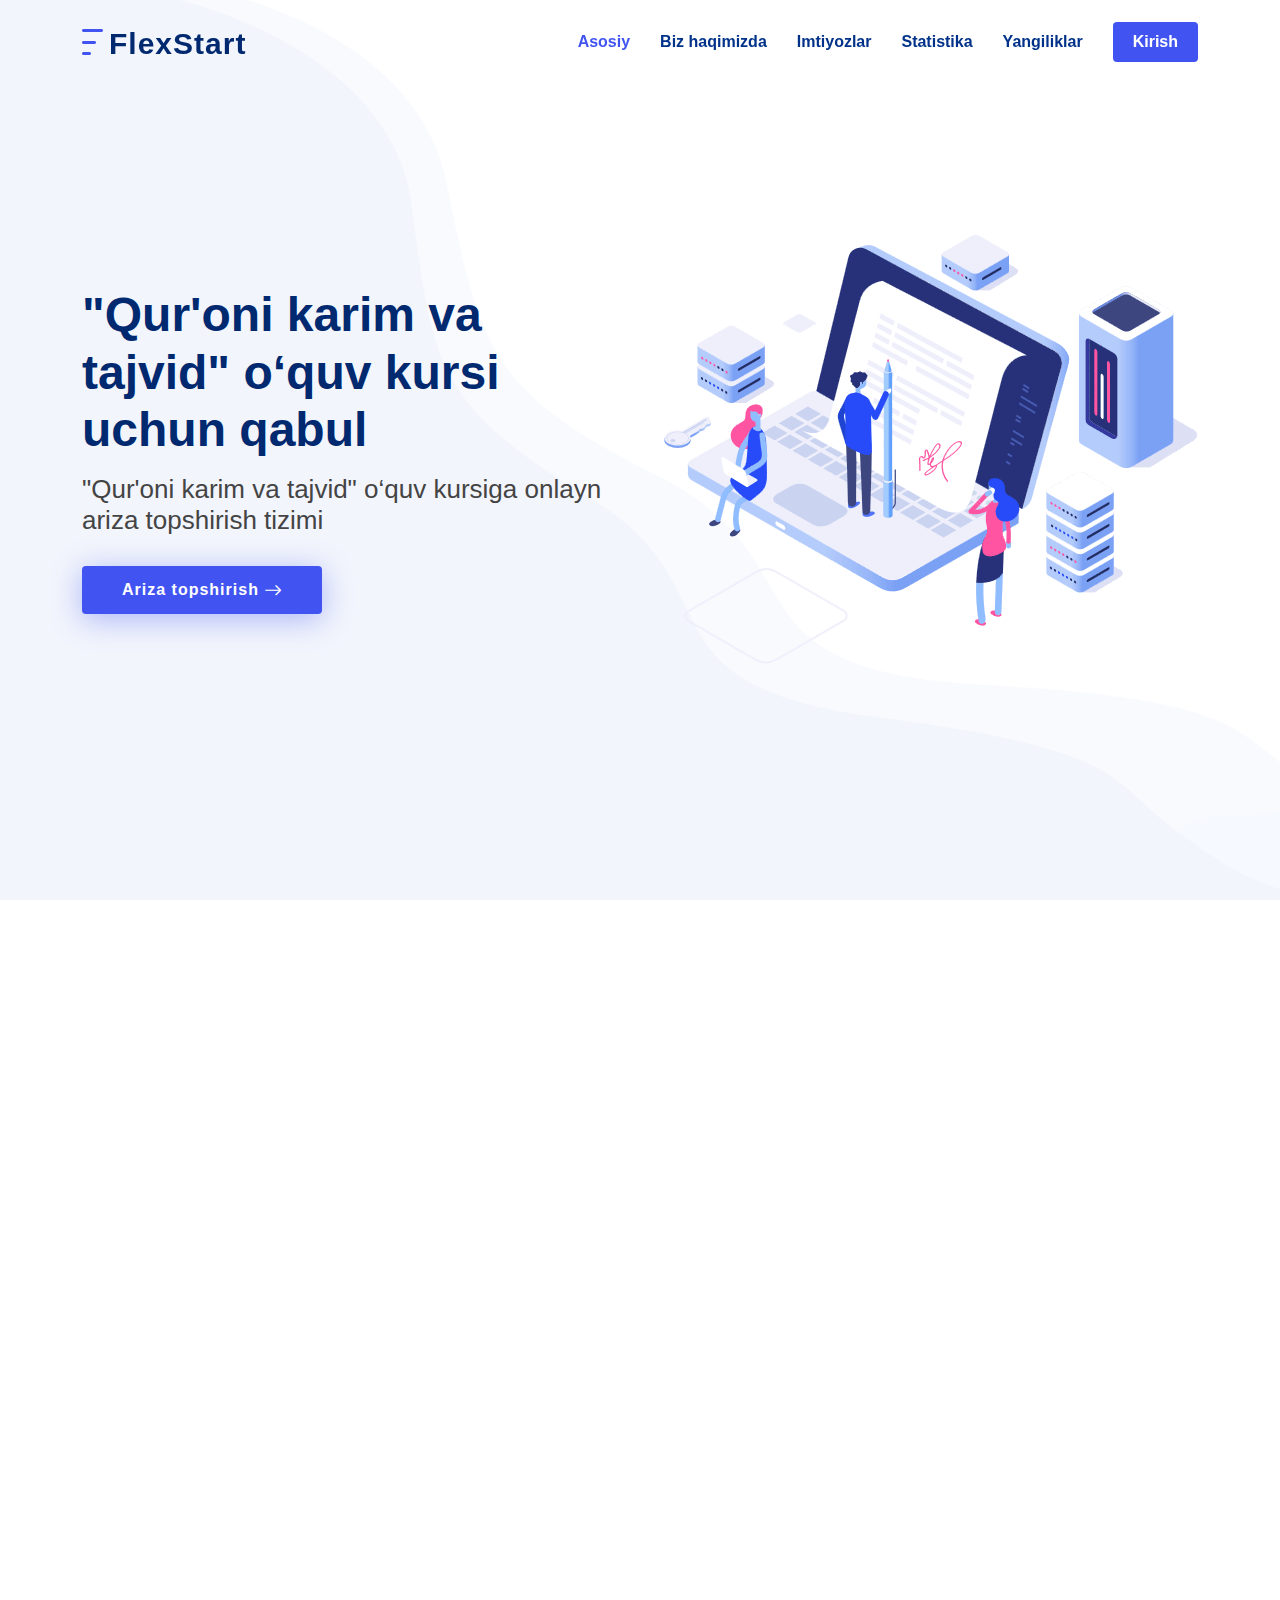
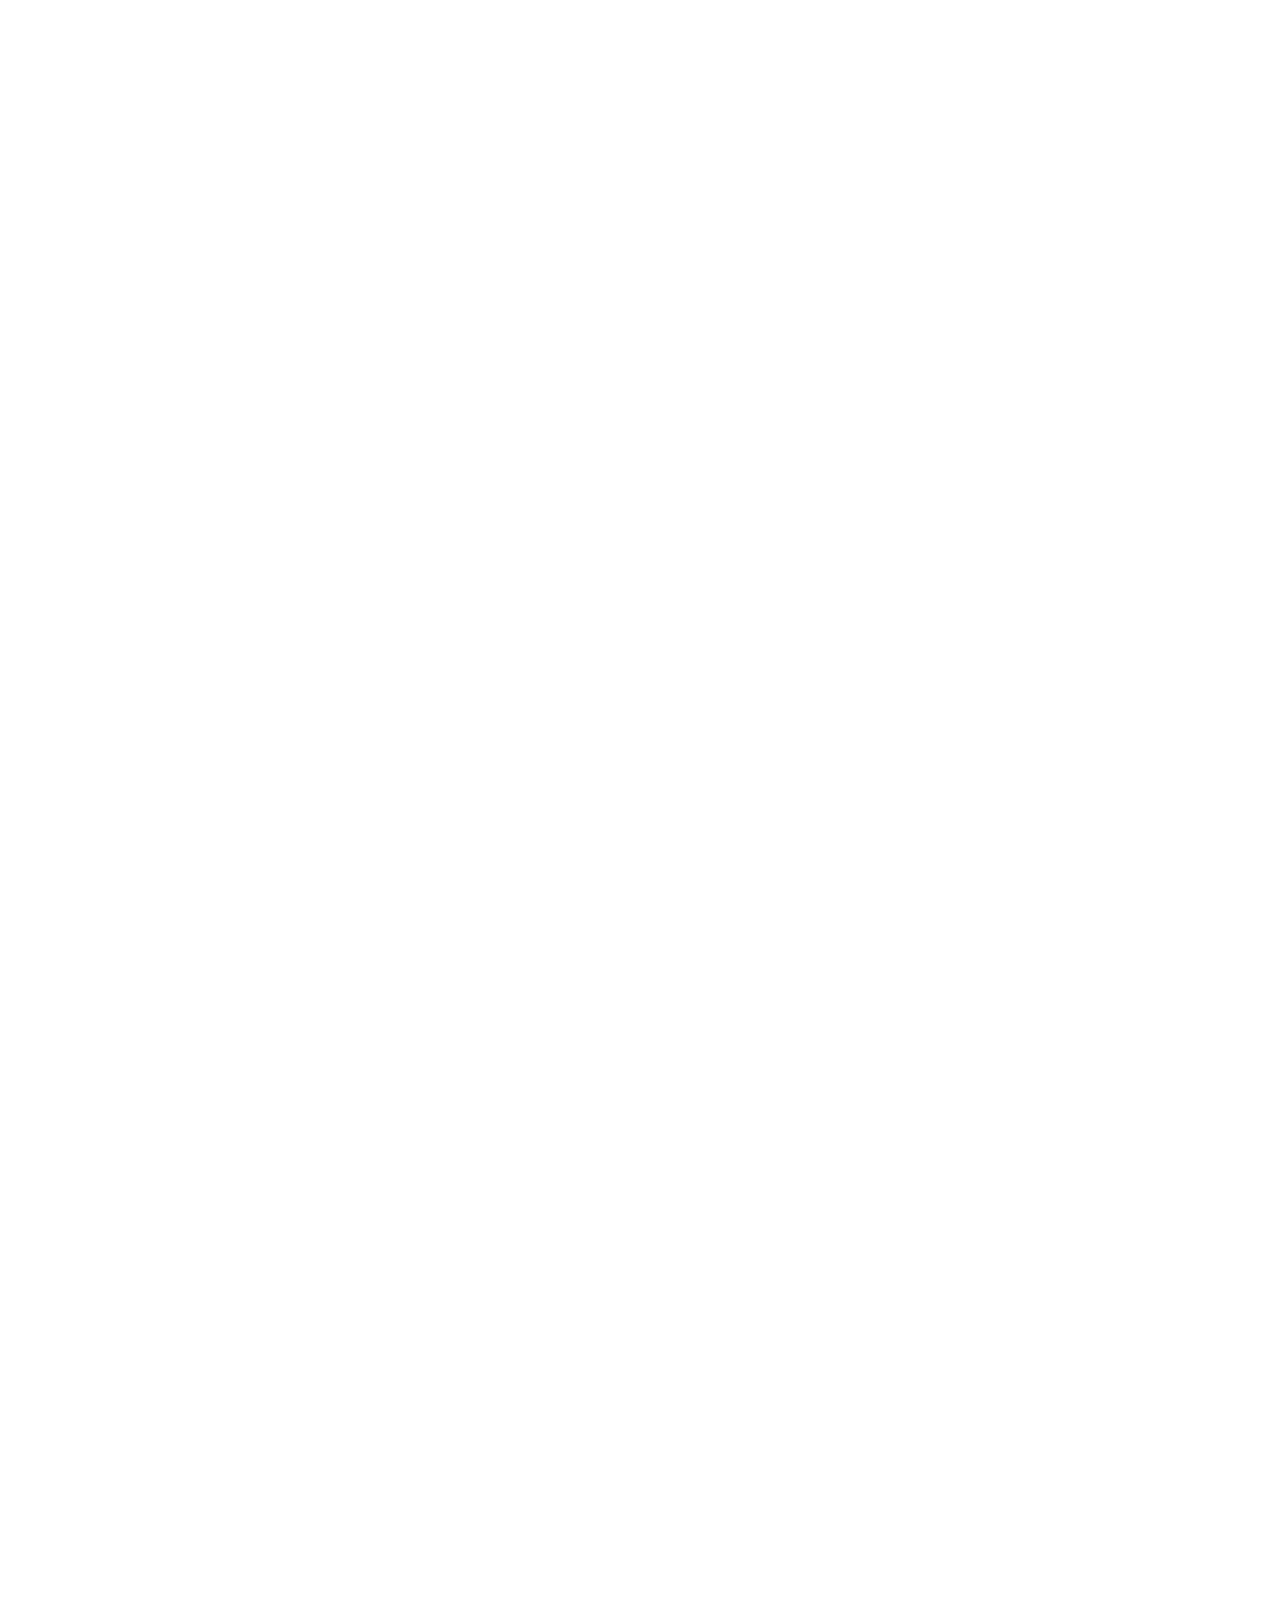
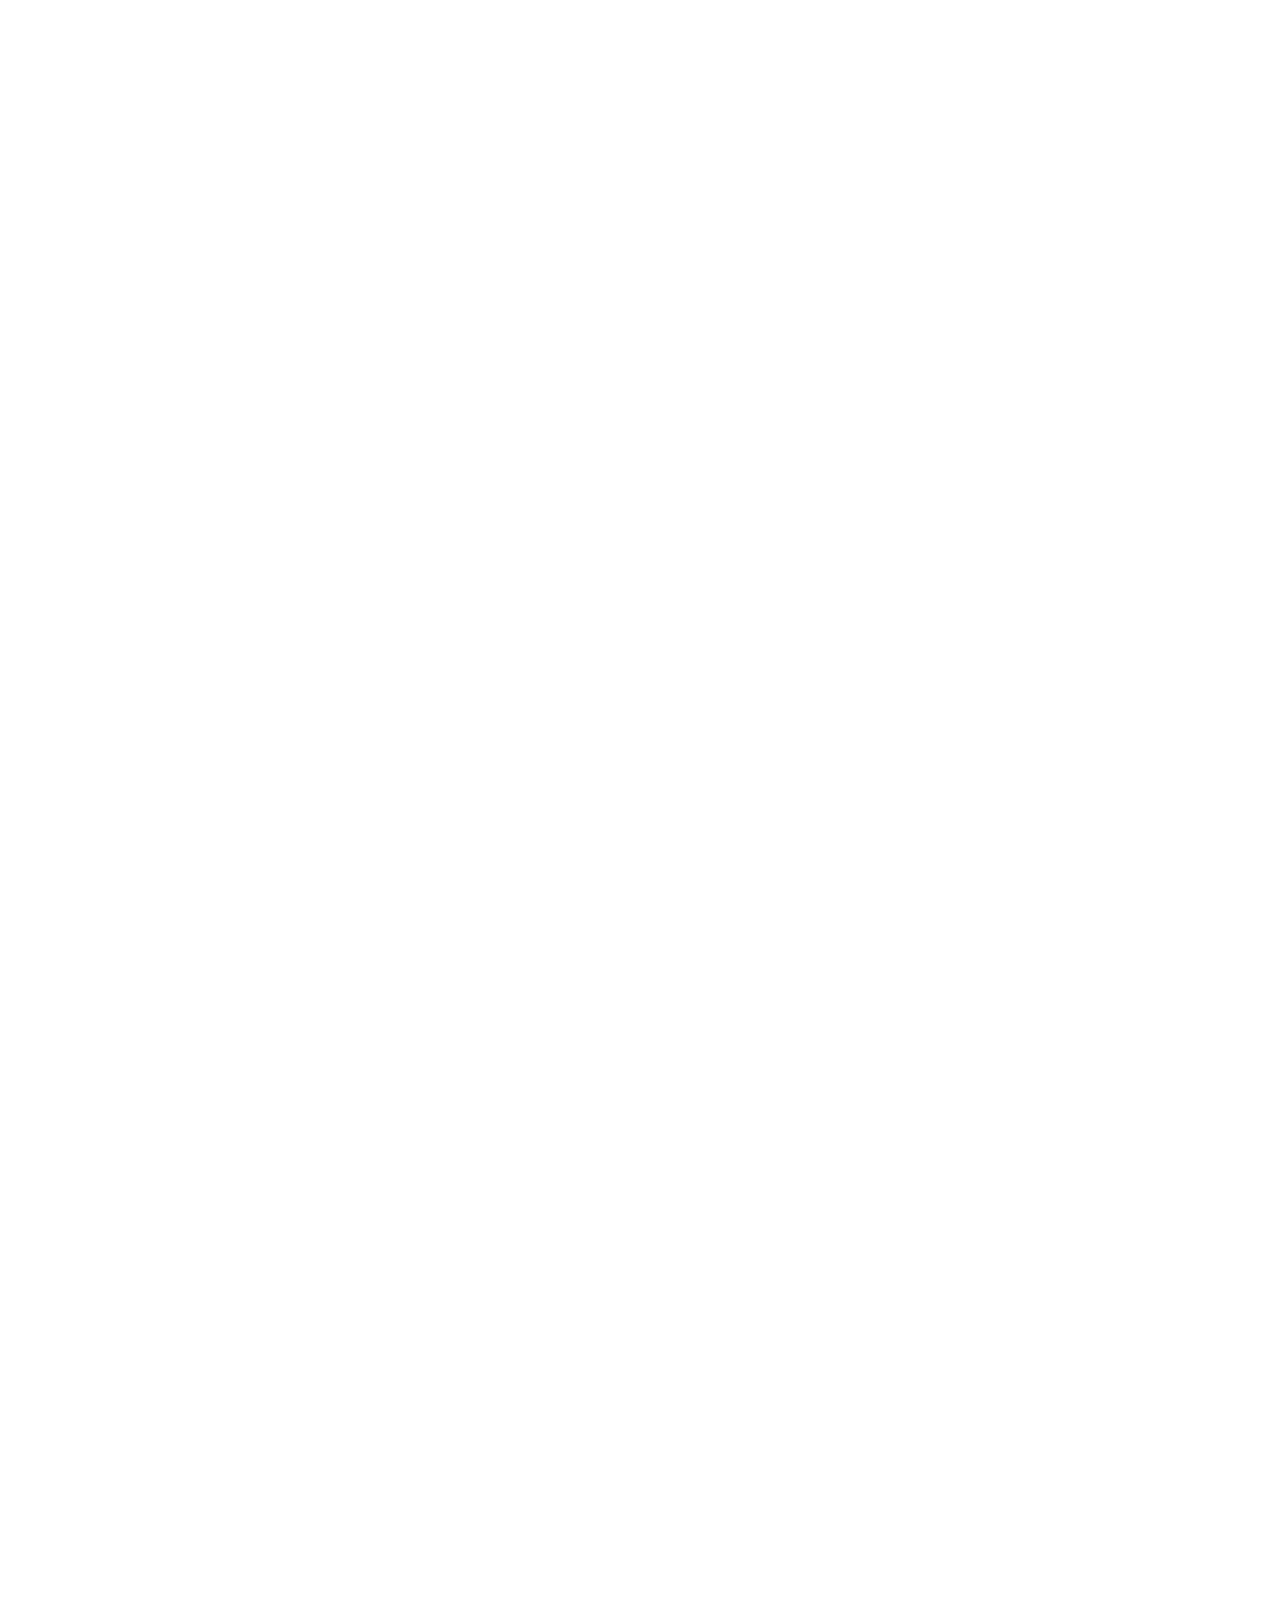
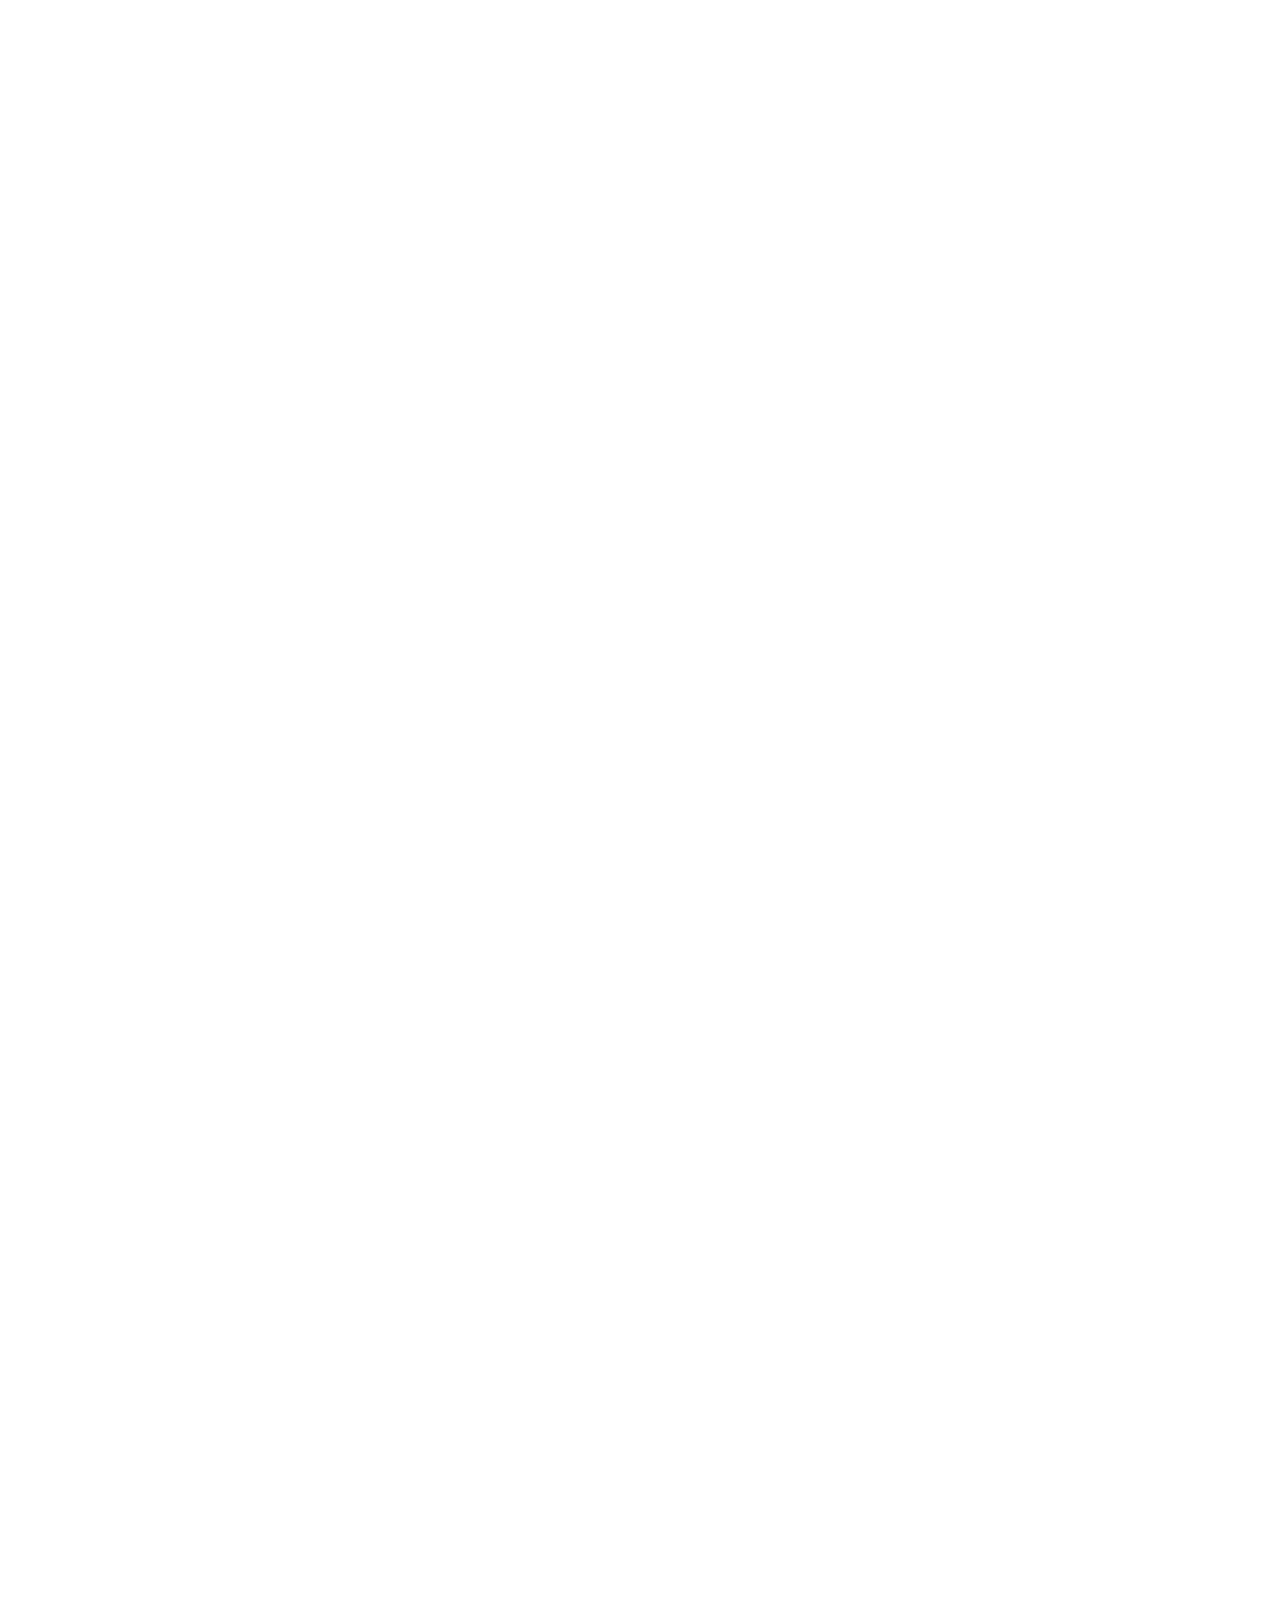
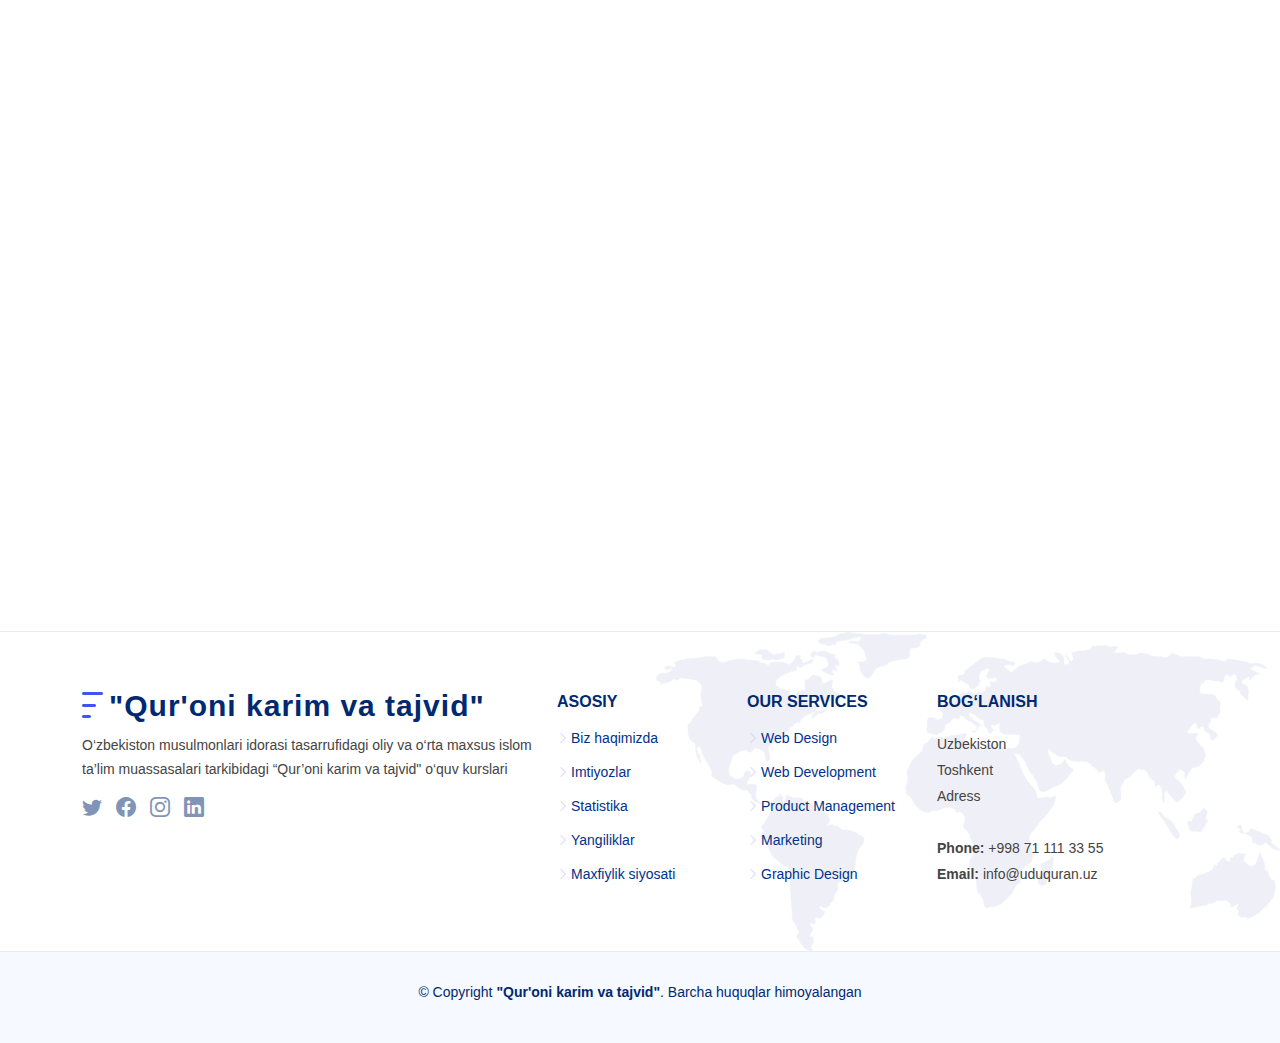
<file: index.html>
<!DOCTYPE html>
<html lang="en">

<head>
  <meta charset="utf-8">
  <meta content="width=device-width, initial-scale=1.0" name="viewport">

  <title>FlexStart Bootstrap Template - Index</title>
  <meta content="" name="description">
  <meta content="" name="keywords">

  <!-- Favicons -->
  <link href="assets/img/favicon.png" rel="icon">
  <link href="assets/img/apple-touch-icon.png" rel="apple-touch-icon">

  <!-- Google Fonts -->
  <link href="https://fonts.googleapis.com/css2?family=Poppins:ital,wght@0,100;0,200;0,300;0,400;0,500;0,600;0,700;0,800;0,900;1,100;1,200;1,300;1,400;1,500;1,600;1,700;1,800;1,900&display=swap" rel="stylesheet">
  <!-- <link href="https://fonts.googleapis.com/css?family=Open+Sans:300,300i,400,400i,600,600i,700,700i|Nunito:300,300i,400,400i,600,600i,700,700i|Poppins:300,300i,400,400i,500,500i,600,600i,700,700i" rel="stylesheet"> -->

  <!-- Vendor CSS Files -->
  <link href="assets/vendor/aos/aos.css" rel="stylesheet">
  <link href="assets/vendor/bootstrap/css/bootstrap.min.css" rel="stylesheet">
  <link href="assets/vendor/bootstrap-icons/bootstrap-icons.css" rel="stylesheet">
  <link href="assets/vendor/glightbox/css/glightbox.min.css" rel="stylesheet">
  <link href="assets/vendor/remixicon/remixicon.css" rel="stylesheet">
  <link href="assets/vendor/swiper/swiper-bundle.min.css" rel="stylesheet">

  <!-- Template Main CSS File -->
  <link href="assets/css/style.css" rel="stylesheet">

  <!-- =======================================================
  * Template Name: FlexStart
  * Updated: Jan 29 2024 with Bootstrap v5.3.2
  * Template URL: https://bootstrapmade.com/flexstart-bootstrap-startup-template/
  * Author: BootstrapMade.com
  * License: https://bootstrapmade.com/license/
  ======================================================== -->
</head>

<body>

  <!-- ======= Header ======= -->
  <header id="header" class="header fixed-top">
    <div class="container-fluid container-xl d-flex align-items-center justify-content-between">

      <a href="index.html" class="logo d-flex align-items-center">
        <img src="assets/img/logo.png" alt="">
        <span>FlexStart</span>
      </a>

      <nav id="navbar" class="navbar">
        <ul>
          <li><a class="nav-link scrollto active" href="#hero">Asosiy</a></li>
          <li><a class="nav-link scrollto" href="#about">Biz haqimizda</a></li>
          <li><a class="nav-link scrollto" href="#services">Imtiyozlar</a></li>
          <li><a class="nav-link scrollto" href="#statistices">Statistika</a></li>
          <!-- <li><a class="nav-link scrollto" href="#portfolio">Portfolio</a></li> -->
          <!-- <li><a class="nav-link scrollto" href="#team">Team</a></li> -->
          <li><a href="blog.html">Yangiliklar</a></li>
         
          <!-- Drop down list -->
          <!-- <li class="dropdown"><a href="#"><span>Drop Down</span> <i class="bi bi-chevron-down"></i></a>
            <ul>
              <li><a href="#">Drop Down 1</a></li>
              <li class="dropdown"><a href="#"><span>Deep Drop Down</span> <i class="bi bi-chevron-right"></i></a>
                <ul>
                  <li><a href="#">Deep Drop Down 1</a></li>
                  <li><a href="#">Deep Drop Down 2</a></li>
                  <li><a href="#">Deep Drop Down 3</a></li>
                  <li><a href="#">Deep Drop Down 4</a></li>
                  <li><a href="#">Deep Drop Down 5</a></li>
                </ul>
              </li>
              <li><a href="#">Drop Down 2</a></li>
              <li><a href="#">Drop Down 3</a></li>
              <li><a href="#">Drop Down 4</a></li>
            </ul>
          </li> -->

          <!-- <li class="dropdown megamenu"><a href="#"><span>Mega Menu</span> <i class="bi bi-chevron-down"></i></a>
            <ul>
              <li>
                <a href="#">Column 1 link 1</a>
                <a href="#">Column 1 link 2</a>
                <a href="#">Column 1 link 3</a>
              </li>
              <li>
                <a href="#">Column 2 link 1</a>
                <a href="#">Column 2 link 2</a>
                <a href="#">Column 3 link 3</a>
              </li>
              <li>
                <a href="#">Column 3 link 1</a>
                <a href="#">Column 3 link 2</a>
                <a href="#">Column 3 link 3</a>
              </li>
              <li>
                <a href="#">Column 4 link 1</a>
                <a href="#">Column 4 link 2</a>
                <a href="#">Column 4 link 3</a>
              </li>
            </ul>
          </li> -->

          <!-- <li><a class="nav-link scrollto" href="#contact">Bog`lanish</a></li> -->
          <li><a class="getstarted scrollto" href="#" id="form-open">Kirish</a></li>
        </ul>
        <i class="bi bi-list mobile-nav-toggle"></i>
      </nav><!-- .navbar -->

    </div>
  </header><!-- End Header -->

  <!-- ======= Hero Section ======= -->
  <section id="hero" class="hero d-flex align-items-center">

    <div class="container">
      <div class="row">
        <div class="col-lg-6 d-flex flex-column justify-content-center">
          <h1 data-aos="fade-up">"Qur'oni karim va tajvid" o‘quv kursi uchun qabul</h1>
          <h2 data-aos="fade-up" data-aos-delay="400">"Qur'oni karim va tajvid" o‘quv kursiga onlayn ariza topshirish tizimi</h2>
          <div data-aos="fade-up" data-aos-delay="600">
            <div class="text-center text-lg-start">
              <a href="#" class="btn-get-started scrollto d-inline-flex align-items-center justify-content-center align-self-center" id="form-open">
                <span>Ariza topshirish</span>
                <i class="bi bi-arrow-right"></i>
              </a>
            </div>
          </div>
        </div>
        <div class="col-lg-6 hero-img" data-aos="zoom-out" data-aos-delay="200">
          <img src="assets/img/hero-img.png" class="img-fluid" alt="">
        </div>
      </div>
    </div>

    <!-- ========= Form section ======= -->
    <div class="form_container">
      <i class="bi bi-x form-close" ></i>
      <!-- Login form -->
      <div class="form login-form">
        <form action="#">
          <h2>Kirish</h2>
          <div class="input_box">
            <input type="email" placeholder="E-mail manzilni kiriting" required>
            <i class="bi bi-envelope email"></i>
          </div>
          <div class="input_box">
            <input type="password" placeholder="Parolni kiriting" required>
            <i class="bi bi-lock password"></i>
            <i class="bi bi-eye-slash pw_hide"></i>
          </div>

          <div class="option_field">
            <span class="checkbox">
              <input type="checkbox" id="check">
              <label for="check">Eslab qolsin</label>
            </span>
            <a href="#" class="forgot_pw">Parolni unutdingizmi?</a>
          </div>
          
          <button class="button">Kirish</button>

          <div class="login_signup">
            Ro‘yxatdan o‘tmaganmisiz?
            <a href="#" id="signup">Ro‘yxatdan o‘tish</a>
          </div>  
        </form>
      </div>

      <!-- Signup Form -->
      <div class="form signup-form">
        <form action="#">
          <h2>Ro‘yxatdan o‘tish</h2>
          <div class="input_box">
            <input type="email" placeholder="E-mail manzilni kiriting" required>
            <i class="bi bi-envelope email"></i>
          </div>
          <div class="input_box">
            <input type="password" placeholder="Parol yarating" required>
            <i class="bi bi-lock password"></i>
            <i class="bi bi-eye-slash pw_hide"></i>
          </div>

          <div class="input_box">
            <input type="password" placeholder="Parolni takrorlang" required>
            <i class="bi bi-lock password"></i>
            <i class="bi bi-eye-slash pw_hide"></i>
          </div>
             
          <button class="button">Ro‘yxatdan o‘tish</button>

          <div class="login_signup">
            Ro‘yxatdan o‘tganmisiz?
            <a href="#" id="login">Kirish</a>
          </div>  
        </form>
      </div>

    </div>
    <!-- End Form -->

  </section>
  
  <!-- End Hero -->

  
  <main id="main">
    <!-- ======= About Section ======= -->
    <section id="about" class="about">

      <div class="container" data-aos="fade-up">
        <div class="row gx-0">

          <div class="col-lg-6 d-flex flex-column justify-content-center" data-aos="fade-up" data-aos-delay="200">
            <div class="content">
              <h3>Bu qanday kurs</h3>
              <h2>O‘zbekiston musulmonlari idorasi tasarrufidagi oliy va o‘rta maxsus islom ta’lim muassasalari tarkibidagi “Qur’oni karim va tajvid" o‘quv kurslari</h2>
              <p>
                Asos: O‘zbekiston Respublikasi Prezidentining 2018-yil 16-apreldagi PF-5416-sonli Farmoni bilan tasdiqlangan “Diniy-ma’rifiy soha faoliyatini tubdan takomillashtirish bo‘yicha chora-tadbirlar dasturi", 2021-yil 11-avgustdagi O‘zbekiston musulmonlari idorasi Oliy hay’ati yig‘ilishining qarori va rahbariyat roziligi.
              </p>
              <div class="text-center text-lg-start">
                <a href="#" class="btn-read-more d-inline-flex align-items-center justify-content-center align-self-center">
                  <span>Batafsil</span>
                  <i class="bi bi-arrow-right"></i>
                </a>
              </div>
            </div>
          </div>

          <div class="col-lg-6 d-flex align-items-center" data-aos="zoom-out" data-aos-delay="200">
            <img src="assets/img/about.jpg" class="img-fluid" alt="">
          </div>

        </div>
      </div>

    </section><!-- End About Section -->

    <!-- ======= Values Section ======= -->
    <section id="values" class="values">

      <div class="container" data-aos="fade-up">

        <header class="section-header">
          <h2>Our Values</h2>
          <p>Odit est perspiciatis laborum et dicta</p>
        </header>

        <div class="row">

          <div class="col-lg-4" data-aos="fade-up" data-aos-delay="200">
            <div class="box">
              <img src="assets/img/values-1.png" class="img-fluid" alt="">
              <h3>Ad cupiditate sed est odio</h3>
              <p>Eum ad dolor et. Autem aut fugiat debitis voluptatem consequuntur sit. Et veritatis id.</p>
            </div>
          </div>

          <div class="col-lg-4 mt-4 mt-lg-0" data-aos="fade-up" data-aos-delay="400">
            <div class="box">
              <img src="assets/img/values-2.png" class="img-fluid" alt="">
              <h3>Voluptatem voluptatum alias</h3>
              <p>Repudiandae amet nihil natus in distinctio suscipit id. Doloremque ducimus ea sit non.</p>
            </div>
          </div>

          <div class="col-lg-4 mt-4 mt-lg-0" data-aos="fade-up" data-aos-delay="600">
            <div class="box">
              <img src="assets/img/values-3.png" class="img-fluid" alt="">
              <h3>Fugit cupiditate alias nobis.</h3>
              <p>Quam rem vitae est autem molestias explicabo debitis sint. Vero aliquid quidem commodi.</p>
            </div>
          </div>

        </div>

      </div>

    </section><!-- End Values Section -->

    <!-- ======= Counts Section ======= -->
    <section id="counts" class="counts">
      <div class="container" data-aos="fade-up">

        <div class="row gy-4">

          <div class="col-lg-3 col-md-6">
            <div class="count-box">
              <i class="bi bi-emoji-smile"></i>
              <div>
                <span data-purecounter-start="0" data-purecounter-end="232" data-purecounter-duration="1" class="purecounter"></span>
                <p>Happy Clients</p>
              </div>
            </div>
          </div>

          <div class="col-lg-3 col-md-6">
            <div class="count-box">
              <i class="bi bi-journal-richtext" style="color: #ee6c20;"></i>
              <div>
                <span data-purecounter-start="0" data-purecounter-end="521" data-purecounter-duration="1" class="purecounter"></span>
                <p>Projects</p>
              </div>
            </div>
          </div>

          <div class="col-lg-3 col-md-6">
            <div class="count-box">
              <i class="bi bi-headset" style="color: #15be56;"></i>
              <div>
                <span data-purecounter-start="0" data-purecounter-end="1463" data-purecounter-duration="1" class="purecounter"></span>
                <p>Hours Of Support</p>
              </div>
            </div>
          </div>

          <div class="col-lg-3 col-md-6">
            <div class="count-box">
              <i class="bi bi-people" style="color: #bb0852;"></i>
              <div>
                <span data-purecounter-start="0" data-purecounter-end="15" data-purecounter-duration="1" class="purecounter"></span>
                <p>Hard Workers</p>
              </div>
            </div>
          </div>

        </div>

      </div>
    </section><!-- End Counts Section -->

    <!-- ======= Features Section ======= -->
    <section id="features" class="features">

      <div class="container" data-aos="fade-up">

        <header class="section-header">
          <h2>Features</h2>
          <p>Laboriosam et omnis fuga quis dolor direda fara</p>
        </header>

        <div class="row">

          <div class="col-lg-6">
            <img src="assets/img/features.png" class="img-fluid" alt="">
          </div>

          <div class="col-lg-6 mt-5 mt-lg-0 d-flex">
            <div class="row align-self-center gy-4">

              <div class="col-md-6" data-aos="zoom-out" data-aos-delay="200">
                <div class="feature-box d-flex align-items-center">
                  <i class="bi bi-check"></i>
                  <h3>Eos aspernatur rem</h3>
                </div>
              </div>

              <div class="col-md-6" data-aos="zoom-out" data-aos-delay="300">
                <div class="feature-box d-flex align-items-center">
                  <i class="bi bi-check"></i>
                  <h3>Facilis neque ipsa</h3>
                </div>
              </div>

              <div class="col-md-6" data-aos="zoom-out" data-aos-delay="400">
                <div class="feature-box d-flex align-items-center">
                  <i class="bi bi-check"></i>
                  <h3>Volup amet voluptas</h3>
                </div>
              </div>

              <div class="col-md-6" data-aos="zoom-out" data-aos-delay="500">
                <div class="feature-box d-flex align-items-center">
                  <i class="bi bi-check"></i>
                  <h3>Rerum omnis sint</h3>
                </div>
              </div>

              <div class="col-md-6" data-aos="zoom-out" data-aos-delay="600">
                <div class="feature-box d-flex align-items-center">
                  <i class="bi bi-check"></i>
                  <h3>Alias possimus</h3>
                </div>
              </div>

              <div class="col-md-6" data-aos="zoom-out" data-aos-delay="700">
                <div class="feature-box d-flex align-items-center">
                  <i class="bi bi-check"></i>
                  <h3>Repellendus mollitia</h3>
                </div>
              </div>

            </div>
          </div>

        </div> <!-- / row -->

        <!-- Feature Tabs -->
        <div class="row feture-tabs" data-aos="fade-up">
          <div class="col-lg-6">
            <h3>Neque officiis dolore maiores et exercitationem quae est seda lidera pat claero</h3>

            <!-- Tabs -->
            <ul class="nav nav-pills mb-3">
              <li>
                <a class="nav-link active" data-bs-toggle="pill" href="#tab1">Saepe fuga</a>
              </li>
              <li>
                <a class="nav-link" data-bs-toggle="pill" href="#tab2">Voluptates</a>
              </li>
              <li>
                <a class="nav-link" data-bs-toggle="pill" href="#tab3">Corrupti</a>
              </li>
            </ul><!-- End Tabs -->

            <!-- Tab Content -->
            <div class="tab-content">

              <div class="tab-pane fade show active" id="tab1">
                <p>Consequuntur inventore voluptates consequatur aut vel et. Eos doloribus expedita. Sapiente atque consequatur minima nihil quae aspernatur quo suscipit voluptatem.</p>
                <div class="d-flex align-items-center mb-2">
                  <i class="bi bi-check2"></i>
                  <h4>Repudiandae rerum velit modi et officia quasi facilis</h4>
                </div>
                <p>Laborum omnis voluptates voluptas qui sit aliquam blanditiis. Sapiente minima commodi dolorum non eveniet magni quaerat nemo et.</p>
                <div class="d-flex align-items-center mb-2">
                  <i class="bi bi-check2"></i>
                  <h4>Incidunt non veritatis illum ea ut nisi</h4>
                </div>
                <p>Non quod totam minus repellendus autem sint velit. Rerum debitis facere soluta tenetur. Iure molestiae assumenda sunt qui inventore eligendi voluptates nisi at. Dolorem quo tempora. Quia et perferendis.</p>
              </div><!-- End Tab 1 Content -->

              <div class="tab-pane fade show" id="tab2">
                <p>Consequuntur inventore voluptates consequatur aut vel et. Eos doloribus expedita. Sapiente atque consequatur minima nihil quae aspernatur quo suscipit voluptatem.</p>
                <div class="d-flex align-items-center mb-2">
                  <i class="bi bi-check2"></i>
                  <h4>Repudiandae rerum velit modi et officia quasi facilis</h4>
                </div>
                <p>Laborum omnis voluptates voluptas qui sit aliquam blanditiis. Sapiente minima commodi dolorum non eveniet magni quaerat nemo et.</p>
                <div class="d-flex align-items-center mb-2">
                  <i class="bi bi-check2"></i>
                  <h4>Incidunt non veritatis illum ea ut nisi</h4>
                </div>
                <p>Non quod totam minus repellendus autem sint velit. Rerum debitis facere soluta tenetur. Iure molestiae assumenda sunt qui inventore eligendi voluptates nisi at. Dolorem quo tempora. Quia et perferendis.</p>
              </div><!-- End Tab 2 Content -->

              <div class="tab-pane fade show" id="tab3">
                <p>Consequuntur inventore voluptates consequatur aut vel et. Eos doloribus expedita. Sapiente atque consequatur minima nihil quae aspernatur quo suscipit voluptatem.</p>
                <div class="d-flex align-items-center mb-2">
                  <i class="bi bi-check2"></i>
                  <h4>Repudiandae rerum velit modi et officia quasi facilis</h4>
                </div>
                <p>Laborum omnis voluptates voluptas qui sit aliquam blanditiis. Sapiente minima commodi dolorum non eveniet magni quaerat nemo et.</p>
                <div class="d-flex align-items-center mb-2">
                  <i class="bi bi-check2"></i>
                  <h4>Incidunt non veritatis illum ea ut nisi</h4>
                </div>
                <p>Non quod totam minus repellendus autem sint velit. Rerum debitis facere soluta tenetur. Iure molestiae assumenda sunt qui inventore eligendi voluptates nisi at. Dolorem quo tempora. Quia et perferendis.</p>
              </div><!-- End Tab 3 Content -->

            </div>

          </div>

          <div class="col-lg-6">
            <img src="assets/img/features-2.png" class="img-fluid" alt="">
          </div>

        </div><!-- End Feature Tabs -->

        <!-- Feature Icons -->
        <div class="row feature-icons" data-aos="fade-up">
          <h3>Ratione mollitia eos ab laudantium rerum beatae quo</h3>

          <div class="row">

            <div class="col-xl-4 text-center" data-aos="fade-right" data-aos-delay="100">
              <img src="assets/img/features-3.png" class="img-fluid p-4" alt="">
            </div>

            <div class="col-xl-8 d-flex content">
              <div class="row align-self-center gy-4">

                <div class="col-md-6 icon-box" data-aos="fade-up">
                  <i class="ri-line-chart-line"></i>
                  <div>
                    <h4>Corporis voluptates sit</h4>
                    <p>Consequuntur sunt aut quasi enim aliquam quae harum pariatur laboris nisi ut aliquip</p>
                  </div>
                </div>

                <div class="col-md-6 icon-box" data-aos="fade-up" data-aos-delay="100">
                  <i class="ri-stack-line"></i>
                  <div>
                    <h4>Ullamco laboris nisi</h4>
                    <p>Excepteur sint occaecat cupidatat non proident, sunt in culpa qui officia deserunt</p>
                  </div>
                </div>

                <div class="col-md-6 icon-box" data-aos="fade-up" data-aos-delay="200">
                  <i class="ri-brush-4-line"></i>
                  <div>
                    <h4>Labore consequatur</h4>
                    <p>Aut suscipit aut cum nemo deleniti aut omnis. Doloribus ut maiores omnis facere</p>
                  </div>
                </div>

                <div class="col-md-6 icon-box" data-aos="fade-up" data-aos-delay="300">
                  <i class="ri-magic-line"></i>
                  <div>
                    <h4>Beatae veritatis</h4>
                    <p>Expedita veritatis consequuntur nihil tempore laudantium vitae denat pacta</p>
                  </div>
                </div>

                <div class="col-md-6 icon-box" data-aos="fade-up" data-aos-delay="400">
                  <i class="ri-command-line"></i>
                  <div>
                    <h4>Molestiae dolor</h4>
                    <p>Et fuga et deserunt et enim. Dolorem architecto ratione tensa raptor marte</p>
                  </div>
                </div>

                <div class="col-md-6 icon-box" data-aos="fade-up" data-aos-delay="500">
                  <i class="ri-radar-line"></i>
                  <div>
                    <h4>Explicabo consectetur</h4>
                    <p>Est autem dicta beatae suscipit. Sint veritatis et sit quasi ab aut inventore</p>
                  </div>
                </div>

              </div>
            </div>

          </div>

        </div><!-- End Feature Icons -->

      </div>

    </section><!-- End Features Section -->

    <!-- ======= Services Section ======= -->
    <section id="services" class="services">

      <div class="container" data-aos="fade-up">

        <header class="section-header">
          <h2>Imtiyozlar</h2>
          <p>O‘quv kursiga hujjat topshiruvchilar uchun imtiyozlar</p>
        </header>

        <div class="row gy-4">

          <div class="col-lg-4 col-md-6" data-aos="fade-up" data-aos-delay="200">
            <div class="service-box blue">
              <i class="ri-discuss-line icon"></i>
              <h3>Ko‘rish imkoniyati cheklanganlarga</h3>
              <p>Provident nihil minus qui consequatur non omnis maiores. Eos accusantium minus dolores iure perferendis tempore et consequatur.</p>
              <a href="#" class="read-more"><span>Batafsil</span> <i class="bi bi-arrow-right"></i></a>
            </div>
          </div>

          <div class="col-lg-4 col-md-6" data-aos="fade-up" data-aos-delay="300">
            <div class="service-box orange">
              <i class="ri-discuss-line icon"></i>
              <h3>Eshitish va nutqida nuqsoni borlarga</h3>
              <p>Ut autem aut autem non a. Sint sint sit facilis nam iusto sint. Libero corrupti neque eum hic non ut nesciunt dolorem.</p>
              <a href="#" class="read-more"><span>Batafsil</span> <i class="bi bi-arrow-right"></i></a>
            </div>
          </div>

          <div class="col-lg-4 col-md-6" data-aos="fade-up" data-aos-delay="400">
            <div class="service-box green">
              <i class="ri-discuss-line icon"></i>
              <h3>I yoki II guruh nogironligi borlarga</h3>
              <p>Ut excepturi voluptatem nisi sed. Quidem fuga consequatur. Minus ea aut. Vel qui id voluptas adipisci eos earum corrupti.</p>
              <a href="#" class="read-more"><span>Batafsil</span> <i class="bi bi-arrow-right"></i></a>
            </div>
          </div>

          <!-- <div class="col-lg-4 col-md-6" data-aos="fade-up" data-aos-delay="500">
            <div class="service-box red">
              <i class="ri-discuss-line icon"></i>
              <h3>Asperiores Commodi</h3>
              <p>Non et temporibus minus omnis sed dolor esse consequatur. Cupiditate sed error ea fuga sit provident adipisci neque.</p>
              <a href="#" class="read-more"><span>Read More</span> <i class="bi bi-arrow-right"></i></a>
            </div>
          </div>

          <div class="col-lg-4 col-md-6" data-aos="fade-up" data-aos-delay="600">
            <div class="service-box purple">
              <i class="ri-discuss-line icon"></i>
              <h3>Velit Doloremque.</h3>
              <p>Cumque et suscipit saepe. Est maiores autem enim facilis ut aut ipsam corporis aut. Sed animi at autem alias eius labore.</p>
              <a href="#" class="read-more"><span>Read More</span> <i class="bi bi-arrow-right"></i></a>
            </div>
          </div>

          <div class="col-lg-4 col-md-6" data-aos="fade-up" data-aos-delay="700">
            <div class="service-box pink">
              <i class="ri-discuss-line icon"></i>
              <h3>Dolori Architecto</h3>
              <p>Hic molestias ea quibusdam eos. Fugiat enim doloremque aut neque non et debitis iure. Corrupti recusandae ducimus enim.</p>
              <a href="#" class="read-more"><span>Read More</span> <i class="bi bi-arrow-right"></i></a>
            </div>
          </div> -->

        </div>

      </div>

    </section><!-- End Services Section -->

    <!-- ======= Pricing Section ======= -->
    <!-- <section id="pricing" class="pricing">

      <div class="container" data-aos="fade-up">

        <header class="section-header">
          <h2>Pricing</h2>
          <p>Check our Pricing</p>
        </header>

        <div class="row gy-4" data-aos="fade-left">

          <div class="col-lg-3 col-md-6" data-aos="zoom-in" data-aos-delay="100">
            <div class="box">
              <h3 style="color: #07d5c0;">Free Plan</h3>
              <div class="price"><sup>$</sup>0<span> / mo</span></div>
              <img src="assets/img/pricing-free.png" class="img-fluid" alt="">
              <ul>
                <li>Aida dere</li>
                <li>Nec feugiat nisl</li>
                <li>Nulla at volutpat dola</li>
                <li class="na">Pharetra massa</li>
                <li class="na">Massa ultricies mi</li>
              </ul>
              <a href="#" class="btn-buy">Buy Now</a>
            </div>
          </div>

          <div class="col-lg-3 col-md-6" data-aos="zoom-in" data-aos-delay="200">
            <div class="box">
              <span class="featured">Featured</span>
              <h3 style="color: #65c600;">Starter Plan</h3>
              <div class="price"><sup>$</sup>19<span> / mo</span></div>
              <img src="assets/img/pricing-starter.png" class="img-fluid" alt="">
              <ul>
                <li>Aida dere</li>
                <li>Nec feugiat nisl</li>
                <li>Nulla at volutpat dola</li>
                <li>Pharetra massa</li>
                <li class="na">Massa ultricies mi</li>
              </ul>
              <a href="#" class="btn-buy">Buy Now</a>
            </div>
          </div>

          <div class="col-lg-3 col-md-6" data-aos="zoom-in" data-aos-delay="300">
            <div class="box">
              <h3 style="color: #ff901c;">Business Plan</h3>
              <div class="price"><sup>$</sup>29<span> / mo</span></div>
              <img src="assets/img/pricing-business.png" class="img-fluid" alt="">
              <ul>
                <li>Aida dere</li>
                <li>Nec feugiat nisl</li>
                <li>Nulla at volutpat dola</li>
                <li>Pharetra massa</li>
                <li>Massa ultricies mi</li>
              </ul>
              <a href="#" class="btn-buy">Buy Now</a>
            </div>
          </div>

          <div class="col-lg-3 col-md-6" data-aos="zoom-in" data-aos-delay="400">
            <div class="box">
              <h3 style="color: #ff0071;">Ultimate Plan</h3>
              <div class="price"><sup>$</sup>49<span> / mo</span></div>
              <img src="assets/img/pricing-ultimate.png" class="img-fluid" alt="">
              <ul>
                <li>Aida dere</li>
                <li>Nec feugiat nisl</li>
                <li>Nulla at volutpat dola</li>
                <li>Pharetra massa</li>
                <li>Massa ultricies mi</li>
              </ul>
              <a href="#" class="btn-buy">Buy Now</a>
            </div>
          </div>

        </div>

      </div>

    </section>End Pricing Section -->

    <!-- ======= F.A.Q Section ======= -->
    <section id="faq" class="faq">

      <div class="container" data-aos="fade-up">

        <header class="section-header">
          <h2>F.A.Q</h2>
          <p>Tez-tez so'raladigan savollar</p>
        </header>

        <div class="row">
          <div class="col-lg-6">
            <!-- F.A.Q List 1-->
            <div class="accordion accordion-flush" id="faqlist1">
              <div class="accordion-item">
                <h2 class="accordion-header">
                  <button class="accordion-button collapsed" type="button" data-bs-toggle="collapse" data-bs-target="#faq-content-1">
                    "Qur'oni karim va tajvid" o'quv kursi qayerda joylashgan?
                  </button>
                </h2>
                <div id="faq-content-1" class="accordion-collapse collapse" data-bs-parent="#faqlist1">
                  <div class="accordion-body">
                    Feugiat pretium nibh ipsum consequat. Tempus iaculis urna id volutpat lacus laoreet non curabitur gravida. Venenatis lectus magna fringilla urna porttitor rhoncus dolor purus non.
                  </div>
                </div>
              </div>

              <div class="accordion-item">
                <h2 class="accordion-header">
                  <button class="accordion-button collapsed" type="button" data-bs-toggle="collapse" data-bs-target="#faq-content-2">
                    "Qur'oni karim va tajvid" o'quv kursiga necha yoshdan qabul qilinadi?
                  </button>
                </h2>
                <div id="faq-content-2" class="accordion-collapse collapse" data-bs-parent="#faqlist1">
                  <div class="accordion-body">
                    Dolor sit amet consectetur adipiscing elit pellentesque habitant morbi. Id interdum velit laoreet id donec ultrices. Fringilla phasellus faucibus scelerisque eleifend donec pretium. Est pellentesque elit ullamcorper dignissim. Mauris ultrices eros in cursus turpis massa tincidunt dui.
                  </div>
                </div>
              </div>

              <div class="accordion-item">
                <h2 class="accordion-header">
                  <button class="accordion-button collapsed" type="button" data-bs-toggle="collapse" data-bs-target="#faq-content-3">
                    Dars mashg'ulotlari qancha muddat davom etadi?
                  </button>
                </h2>
                <div id="faq-content-3" class="accordion-collapse collapse" data-bs-parent="#faqlist1">
                  <div class="accordion-body">
                    Eleifend mi in nulla posuere sollicitudin aliquam ultrices sagittis orci. Faucibus pulvinar elementum integer enim. Sem nulla pharetra diam sit amet nisl suscipit. Rutrum tellus pellentesque eu tincidunt. Lectus urna duis convallis convallis tellus. Urna molestie at elementum eu facilisis sed odio morbi quis
                  </div>
                </div>
              </div>

            </div>
          </div>

          <div class="col-lg-6">

            <!-- F.A.Q List 2-->
            <div class="accordion accordion-flush" id="faqlist2">

              <div class="accordion-item">
                <h2 class="accordion-header">
                  <button class="accordion-button collapsed" type="button" data-bs-toggle="collapse" data-bs-target="#faq2-content-1">
                    Darslar haftada necha kun boʻladi va qaysi kunlar?
                  </button>
                </h2>
                <div id="faq2-content-1" class="accordion-collapse collapse" data-bs-parent="#faqlist2">
                  <div class="accordion-body">
                    Dolor sit amet consectetur adipiscing elit pellentesque habitant morbi. Id interdum velit laoreet id donec ultrices. Fringilla phasellus faucibus scelerisque eleifend donec pretium. Est pellentesque elit ullamcorper dignissim. Mauris ultrices eros in cursus turpis massa tincidunt dui.
                  </div>
                </div>
              </div>

              <div class="accordion-item">
                <h2 class="accordion-header">
                  <button class="accordion-button collapsed" type="button" data-bs-toggle="collapse" data-bs-target="#faq2-content-2">
                    Darslar qaysi vaqtlarda boshlanadi?
                  </button>
                </h2>
                <div id="faq2-content-2" class="accordion-collapse collapse" data-bs-parent="#faqlist2">
                  <div class="accordion-body">
                    Molestie a iaculis at erat pellentesque adipiscing commodo. Dignissim suspendisse in est ante in. Nunc vel risus commodo viverra maecenas accumsan. Sit amet nisl suscipit adipiscing bibendum est. Purus gravida quis blandit turpis cursus in
                  </div>
                </div>
              </div>

              <div class="accordion-item">
                <h2 class="accordion-header">
                  <button class="accordion-button collapsed" type="button" data-bs-toggle="collapse" data-bs-target="#faq2-content-3">
                    Qanday bog'lansam bo'ladi?
                  </button>
                </h2>
                <div id="faq2-content-3" class="accordion-collapse collapse" data-bs-parent="#faqlist2">
                  <div class="accordion-body">
                    Laoreet sit amet cursus sit amet dictum sit amet justo. Mauris vitae ultricies leo integer malesuada nunc vel. Tincidunt eget nullam non nisi est sit amet. Turpis nunc eget lorem dolor sed. Ut venenatis tellus in metus vulputate eu scelerisque. Pellentesque diam volutpat commodo sed egestas egestas fringilla phasellus faucibus. Nibh tellus molestie nunc non blandit massa enim nec.
                  </div>
                </div>
              </div>

            </div>
          </div>

        </div>

      </div>

    </section><!-- End F.A.Q Section -->

    <!-- ======= Portfolio Section ======= -->
    <!-- <section id="portfolio" class="portfolio">

      <div class="container" data-aos="fade-up">

        <header class="section-header">
          <h2>Portfolio</h2>
          <p>Check our latest work</p>
        </header>

        <div class="row" data-aos="fade-up" data-aos-delay="100">
          <div class="col-lg-12 d-flex justify-content-center">
            <ul id="portfolio-flters">
              <li data-filter="*" class="filter-active">All</li>
              <li data-filter=".filter-app">App</li>
              <li data-filter=".filter-card">Card</li>
              <li data-filter=".filter-web">Web</li>
            </ul>
          </div>
        </div>

        <div class="row gy-4 portfolio-container" data-aos="fade-up" data-aos-delay="200">

          <div class="col-lg-4 col-md-6 portfolio-item filter-app">
            <div class="portfolio-wrap">
              <img src="assets/img/portfolio/portfolio-1.jpg" class="img-fluid" alt="">
              <div class="portfolio-info">
                <h4>App 1</h4>
                <p>App</p>
                <div class="portfolio-links">
                  <a href="assets/img/portfolio/portfolio-1.jpg" data-gallery="portfolioGallery" class="portfokio-lightbox" title="App 1"><i class="bi bi-plus"></i></a>
                  <a href="portfolio-details.html" title="More Details"><i class="bi bi-link"></i></a>
                </div>
              </div>
            </div>
          </div>

          <div class="col-lg-4 col-md-6 portfolio-item filter-web">
            <div class="portfolio-wrap">
              <img src="assets/img/portfolio/portfolio-2.jpg" class="img-fluid" alt="">
              <div class="portfolio-info">
                <h4>Web 3</h4>
                <p>Web</p>
                <div class="portfolio-links">
                  <a href="assets/img/portfolio/portfolio-2.jpg" data-gallery="portfolioGallery" class="portfokio-lightbox" title="Web 3"><i class="bi bi-plus"></i></a>
                  <a href="portfolio-details.html" title="More Details"><i class="bi bi-link"></i></a>
                </div>
              </div>
            </div>
          </div>

          <div class="col-lg-4 col-md-6 portfolio-item filter-app">
            <div class="portfolio-wrap">
              <img src="assets/img/portfolio/portfolio-3.jpg" class="img-fluid" alt="">
              <div class="portfolio-info">
                <h4>App 2</h4>
                <p>App</p>
                <div class="portfolio-links">
                  <a href="assets/img/portfolio/portfolio-3.jpg" data-gallery="portfolioGallery" class="portfokio-lightbox" title="App 2"><i class="bi bi-plus"></i></a>
                  <a href="portfolio-details.html" title="More Details"><i class="bi bi-link"></i></a>
                </div>
              </div>
            </div>
          </div>

          <div class="col-lg-4 col-md-6 portfolio-item filter-card">
            <div class="portfolio-wrap">
              <img src="assets/img/portfolio/portfolio-4.jpg" class="img-fluid" alt="">
              <div class="portfolio-info">
                <h4>Card 2</h4>
                <p>Card</p>
                <div class="portfolio-links">
                  <a href="assets/img/portfolio/portfolio-4.jpg" data-gallery="portfolioGallery" class="portfokio-lightbox" title="Card 2"><i class="bi bi-plus"></i></a>
                  <a href="portfolio-details.html" title="More Details"><i class="bi bi-link"></i></a>
                </div>
              </div>
            </div>
          </div>

          <div class="col-lg-4 col-md-6 portfolio-item filter-web">
            <div class="portfolio-wrap">
              <img src="assets/img/portfolio/portfolio-5.jpg" class="img-fluid" alt="">
              <div class="portfolio-info">
                <h4>Web 2</h4>
                <p>Web</p>
                <div class="portfolio-links">
                  <a href="assets/img/portfolio/portfolio-5.jpg" data-gallery="portfolioGallery" class="portfokio-lightbox" title="Web 2"><i class="bi bi-plus"></i></a>
                  <a href="portfolio-details.html" title="More Details"><i class="bi bi-link"></i></a>
                </div>
              </div>
            </div>
          </div>

          <div class="col-lg-4 col-md-6 portfolio-item filter-app">
            <div class="portfolio-wrap">
              <img src="assets/img/portfolio/portfolio-6.jpg" class="img-fluid" alt="">
              <div class="portfolio-info">
                <h4>App 3</h4>
                <p>App</p>
                <div class="portfolio-links">
                  <a href="assets/img/portfolio/portfolio-6.jpg" data-gallery="portfolioGallery" class="portfokio-lightbox" title="App 3"><i class="bi bi-plus"></i></a>
                  <a href="portfolio-details.html" title="More Details"><i class="bi bi-link"></i></a>
                </div>
              </div>
            </div>
          </div>

          <div class="col-lg-4 col-md-6 portfolio-item filter-card">
            <div class="portfolio-wrap">
              <img src="assets/img/portfolio/portfolio-7.jpg" class="img-fluid" alt="">
              <div class="portfolio-info">
                <h4>Card 1</h4>
                <p>Card</p>
                <div class="portfolio-links">
                  <a href="assets/img/portfolio/portfolio-7.jpg" data-gallery="portfolioGallery" class="portfokio-lightbox" title="Card 1"><i class="bi bi-plus"></i></a>
                  <a href="portfolio-details.html" title="More Details"><i class="bi bi-link"></i></a>
                </div>
              </div>
            </div>
          </div>

          <div class="col-lg-4 col-md-6 portfolio-item filter-card">
            <div class="portfolio-wrap">
              <img src="assets/img/portfolio/portfolio-8.jpg" class="img-fluid" alt="">
              <div class="portfolio-info">
                <h4>Card 3</h4>
                <p>Card</p>
                <div class="portfolio-links">
                  <a href="assets/img/portfolio/portfolio-8.jpg" data-gallery="portfolioGallery" class="portfokio-lightbox" title="Card 3"><i class="bi bi-plus"></i></a>
                  <a href="portfolio-details.html" title="More Details"><i class="bi bi-link"></i></a>
                </div>
              </div>
            </div>
          </div>

          <div class="col-lg-4 col-md-6 portfolio-item filter-web">
            <div class="portfolio-wrap">
              <img src="assets/img/portfolio/portfolio-9.jpg" class="img-fluid" alt="">
              <div class="portfolio-info">
                <h4>Web 3</h4>
                <p>Web</p>
                <div class="portfolio-links">
                  <a href="assets/img/portfolio/portfolio-9.jpg" data-gallery="portfolioGallery" class="portfokio-lightbox" title="Web 3"><i class="bi bi-plus"></i></a>
                  <a href="portfolio-details.html" title="More Details"><i class="bi bi-link"></i></a>
                </div>
              </div>
            </div>
          </div>

        </div>

      </div>

    </section> -->
    <!-- End Portfolio Section -->

    <!-- ======= Testimonials Section ======= -->
    <section id="testimonials" class="testimonials">

      <div class="container" data-aos="fade-up">

        <header class="section-header">
          <h2>Fikr-mulohazalar</h2>
          <p>Ular biz haqimizda nima deyishyapti</p>
        </header>

        <div class="testimonials-slider swiper" data-aos="fade-up" data-aos-delay="200">
          <div class="swiper-wrapper">

            <div class="swiper-slide">
              <div class="testimonial-item">
                <div class="stars">
                  <i class="bi bi-star-fill"></i><i class="bi bi-star-fill"></i><i class="bi bi-star-fill"></i><i class="bi bi-star-fill"></i><i class="bi bi-star-fill"></i>
                </div>
                <p>
                  Proin iaculis purus consequat sem cure digni ssim donec porttitora entum suscipit rhoncus. Accusantium quam, ultricies eget id, aliquam eget nibh et. Maecen aliquam, risus at semper.
                </p>
                <div class="profile mt-auto">
                  <img src="assets/img/testimonials/testimonials-1.jpg" class="testimonial-img" alt="">
                  <h3>Saul Goodman</h3>
                  <h4>Ceo &amp; Founder</h4>
                </div>
              </div>
            </div><!-- End testimonial item -->

            <div class="swiper-slide">
              <div class="testimonial-item">
                <div class="stars">
                  <i class="bi bi-star-fill"></i><i class="bi bi-star-fill"></i><i class="bi bi-star-fill"></i><i class="bi bi-star-fill"></i><i class="bi bi-star-fill"></i>
                </div>
                <p>
                  Export tempor illum tamen malis malis eram quae irure esse labore quem cillum quid cillum eram malis quorum velit fore eram velit sunt aliqua noster fugiat irure amet legam anim culpa.
                </p>
                <div class="profile mt-auto">
                  <img src="assets/img/testimonials/testimonials-2.jpg" class="testimonial-img" alt="">
                  <h3>Sara Wilsson</h3>
                  <h4>Designer</h4>
                </div>
              </div>
            </div><!-- End testimonial item -->

            <div class="swiper-slide">
              <div class="testimonial-item">
                <div class="stars">
                  <i class="bi bi-star-fill"></i><i class="bi bi-star-fill"></i><i class="bi bi-star-fill"></i><i class="bi bi-star-fill"></i><i class="bi bi-star-fill"></i>
                </div>
                <p>
                  Enim nisi quem export duis labore cillum quae magna enim sint quorum nulla quem veniam duis minim tempor labore quem eram duis noster aute amet eram fore quis sint minim.
                </p>
                <div class="profile mt-auto">
                  <img src="assets/img/testimonials/testimonials-3.jpg" class="testimonial-img" alt="">
                  <h3>Jena Karlis</h3>
                  <h4>Store Owner</h4>
                </div>
              </div>
            </div><!-- End testimonial item -->

            <div class="swiper-slide">
              <div class="testimonial-item">
                <div class="stars">
                  <i class="bi bi-star-fill"></i><i class="bi bi-star-fill"></i><i class="bi bi-star-fill"></i><i class="bi bi-star-fill"></i><i class="bi bi-star-fill"></i>
                </div>
                <p>
                  Fugiat enim eram quae cillum dolore dolor amet nulla culpa multos export minim fugiat minim velit minim dolor enim duis veniam ipsum anim magna sunt elit fore quem dolore labore illum veniam.
                </p>
                <div class="profile mt-auto">
                  <img src="assets/img/testimonials/testimonials-4.jpg" class="testimonial-img" alt="">
                  <h3>Matt Brandon</h3>
                  <h4>Freelancer</h4>
                </div>
              </div>
            </div><!-- End testimonial item -->

            <div class="swiper-slide">
              <div class="testimonial-item">
                <div class="stars">
                  <i class="bi bi-star-fill"></i><i class="bi bi-star-fill"></i><i class="bi bi-star-fill"></i><i class="bi bi-star-fill"></i><i class="bi bi-star-fill"></i>
                </div>
                <p>
                  Quis quorum aliqua sint quem legam fore sunt eram irure aliqua veniam tempor noster veniam enim culpa labore duis sunt culpa nulla illum cillum fugiat legam esse veniam culpa fore nisi cillum quid.
                </p>
                <div class="profile mt-auto">
                  <img src="assets/img/testimonials/testimonials-5.jpg" class="testimonial-img" alt="">
                  <h3>John Larson</h3>
                  <h4>Entrepreneur</h4>
                </div>
              </div>
            </div><!-- End testimonial item -->

          </div>
          <div class="swiper-pagination"></div>
        </div>

      </div>

    </section><!-- End Testimonials Section -->

    <!-- ======= Team Section ======= -->
    <!-- <section id="team" class="team">

      <div class="container" data-aos="fade-up">

        <header class="section-header">
          <h2>Team</h2>
          <p>Our hard working team</p>
        </header>

        <div class="row gy-4">

          <div class="col-lg-3 col-md-6 d-flex align-items-stretch" data-aos="fade-up" data-aos-delay="100">
            <div class="member">
              <div class="member-img">
                <img src="assets/img/team/team-1.jpg" class="img-fluid" alt="">
                <div class="social">
                  <a href=""><i class="bi bi-twitter"></i></a>
                  <a href=""><i class="bi bi-facebook"></i></a>
                  <a href=""><i class="bi bi-instagram"></i></a>
                  <a href=""><i class="bi bi-linkedin"></i></a>
                </div>
              </div>
              <div class="member-info">
                <h4>Walter White</h4>
                <span>Chief Executive Officer</span>
                <p>Velit aut quia fugit et et. Dolorum ea voluptate vel tempore tenetur ipsa quae aut. Ipsum exercitationem iure minima enim corporis et voluptate.</p>
              </div>
            </div>
          </div>

          <div class="col-lg-3 col-md-6 d-flex align-items-stretch" data-aos="fade-up" data-aos-delay="200">
            <div class="member">
              <div class="member-img">
                <img src="assets/img/team/team-2.jpg" class="img-fluid" alt="">
                <div class="social">
                  <a href=""><i class="bi bi-twitter"></i></a>
                  <a href=""><i class="bi bi-facebook"></i></a>
                  <a href=""><i class="bi bi-instagram"></i></a>
                  <a href=""><i class="bi bi-linkedin"></i></a>
                </div>
              </div>
              <div class="member-info">
                <h4>Sarah Jhonson</h4>
                <span>Product Manager</span>
                <p>Quo esse repellendus quia id. Est eum et accusantium pariatur fugit nihil minima suscipit corporis. Voluptate sed quas reiciendis animi neque sapiente.</p>
              </div>
            </div>
          </div>

          <div class="col-lg-3 col-md-6 d-flex align-items-stretch" data-aos="fade-up" data-aos-delay="300">
            <div class="member">
              <div class="member-img">
                <img src="assets/img/team/team-3.jpg" class="img-fluid" alt="">
                <div class="social">
                  <a href=""><i class="bi bi-twitter"></i></a>
                  <a href=""><i class="bi bi-facebook"></i></a>
                  <a href=""><i class="bi bi-instagram"></i></a>
                  <a href=""><i class="bi bi-linkedin"></i></a>
                </div>
              </div>
              <div class="member-info">
                <h4>William Anderson</h4>
                <span>CTO</span>
                <p>Vero omnis enim consequatur. Voluptas consectetur unde qui molestiae deserunt. Voluptates enim aut architecto porro aspernatur molestiae modi.</p>
              </div>
            </div>
          </div>

          <div class="col-lg-3 col-md-6 d-flex align-items-stretch" data-aos="fade-up" data-aos-delay="400">
            <div class="member">
              <div class="member-img">
                <img src="assets/img/team/team-4.jpg" class="img-fluid" alt="">
                <div class="social">
                  <a href=""><i class="bi bi-twitter"></i></a>
                  <a href=""><i class="bi bi-facebook"></i></a>
                  <a href=""><i class="bi bi-instagram"></i></a>
                  <a href=""><i class="bi bi-linkedin"></i></a>
                </div>
              </div>
              <div class="member-info">
                <h4>Amanda Jepson</h4>
                <span>Accountant</span>
                <p>Rerum voluptate non adipisci animi distinctio et deserunt amet voluptas. Quia aut aliquid doloremque ut possimus ipsum officia.</p>
              </div>
            </div>
          </div>

        </div>

      </div>

    </section> -->
    <!-- End Team Section -->

    <!-- ======= Clients Section ======= -->
    <section id="clients" class="clients">

      <div class="container" data-aos="fade-up">

        <header class="section-header">
          <h2>Hamkorlarimiz</h2>
          <p>Rasmiy kurslarimiz mavjud</p>
        </header>

        <div class="clients-slider swiper">
          <div class="swiper-wrapper align-items-center">
            <div class="swiper-slide"><img src="assets/img/clients/client-1.png" class="img-fluid" alt=""></div>
            <div class="swiper-slide"><img src="assets/img/clients/client-2.png" class="img-fluid" alt=""></div>
            <div class="swiper-slide"><img src="assets/img/clients/client-3.png" class="img-fluid" alt=""></div>
            <div class="swiper-slide"><img src="assets/img/clients/client-4.png" class="img-fluid" alt=""></div>
            <div class="swiper-slide"><img src="assets/img/clients/client-5.png" class="img-fluid" alt=""></div>
            <div class="swiper-slide"><img src="assets/img/clients/client-6.png" class="img-fluid" alt=""></div>
            <div class="swiper-slide"><img src="assets/img/clients/client-7.png" class="img-fluid" alt=""></div>
            <div class="swiper-slide"><img src="assets/img/clients/client-8.png" class="img-fluid" alt=""></div>
          </div>
          <div class="swiper-pagination"></div>
        </div>
      </div>

    </section><!-- End Clients Section -->

    <!-- ======= Recent Blog Posts Section ======= -->
    <section id="recent-blog-posts" class="recent-blog-posts">

      <div class="container" data-aos="fade-up">

        <header class="section-header">
          <h2>Yangiliklar</h2>
          <p>O‘quv kursiga oid so‘ngi yangiliklar</p>
        </header>

        <div class="row">

          <div class="col-lg-4">
            <div class="post-box">
              <div class="post-img"><img src="assets/img/blog/blog-1.jpg" class="img-fluid" alt=""></div>
              <span class="post-date">Tue, September 15</span>
              <h3 class="post-title">Eum ad dolor et. Autem aut fugiat debitis voluptatem consequuntur sit</h3>
              <a href="blog-single.html" class="readmore stretched-link mt-auto"><span>Batafsil</span><i class="bi bi-arrow-right"></i></a>
            </div>
          </div>

          <div class="col-lg-4">
            <div class="post-box">
              <div class="post-img"><img src="assets/img/blog/blog-2.jpg" class="img-fluid" alt=""></div>
              <span class="post-date">Fri, August 28</span>
              <h3 class="post-title">Et repellendus molestiae qui est sed omnis voluptates magnam</h3>
              <a href="blog-single.html" class="readmore stretched-link mt-auto"><span>Batafsil</span><i class="bi bi-arrow-right"></i></a>
            </div>
          </div>

          <div class="col-lg-4">
            <div class="post-box">
              <div class="post-img"><img src="assets/img/blog/blog-3.jpg" class="img-fluid" alt=""></div>
              <span class="post-date">Mon, July 11</span>
              <h3 class="post-title">Quia assumenda est et veritatis aut quae</h3>
              <a href="blog-single.html" class="readmore stretched-link mt-auto"><span>Batafsil</span><i class="bi bi-arrow-right"></i></a>
            </div>
          </div>

        </div>

      </div>

    </section><!-- End Recent Blog Posts Section -->

    <!-- ======= Contact Section ======= -->
    <!-- <section id="contact" class="contact">

      <div class="container" data-aos="fade-up">

        <header class="section-header">
          <h2>Bog‘lanish</h2>
          <p>Biz bilan bog‘lanish</p>
        </header>

        <div class="row gy-4">

          <div class="col-lg-6">

            <div class="row gy-4">
              <div class="col-md-6">
                <div class="info-box">
                  <i class="bi bi-geo-alt"></i>
                  <h3>Man</h3>
                  <p>A108 Adam Street,<br>New York, NY 535022</p>
                </div>
              </div>
              <div class="col-md-6">
                <div class="info-box">
                  <i class="bi bi-telephone"></i>
                  <h3>Call Us</h3>
                  <p>+1 5589 55488 55<br>+1 6678 254445 41</p>
                </div>
              </div>
              <div class="col-md-6">
                <div class="info-box">
                  <i class="bi bi-envelope"></i>
                  <h3>Email Us</h3>
                  <p>info@example.com<br>contact@example.com</p>
                </div>
              </div>
              <div class="col-md-6">
                <div class="info-box">
                  <i class="bi bi-clock"></i>
                  <h3>Open Hours</h3>
                  <p>Monday - Friday<br>9:00AM - 05:00PM</p>
                </div>
              </div>
            </div>

          </div>

          <div class="col-lg-6">
            <form action="forms/contact.php" method="post" class="php-email-form">
              <div class="row gy-4">

                <div class="col-md-6">
                  <input type="text" name="name" class="form-control" placeholder="Ismingiz" required>
                </div>

                <div class="col-md-6 ">
                  <input type="email" class="form-control" name="email" placeholder="e-mail manzilingiz" required>
                </div>

                <div class="col-md-12">
                  <input type="text" class="form-control" name="subject" placeholder="Mavzu" required>
                </div>

                <div class="col-md-12">
                  <textarea class="form-control" name="message" rows="6" placeholder="Xabar matni" required></textarea>
                </div>

                <div class="col-md-12 text-center">
                  <div class="loading">Loading</div>
                  <div class="error-message"></div>
                  <div class="sent-message">Your message has been sent. Thank you!</div>

                  <button type="submit">Yuborish</button>
                </div>

              </div>
            </form>

          </div>

        </div>

      </div>

    </section> -->
    <!-- End Contact Section -->

  </main><!-- End #main -->

  <!-- ======= Footer ======= -->
  <footer id="footer" class="footer">

    <!-- <div class="footer-newsletter">
      <div class="container">
        <div class="row justify-content-center">
          <div class="col-lg-12 text-center">
            <h4>Our Newsletter</h4>
            <p>Tamen quem nulla quae legam multos aute sint culpa legam noster magna</p>
          </div>
          <div class="col-lg-6">
            <form action="" method="post">
              <input type="email" name="email"><input type="submit" value="Subscribe">
            </form>
          </div>
        </div>
      </div>
    </div> -->

    <div class="footer-top">
      <div class="container">
        <div class="row gy-4">
          <div class="col-lg-5 col-md-12 footer-info">
            <a href="index.html" class="logo d-flex align-items-center">
              <img src="assets/img/logo.png" alt="">
              <span>"Qur'oni karim va tajvid"</span>
            </a>
            <p>O‘zbekiston musulmonlari idorasi tasarrufidagi oliy va o‘rta maxsus islom ta’lim muassasalari tarkibidagi “Qur’oni karim va tajvid" o‘quv kurslari</p>
            <div class="social-links mt-3">
              <a href="#" class="twitter"><i class="bi bi-twitter"></i></a>
              <a href="#" class="facebook"><i class="bi bi-facebook"></i></a>
              <a href="#" class="instagram"><i class="bi bi-instagram"></i></a>
              <a href="#" class="linkedin"><i class="bi bi-linkedin"></i></a>
            </div>
          </div>

          <div class="col-lg-2 col-6 footer-links">
            <h4>Asosiy</h4>
            <ul>
              <li><i class="bi bi-chevron-right"></i> <a href="#">Biz haqimizda</a></li>
              <li><i class="bi bi-chevron-right"></i> <a href="#">Imtiyozlar</a></li>
              <li><i class="bi bi-chevron-right"></i> <a href="#">Statistika</a></li>
              <li><i class="bi bi-chevron-right"></i> <a href="#">Yangiliklar</a></li>
              <li><i class="bi bi-chevron-right"></i> <a href="#">Maxfiylik siyosati</a></li>
            </ul>
          </div>

          <div class="col-lg-2 col-6 footer-links">
            <h4>Our Services</h4>
            <ul>
              <li><i class="bi bi-chevron-right"></i> <a href="#">Web Design</a></li>
              <li><i class="bi bi-chevron-right"></i> <a href="#">Web Development</a></li>
              <li><i class="bi bi-chevron-right"></i> <a href="#">Product Management</a></li>
              <li><i class="bi bi-chevron-right"></i> <a href="#">Marketing</a></li>
              <li><i class="bi bi-chevron-right"></i> <a href="#">Graphic Design</a></li>
            </ul>
          </div>

          <div class="col-lg-3 col-md-12 footer-contact text-center text-md-start">
            <h4>Bog‘lanish</h4>
            <p>
              Uzbekiston <br>
              Toshkent <br>
              Adress <br><br>
              <strong>Phone:</strong> +998 71 111 33 55<br>
              <strong>Email:</strong> info@uduquran.uz<br>
            </p>

          </div>

        </div>
      </div>
    </div>

    <div class="container">
      <div class="copyright">
        &copy; Copyright <strong><span>"Qur'oni karim va tajvid"</span></strong>. Barcha huquqlar himoyalangan 
      </div>
      <div class="credits">
        <!-- All the links in the footer should remain intact. -->
        <!-- You can delete the links only if you purchased the pro version. -->
        <!-- Licensing information: https://bootstrapmade.com/license/ -->
        <!-- Purchase the pro version with working PHP/AJAX contact form: https://bootstrapmade.com/flexstart-bootstrap-startup-template/ -->
        <!-- Designed by <a href="https://bootstrapmade.com/">BootstrapMade</a> -->
      </div>
    </div>
  </footer>
  <!-- End Footer -->

  <a href="#" class="back-to-top d-flex align-items-center justify-content-center"><i class="bi bi-arrow-up-short"></i></a>

  <!-- Vendor JS Files -->
  <script src="assets/vendor/purecounter/purecounter_vanilla.js"></script>
  <script src="assets/vendor/aos/aos.js"></script>
  <script src="assets/vendor/bootstrap/js/bootstrap.bundle.min.js"></script>
  <script src="assets/vendor/glightbox/js/glightbox.min.js"></script>
  <script src="assets/vendor/isotope-layout/isotope.pkgd.min.js"></script>
  <script src="assets/vendor/swiper/swiper-bundle.min.js"></script>
  <script src="assets/vendor/php-email-form/validate.js"></script>

  <!-- Template Main JS File -->
  <script src="assets/js/main.js"></script>

</body>

</html>
</file>
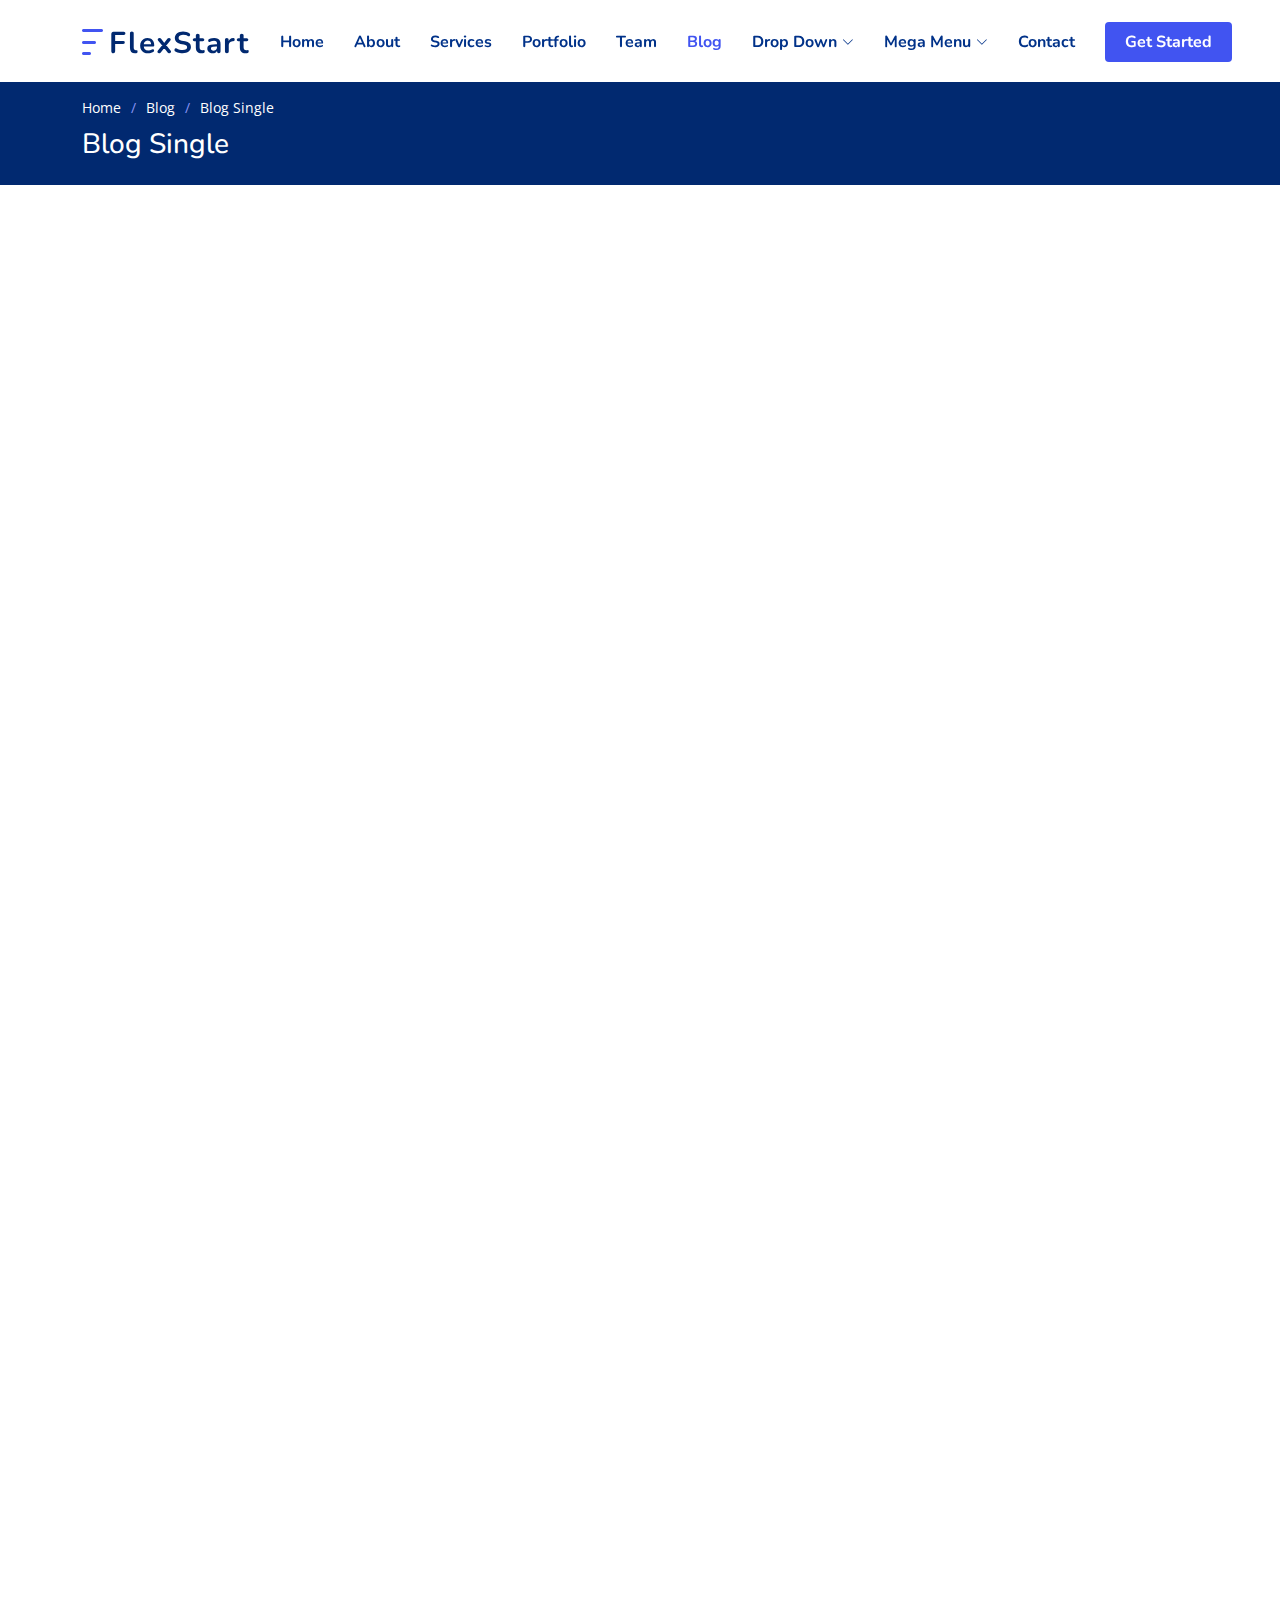
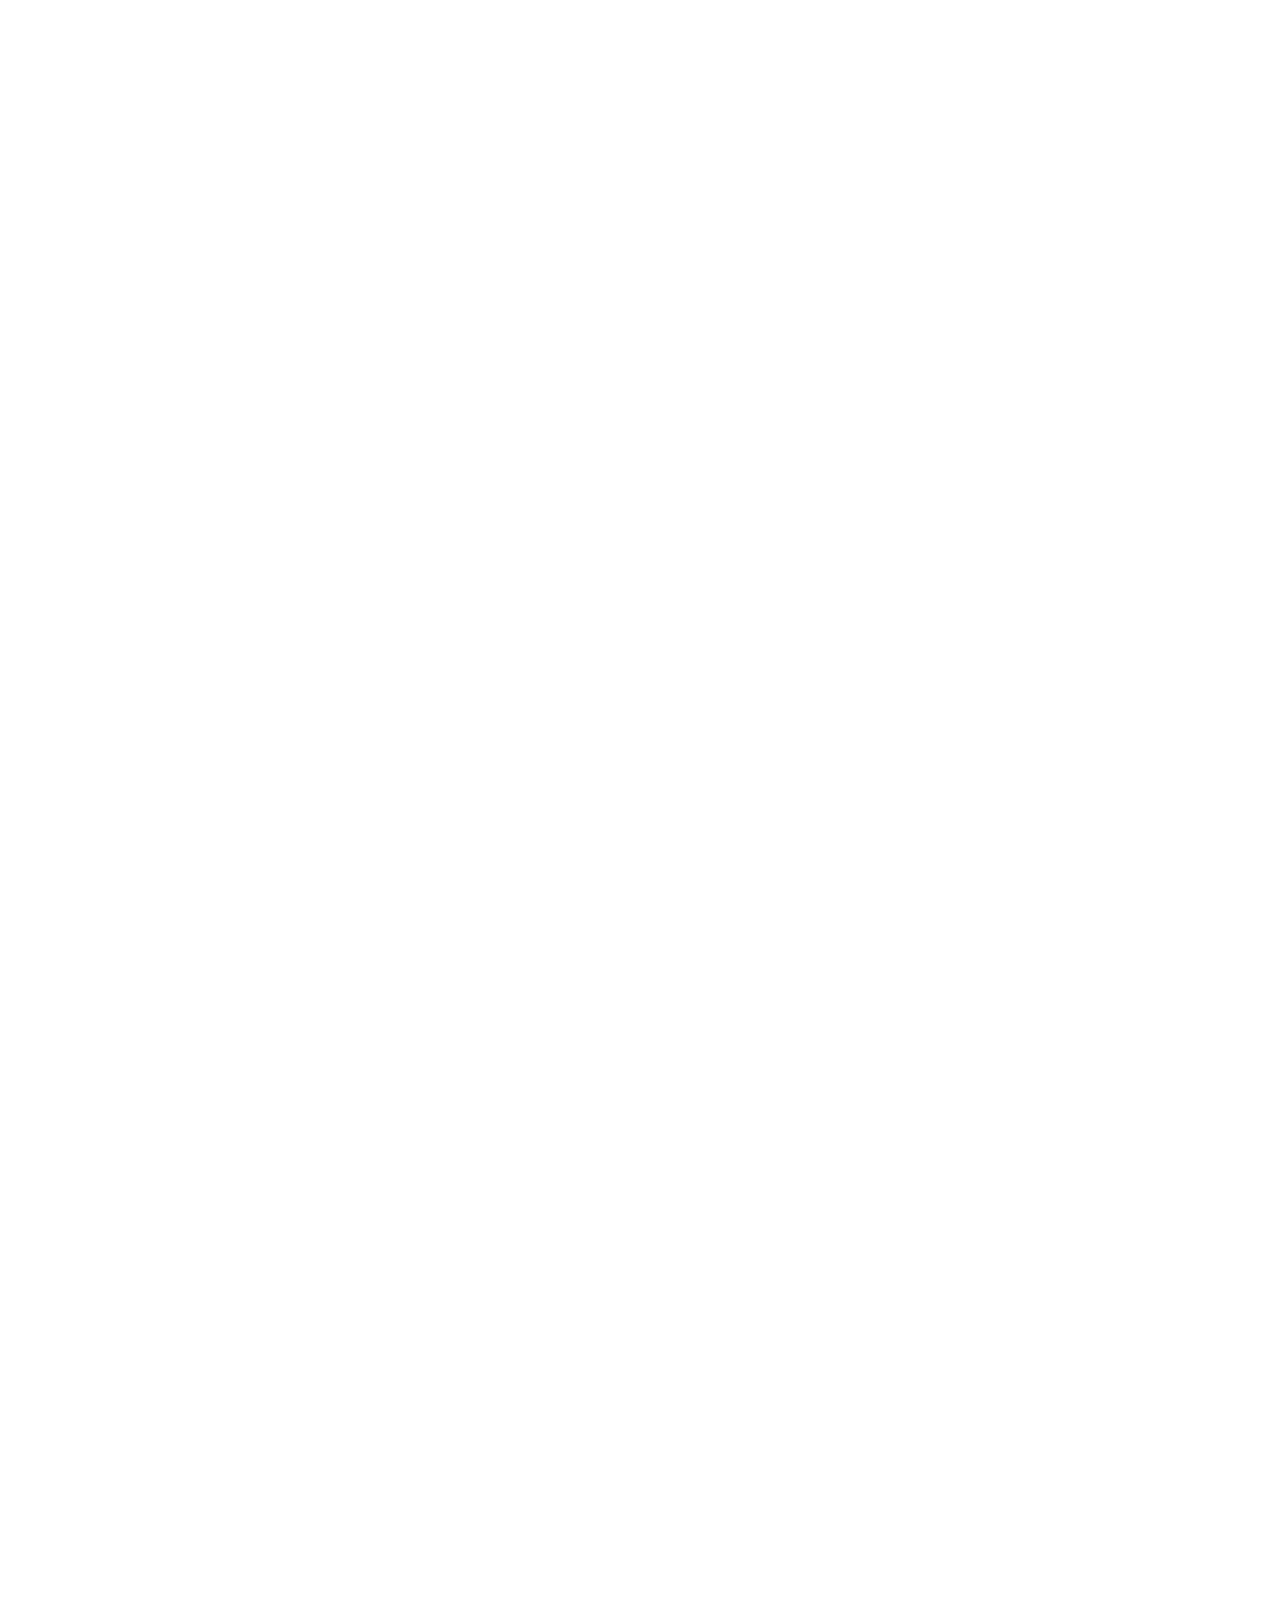
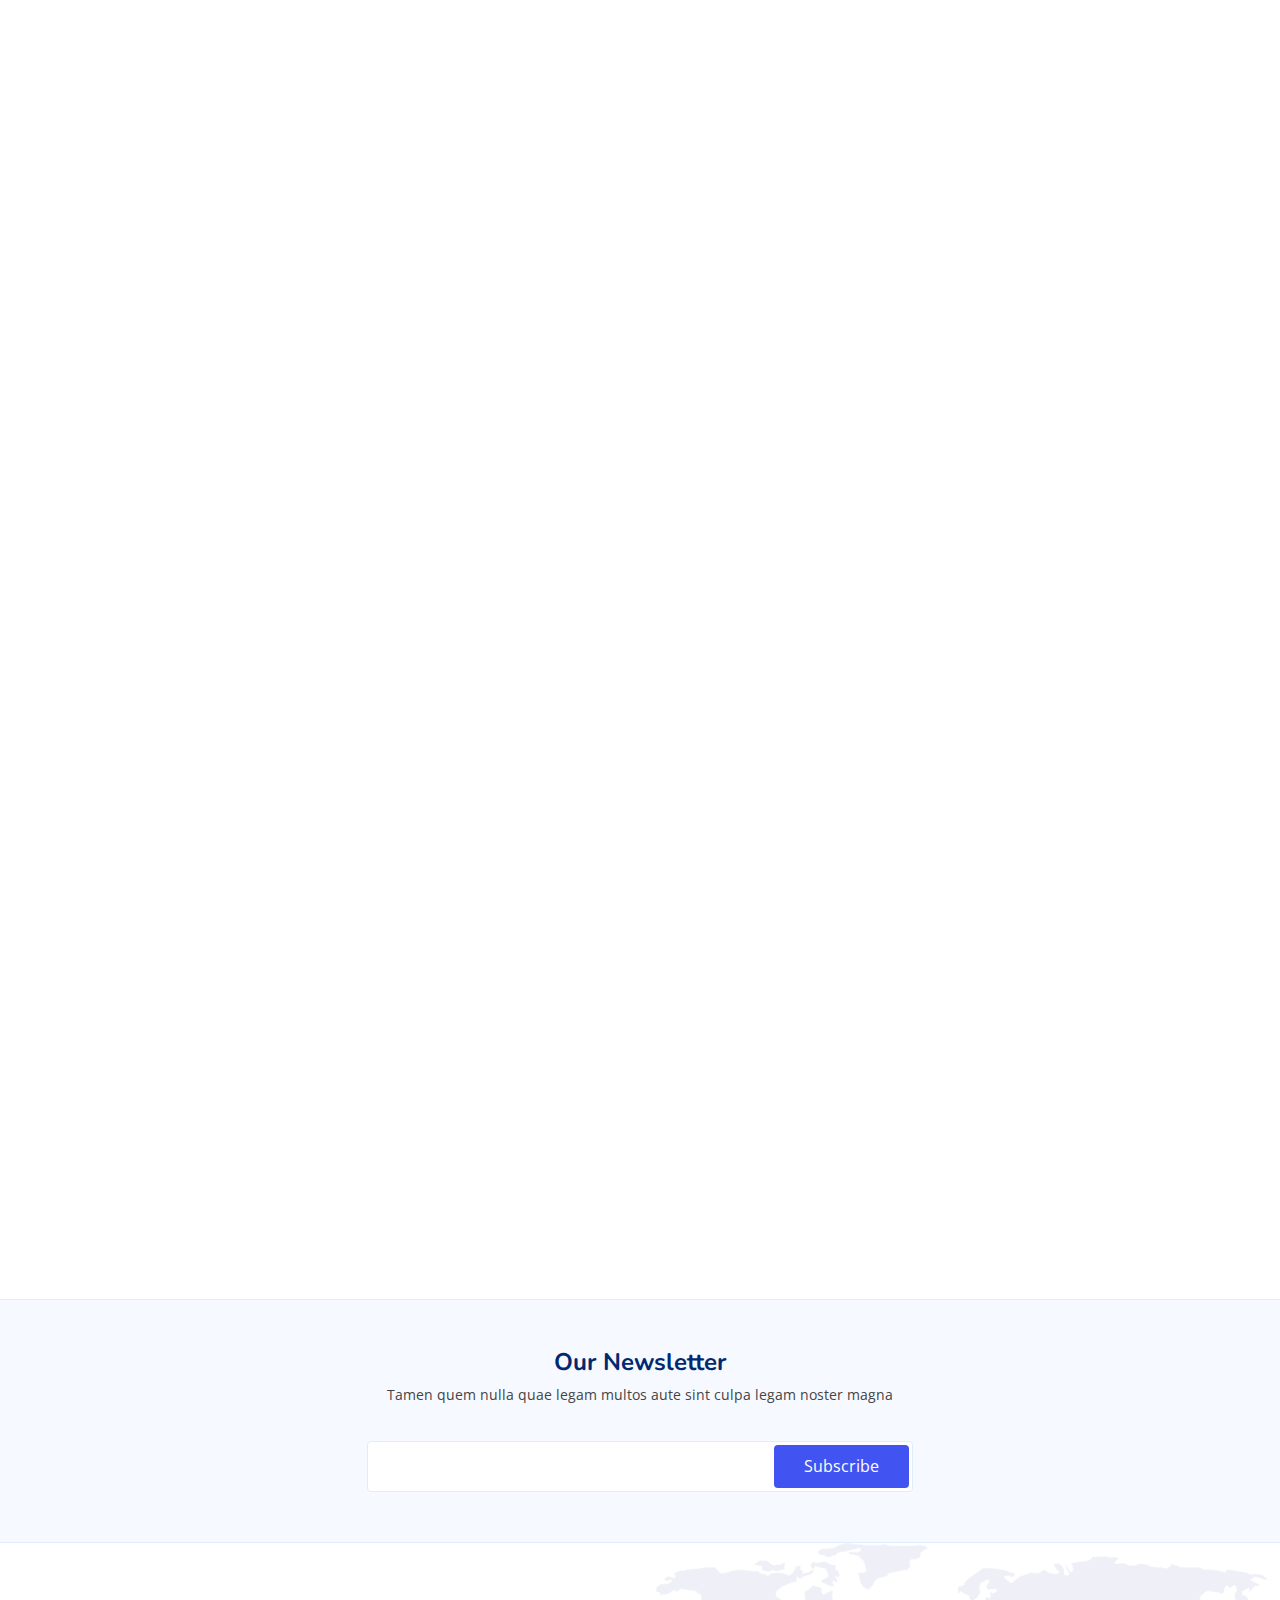
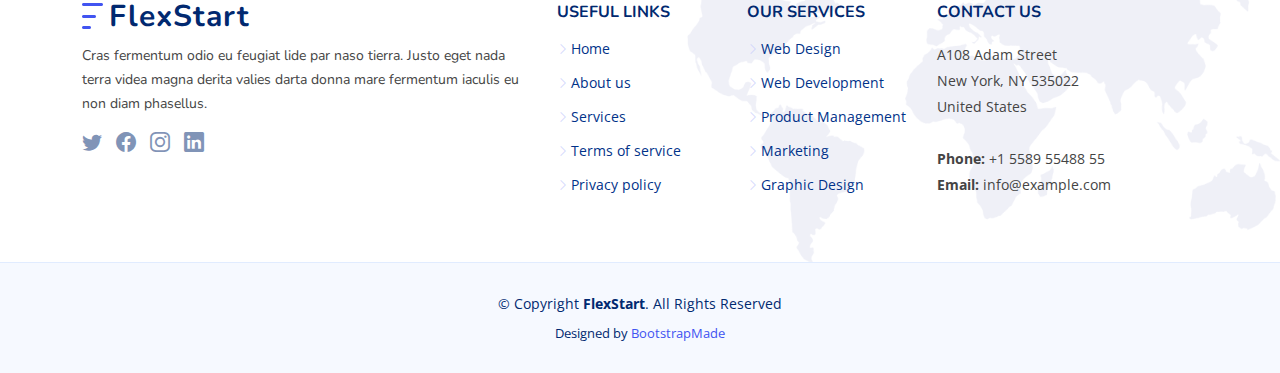
<file: blog-single.html>
<!DOCTYPE html>
<html lang="en">

<head>
  <meta charset="utf-8">
  <meta content="width=device-width, initial-scale=1.0" name="viewport">

  <title>Blog Single - FlexStart Bootstrap Template</title>
  <meta content="" name="description">
  <meta content="" name="keywords">

  <!-- Favicons -->
  <link href="assets/img/favicon.png" rel="icon">
  <link href="assets/img/apple-touch-icon.png" rel="apple-touch-icon">

  <!-- Google Fonts -->
  <link href="https://fonts.googleapis.com/css?family=Open+Sans:300,300i,400,400i,600,600i,700,700i|Nunito:300,300i,400,400i,600,600i,700,700i|Poppins:300,300i,400,400i,500,500i,600,600i,700,700i" rel="stylesheet">

  <!-- Vendor CSS Files -->
  <link href="assets/vendor/aos/aos.css" rel="stylesheet">
  <link href="assets/vendor/bootstrap/css/bootstrap.min.css" rel="stylesheet">
  <link href="assets/vendor/bootstrap-icons/bootstrap-icons.css" rel="stylesheet">
  <link href="assets/vendor/glightbox/css/glightbox.min.css" rel="stylesheet">
  <link href="assets/vendor/remixicon/remixicon.css" rel="stylesheet">
  <link href="assets/vendor/swiper/swiper-bundle.min.css" rel="stylesheet">

  <!-- Template Main CSS File -->
  <link href="assets/css/style.css" rel="stylesheet">

  <!-- =======================================================
  * Template Name: FlexStart
  * Updated: Jan 29 2024 with Bootstrap v5.3.2
  * Template URL: https://bootstrapmade.com/flexstart-bootstrap-startup-template/
  * Author: BootstrapMade.com
  * License: https://bootstrapmade.com/license/
  ======================================================== -->
</head>

<body>

  <!-- ======= Header ======= -->
  <header id="header" class="header fixed-top">
    <div class="container-fluid container-xl d-flex align-items-center justify-content-between">

      <a href="index.html" class="logo d-flex align-items-center">
        <img src="assets/img/logo.png" alt="">
        <span>FlexStart</span>
      </a>

      <nav id="navbar" class="navbar">
        <ul>
          <li><a class="nav-link scrollto " href="#hero">Home</a></li>
          <li><a class="nav-link scrollto" href="#about">About</a></li>
          <li><a class="nav-link scrollto" href="#services">Services</a></li>
          <li><a class="nav-link scrollto" href="#portfolio">Portfolio</a></li>
          <li><a class="nav-link scrollto" href="#team">Team</a></li>
          <li><a class="active" href="blog.html">Blog</a></li>
          <li class="dropdown"><a href="#"><span>Drop Down</span> <i class="bi bi-chevron-down"></i></a>
            <ul>
              <li><a href="#">Drop Down 1</a></li>
              <li class="dropdown"><a href="#"><span>Deep Drop Down</span> <i class="bi bi-chevron-right"></i></a>
                <ul>
                  <li><a href="#">Deep Drop Down 1</a></li>
                  <li><a href="#">Deep Drop Down 2</a></li>
                  <li><a href="#">Deep Drop Down 3</a></li>
                  <li><a href="#">Deep Drop Down 4</a></li>
                  <li><a href="#">Deep Drop Down 5</a></li>
                </ul>
              </li>
              <li><a href="#">Drop Down 2</a></li>
              <li><a href="#">Drop Down 3</a></li>
              <li><a href="#">Drop Down 4</a></li>
            </ul>
          </li>

          <li class="dropdown megamenu"><a href="#"><span>Mega Menu</span> <i class="bi bi-chevron-down"></i></a>
            <ul>
              <li>
                <a href="#">Column 1 link 1</a>
                <a href="#">Column 1 link 2</a>
                <a href="#">Column 1 link 3</a>
              </li>
              <li>
                <a href="#">Column 2 link 1</a>
                <a href="#">Column 2 link 2</a>
                <a href="#">Column 3 link 3</a>
              </li>
              <li>
                <a href="#">Column 3 link 1</a>
                <a href="#">Column 3 link 2</a>
                <a href="#">Column 3 link 3</a>
              </li>
              <li>
                <a href="#">Column 4 link 1</a>
                <a href="#">Column 4 link 2</a>
                <a href="#">Column 4 link 3</a>
              </li>
            </ul>
          </li>

          <li><a class="nav-link scrollto" href="#contact">Contact</a></li>
          <li><a class="getstarted scrollto" href="#about">Get Started</a></li>
        </ul>
        <i class="bi bi-list mobile-nav-toggle"></i>
      </nav><!-- .navbar -->

    </div>
  </header><!-- End Header -->

  <main id="main">

    <!-- ======= Breadcrumbs ======= -->
    <section class="breadcrumbs">
      <div class="container">

        <ol>
          <li><a href="index.html">Home</a></li>
          <li><a href="blog.html">Blog</a></li>
          <li>Blog Single</li>
        </ol>
        <h2>Blog Single</h2>

      </div>
    </section><!-- End Breadcrumbs -->

    <!-- ======= Blog Single Section ======= -->
    <section id="blog" class="blog">
      <div class="container" data-aos="fade-up">

        <div class="row">

          <div class="col-lg-8 entries">

            <article class="entry entry-single">

              <div class="entry-img">
                <img src="assets/img/blog/blog-1.jpg" alt="" class="img-fluid">
              </div>

              <h2 class="entry-title">
                <a href="blog-single.html">Dolorum optio tempore voluptas dignissimos cumque fuga qui quibusdam quia</a>
              </h2>

              <div class="entry-meta">
                <ul>
                  <li class="d-flex align-items-center"><i class="bi bi-person"></i> <a href="blog-single.html">John Doe</a></li>
                  <li class="d-flex align-items-center"><i class="bi bi-clock"></i> <a href="blog-single.html"><time datetime="2020-01-01">Jan 1, 2020</time></a></li>
                  <li class="d-flex align-items-center"><i class="bi bi-chat-dots"></i> <a href="blog-single.html">12 Comments</a></li>
                </ul>
              </div>

              <div class="entry-content">
                <p>
                  Similique neque nam consequuntur ad non maxime aliquam quas. Quibusdam animi praesentium. Aliquam et laboriosam eius aut nostrum quidem aliquid dicta.
                  Et eveniet enim. Qui velit est ea dolorem doloremque deleniti aperiam unde soluta. Est cum et quod quos aut ut et sit sunt. Voluptate porro consequatur assumenda perferendis dolore.
                </p>

                <p>
                  Sit repellat hic cupiditate hic ut nemo. Quis nihil sunt non reiciendis. Sequi in accusamus harum vel aspernatur. Excepturi numquam nihil cumque odio. Et voluptate cupiditate.
                </p>

                <blockquote>
                  <p>
                    Et vero doloremque tempore voluptatem ratione vel aut. Deleniti sunt animi aut. Aut eos aliquam doloribus minus autem quos.
                  </p>
                </blockquote>

                <p>
                  Sed quo laboriosam qui architecto. Occaecati repellendus omnis dicta inventore tempore provident voluptas mollitia aliquid. Id repellendus quia. Asperiores nihil magni dicta est suscipit perspiciatis. Voluptate ex rerum assumenda dolores nihil quaerat.
                  Dolor porro tempora et quibusdam voluptas. Beatae aut at ad qui tempore corrupti velit quisquam rerum. Omnis dolorum exercitationem harum qui qui blanditiis neque.
                  Iusto autem itaque. Repudiandae hic quae aspernatur ea neque qui. Architecto voluptatem magni. Vel magnam quod et tempora deleniti error rerum nihil tempora.
                </p>

                <h3>Et quae iure vel ut odit alias.</h3>
                <p>
                  Officiis animi maxime nulla quo et harum eum quis a. Sit hic in qui quos fugit ut rerum atque. Optio provident dolores atque voluptatem rem excepturi molestiae qui. Voluptatem laborum omnis ullam quibusdam perspiciatis nulla nostrum. Voluptatum est libero eum nesciunt aliquid qui.
                  Quia et suscipit non sequi. Maxime sed odit. Beatae nesciunt nesciunt accusamus quia aut ratione aspernatur dolor. Sint harum eveniet dicta exercitationem minima. Exercitationem omnis asperiores natus aperiam dolor consequatur id ex sed. Quibusdam rerum dolores sint consequatur quidem ea.
                  Beatae minima sunt libero soluta sapiente in rem assumenda. Et qui odit voluptatem. Cum quibusdam voluptatem voluptatem accusamus mollitia aut atque aut.
                </p>
                <img src="assets/img/blog/blog-inside-post.jpg" class="img-fluid" alt="">

                <h3>Ut repellat blanditiis est dolore sunt dolorum quae.</h3>
                <p>
                  Rerum ea est assumenda pariatur quasi et quam. Facilis nam porro amet nostrum. In assumenda quia quae a id praesentium. Quos deleniti libero sed occaecati aut porro autem. Consectetur sed excepturi sint non placeat quia repellat incidunt labore. Autem facilis hic dolorum dolores vel.
                  Consectetur quasi id et optio praesentium aut asperiores eaque aut. Explicabo omnis quibusdam esse. Ex libero illum iusto totam et ut aut blanditiis. Veritatis numquam ut illum ut a quam vitae.
                </p>
                <p>
                  Alias quia non aliquid. Eos et ea velit. Voluptatem maxime enim omnis ipsa voluptas incidunt. Nulla sit eaque mollitia nisi asperiores est veniam.
                </p>

              </div>

              <div class="entry-footer">
                <i class="bi bi-folder"></i>
                <ul class="cats">
                  <li><a href="#">Business</a></li>
                </ul>

                <i class="bi bi-tags"></i>
                <ul class="tags">
                  <li><a href="#">Creative</a></li>
                  <li><a href="#">Tips</a></li>
                  <li><a href="#">Marketing</a></li>
                </ul>
              </div>

            </article><!-- End blog entry -->

            <div class="blog-author d-flex align-items-center">
              <img src="assets/img/blog/blog-author.jpg" class="rounded-circle float-left" alt="">
              <div>
                <h4>Jane Smith</h4>
                <div class="social-links">
                  <a href="https://twitters.com/#"><i class="bi bi-twitter"></i></a>
                  <a href="https://facebook.com/#"><i class="bi bi-facebook"></i></a>
                  <a href="https://instagram.com/#"><i class="biu bi-instagram"></i></a>
                </div>
                <p>
                  Itaque quidem optio quia voluptatibus dolorem dolor. Modi eum sed possimus accusantium. Quas repellat voluptatem officia numquam sint aspernatur voluptas. Esse et accusantium ut unde voluptas.
                </p>
              </div>
            </div><!-- End blog author bio -->

            <div class="blog-comments">

              <h4 class="comments-count">8 Comments</h4>

              <div id="comment-1" class="comment">
                <div class="d-flex">
                  <div class="comment-img"><img src="assets/img/blog/comments-1.jpg" alt=""></div>
                  <div>
                    <h5><a href="">Georgia Reader</a> <a href="#" class="reply"><i class="bi bi-reply-fill"></i> Reply</a></h5>
                    <time datetime="2020-01-01">01 Jan, 2020</time>
                    <p>
                      Et rerum totam nisi. Molestiae vel quam dolorum vel voluptatem et et. Est ad aut sapiente quis molestiae est qui cum soluta.
                      Vero aut rerum vel. Rerum quos laboriosam placeat ex qui. Sint qui facilis et.
                    </p>
                  </div>
                </div>
              </div><!-- End comment #1 -->

              <div id="comment-2" class="comment">
                <div class="d-flex">
                  <div class="comment-img"><img src="assets/img/blog/comments-2.jpg" alt=""></div>
                  <div>
                    <h5><a href="">Aron Alvarado</a> <a href="#" class="reply"><i class="bi bi-reply-fill"></i> Reply</a></h5>
                    <time datetime="2020-01-01">01 Jan, 2020</time>
                    <p>
                      Ipsam tempora sequi voluptatem quis sapiente non. Autem itaque eveniet saepe. Officiis illo ut beatae.
                    </p>
                  </div>
                </div>

                <div id="comment-reply-1" class="comment comment-reply">
                  <div class="d-flex">
                    <div class="comment-img"><img src="assets/img/blog/comments-3.jpg" alt=""></div>
                    <div>
                      <h5><a href="">Lynda Small</a> <a href="#" class="reply"><i class="bi bi-reply-fill"></i> Reply</a></h5>
                      <time datetime="2020-01-01">01 Jan, 2020</time>
                      <p>
                        Enim ipsa eum fugiat fuga repellat. Commodi quo quo dicta. Est ullam aspernatur ut vitae quia mollitia id non. Qui ad quas nostrum rerum sed necessitatibus aut est. Eum officiis sed repellat maxime vero nisi natus. Amet nesciunt nesciunt qui illum omnis est et dolor recusandae.

                        Recusandae sit ad aut impedit et. Ipsa labore dolor impedit et natus in porro aut. Magnam qui cum. Illo similique occaecati nihil modi eligendi. Pariatur distinctio labore omnis incidunt et illum. Expedita et dignissimos distinctio laborum minima fugiat.

                        Libero corporis qui. Nam illo odio beatae enim ducimus. Harum reiciendis error dolorum non autem quisquam vero rerum neque.
                      </p>
                    </div>
                  </div>

                  <div id="comment-reply-2" class="comment comment-reply">
                    <div class="d-flex">
                      <div class="comment-img"><img src="assets/img/blog/comments-4.jpg" alt=""></div>
                      <div>
                        <h5><a href="">Sianna Ramsay</a> <a href="#" class="reply"><i class="bi bi-reply-fill"></i> Reply</a></h5>
                        <time datetime="2020-01-01">01 Jan, 2020</time>
                        <p>
                          Et dignissimos impedit nulla et quo distinctio ex nemo. Omnis quia dolores cupiditate et. Ut unde qui eligendi sapiente omnis ullam. Placeat porro est commodi est officiis voluptas repellat quisquam possimus. Perferendis id consectetur necessitatibus.
                        </p>
                      </div>
                    </div>

                  </div><!-- End comment reply #2-->

                </div><!-- End comment reply #1-->

              </div><!-- End comment #2-->

              <div id="comment-3" class="comment">
                <div class="d-flex">
                  <div class="comment-img"><img src="assets/img/blog/comments-5.jpg" alt=""></div>
                  <div>
                    <h5><a href="">Nolan Davidson</a> <a href="#" class="reply"><i class="bi bi-reply-fill"></i> Reply</a></h5>
                    <time datetime="2020-01-01">01 Jan, 2020</time>
                    <p>
                      Distinctio nesciunt rerum reprehenderit sed. Iste omnis eius repellendus quia nihil ut accusantium tempore. Nesciunt expedita id dolor exercitationem aspernatur aut quam ut. Voluptatem est accusamus iste at.
                      Non aut et et esse qui sit modi neque. Exercitationem et eos aspernatur. Ea est consequuntur officia beatae ea aut eos soluta. Non qui dolorum voluptatibus et optio veniam. Quam officia sit nostrum dolorem.
                    </p>
                  </div>
                </div>

              </div><!-- End comment #3 -->

              <div id="comment-4" class="comment">
                <div class="d-flex">
                  <div class="comment-img"><img src="assets/img/blog/comments-6.jpg" alt=""></div>
                  <div>
                    <h5><a href="">Kay Duggan</a> <a href="#" class="reply"><i class="bi bi-reply-fill"></i> Reply</a></h5>
                    <time datetime="2020-01-01">01 Jan, 2020</time>
                    <p>
                      Dolorem atque aut. Omnis doloremque blanditiis quia eum porro quis ut velit tempore. Cumque sed quia ut maxime. Est ad aut cum. Ut exercitationem non in fugiat.
                    </p>
                  </div>
                </div>

              </div><!-- End comment #4 -->

              <div class="reply-form">
                <h4>Leave a Reply</h4>
                <p>Your email address will not be published. Required fields are marked * </p>
                <form action="">
                  <div class="row">
                    <div class="col-md-6 form-group">
                      <input name="name" type="text" class="form-control" placeholder="Your Name*">
                    </div>
                    <div class="col-md-6 form-group">
                      <input name="email" type="text" class="form-control" placeholder="Your Email*">
                    </div>
                  </div>
                  <div class="row">
                    <div class="col form-group">
                      <input name="website" type="text" class="form-control" placeholder="Your Website">
                    </div>
                  </div>
                  <div class="row">
                    <div class="col form-group">
                      <textarea name="comment" class="form-control" placeholder="Your Comment*"></textarea>
                    </div>
                  </div>
                  <button type="submit" class="btn btn-primary">Post Comment</button>

                </form>

              </div>

            </div><!-- End blog comments -->

          </div><!-- End blog entries list -->

          <div class="col-lg-4">

            <div class="sidebar">

              <h3 class="sidebar-title">Search</h3>
              <div class="sidebar-item search-form">
                <form action="">
                  <input type="text">
                  <button type="submit"><i class="bi bi-search"></i></button>
                </form>
              </div><!-- End sidebar search formn-->

              <h3 class="sidebar-title">Categories</h3>
              <div class="sidebar-item categories">
                <ul>
                  <li><a href="#">General <span>(25)</span></a></li>
                  <li><a href="#">Lifestyle <span>(12)</span></a></li>
                  <li><a href="#">Travel <span>(5)</span></a></li>
                  <li><a href="#">Design <span>(22)</span></a></li>
                  <li><a href="#">Creative <span>(8)</span></a></li>
                  <li><a href="#">Educaion <span>(14)</span></a></li>
                </ul>
              </div><!-- End sidebar categories-->

              <h3 class="sidebar-title">Recent Posts</h3>
              <div class="sidebar-item recent-posts">
                <div class="post-item clearfix">
                  <img src="assets/img/blog/blog-recent-1.jpg" alt="">
                  <h4><a href="blog-single.html">Nihil blanditiis at in nihil autem</a></h4>
                  <time datetime="2020-01-01">Jan 1, 2020</time>
                </div>

                <div class="post-item clearfix">
                  <img src="assets/img/blog/blog-recent-2.jpg" alt="">
                  <h4><a href="blog-single.html">Quidem autem et impedit</a></h4>
                  <time datetime="2020-01-01">Jan 1, 2020</time>
                </div>

                <div class="post-item clearfix">
                  <img src="assets/img/blog/blog-recent-3.jpg" alt="">
                  <h4><a href="blog-single.html">Id quia et et ut maxime similique occaecati ut</a></h4>
                  <time datetime="2020-01-01">Jan 1, 2020</time>
                </div>

                <div class="post-item clearfix">
                  <img src="assets/img/blog/blog-recent-4.jpg" alt="">
                  <h4><a href="blog-single.html">Laborum corporis quo dara net para</a></h4>
                  <time datetime="2020-01-01">Jan 1, 2020</time>
                </div>

                <div class="post-item clearfix">
                  <img src="assets/img/blog/blog-recent-5.jpg" alt="">
                  <h4><a href="blog-single.html">Et dolores corrupti quae illo quod dolor</a></h4>
                  <time datetime="2020-01-01">Jan 1, 2020</time>
                </div>

              </div><!-- End sidebar recent posts-->

              <h3 class="sidebar-title">Tags</h3>
              <div class="sidebar-item tags">
                <ul>
                  <li><a href="#">App</a></li>
                  <li><a href="#">IT</a></li>
                  <li><a href="#">Business</a></li>
                  <li><a href="#">Mac</a></li>
                  <li><a href="#">Design</a></li>
                  <li><a href="#">Office</a></li>
                  <li><a href="#">Creative</a></li>
                  <li><a href="#">Studio</a></li>
                  <li><a href="#">Smart</a></li>
                  <li><a href="#">Tips</a></li>
                  <li><a href="#">Marketing</a></li>
                </ul>
              </div><!-- End sidebar tags-->

            </div><!-- End sidebar -->

          </div><!-- End blog sidebar -->

        </div>

      </div>
    </section><!-- End Blog Single Section -->

  </main><!-- End #main -->

  <!-- ======= Footer ======= -->
  <footer id="footer" class="footer">

    <div class="footer-newsletter">
      <div class="container">
        <div class="row justify-content-center">
          <div class="col-lg-12 text-center">
            <h4>Our Newsletter</h4>
            <p>Tamen quem nulla quae legam multos aute sint culpa legam noster magna</p>
          </div>
          <div class="col-lg-6">
            <form action="" method="post">
              <input type="email" name="email"><input type="submit" value="Subscribe">
            </form>
          </div>
        </div>
      </div>
    </div>

    <div class="footer-top">
      <div class="container">
        <div class="row gy-4">
          <div class="col-lg-5 col-md-12 footer-info">
            <a href="index.html" class="logo d-flex align-items-center">
              <img src="assets/img/logo.png" alt="">
              <span>FlexStart</span>
            </a>
            <p>Cras fermentum odio eu feugiat lide par naso tierra. Justo eget nada terra videa magna derita valies darta donna mare fermentum iaculis eu non diam phasellus.</p>
            <div class="social-links mt-3">
              <a href="#" class="twitter"><i class="bi bi-twitter"></i></a>
              <a href="#" class="facebook"><i class="bi bi-facebook"></i></a>
              <a href="#" class="instagram"><i class="bi bi-instagram"></i></a>
              <a href="#" class="linkedin"><i class="bi bi-linkedin"></i></a>
            </div>
          </div>

          <div class="col-lg-2 col-6 footer-links">
            <h4>Useful Links</h4>
            <ul>
              <li><i class="bi bi-chevron-right"></i> <a href="#">Home</a></li>
              <li><i class="bi bi-chevron-right"></i> <a href="#">About us</a></li>
              <li><i class="bi bi-chevron-right"></i> <a href="#">Services</a></li>
              <li><i class="bi bi-chevron-right"></i> <a href="#">Terms of service</a></li>
              <li><i class="bi bi-chevron-right"></i> <a href="#">Privacy policy</a></li>
            </ul>
          </div>

          <div class="col-lg-2 col-6 footer-links">
            <h4>Our Services</h4>
            <ul>
              <li><i class="bi bi-chevron-right"></i> <a href="#">Web Design</a></li>
              <li><i class="bi bi-chevron-right"></i> <a href="#">Web Development</a></li>
              <li><i class="bi bi-chevron-right"></i> <a href="#">Product Management</a></li>
              <li><i class="bi bi-chevron-right"></i> <a href="#">Marketing</a></li>
              <li><i class="bi bi-chevron-right"></i> <a href="#">Graphic Design</a></li>
            </ul>
          </div>

          <div class="col-lg-3 col-md-12 footer-contact text-center text-md-start">
            <h4>Contact Us</h4>
            <p>
              A108 Adam Street <br>
              New York, NY 535022<br>
              United States <br><br>
              <strong>Phone:</strong> +1 5589 55488 55<br>
              <strong>Email:</strong> info@example.com<br>
            </p>

          </div>

        </div>
      </div>
    </div>

    <div class="container">
      <div class="copyright">
        &copy; Copyright <strong><span>FlexStart</span></strong>. All Rights Reserved
      </div>
      <div class="credits">
        <!-- All the links in the footer should remain intact. -->
        <!-- You can delete the links only if you purchased the pro version. -->
        <!-- Licensing information: https://bootstrapmade.com/license/ -->
        <!-- Purchase the pro version with working PHP/AJAX contact form: https://bootstrapmade.com/flexstart-bootstrap-startup-template/ -->
        Designed by <a href="https://bootstrapmade.com/">BootstrapMade</a>
      </div>
    </div>
  </footer><!-- End Footer -->

  <a href="#" class="back-to-top d-flex align-items-center justify-content-center"><i class="bi bi-arrow-up-short"></i></a>

  <!-- Vendor JS Files -->
  <script src="assets/vendor/purecounter/purecounter_vanilla.js"></script>
  <script src="assets/vendor/aos/aos.js"></script>
  <script src="assets/vendor/bootstrap/js/bootstrap.bundle.min.js"></script>
  <script src="assets/vendor/glightbox/js/glightbox.min.js"></script>
  <script src="assets/vendor/isotope-layout/isotope.pkgd.min.js"></script>
  <script src="assets/vendor/swiper/swiper-bundle.min.js"></script>
  <script src="assets/vendor/php-email-form/validate.js"></script>

  <!-- Template Main JS File -->
  <script src="assets/js/main.js"></script>

</body>

</html>
</file>
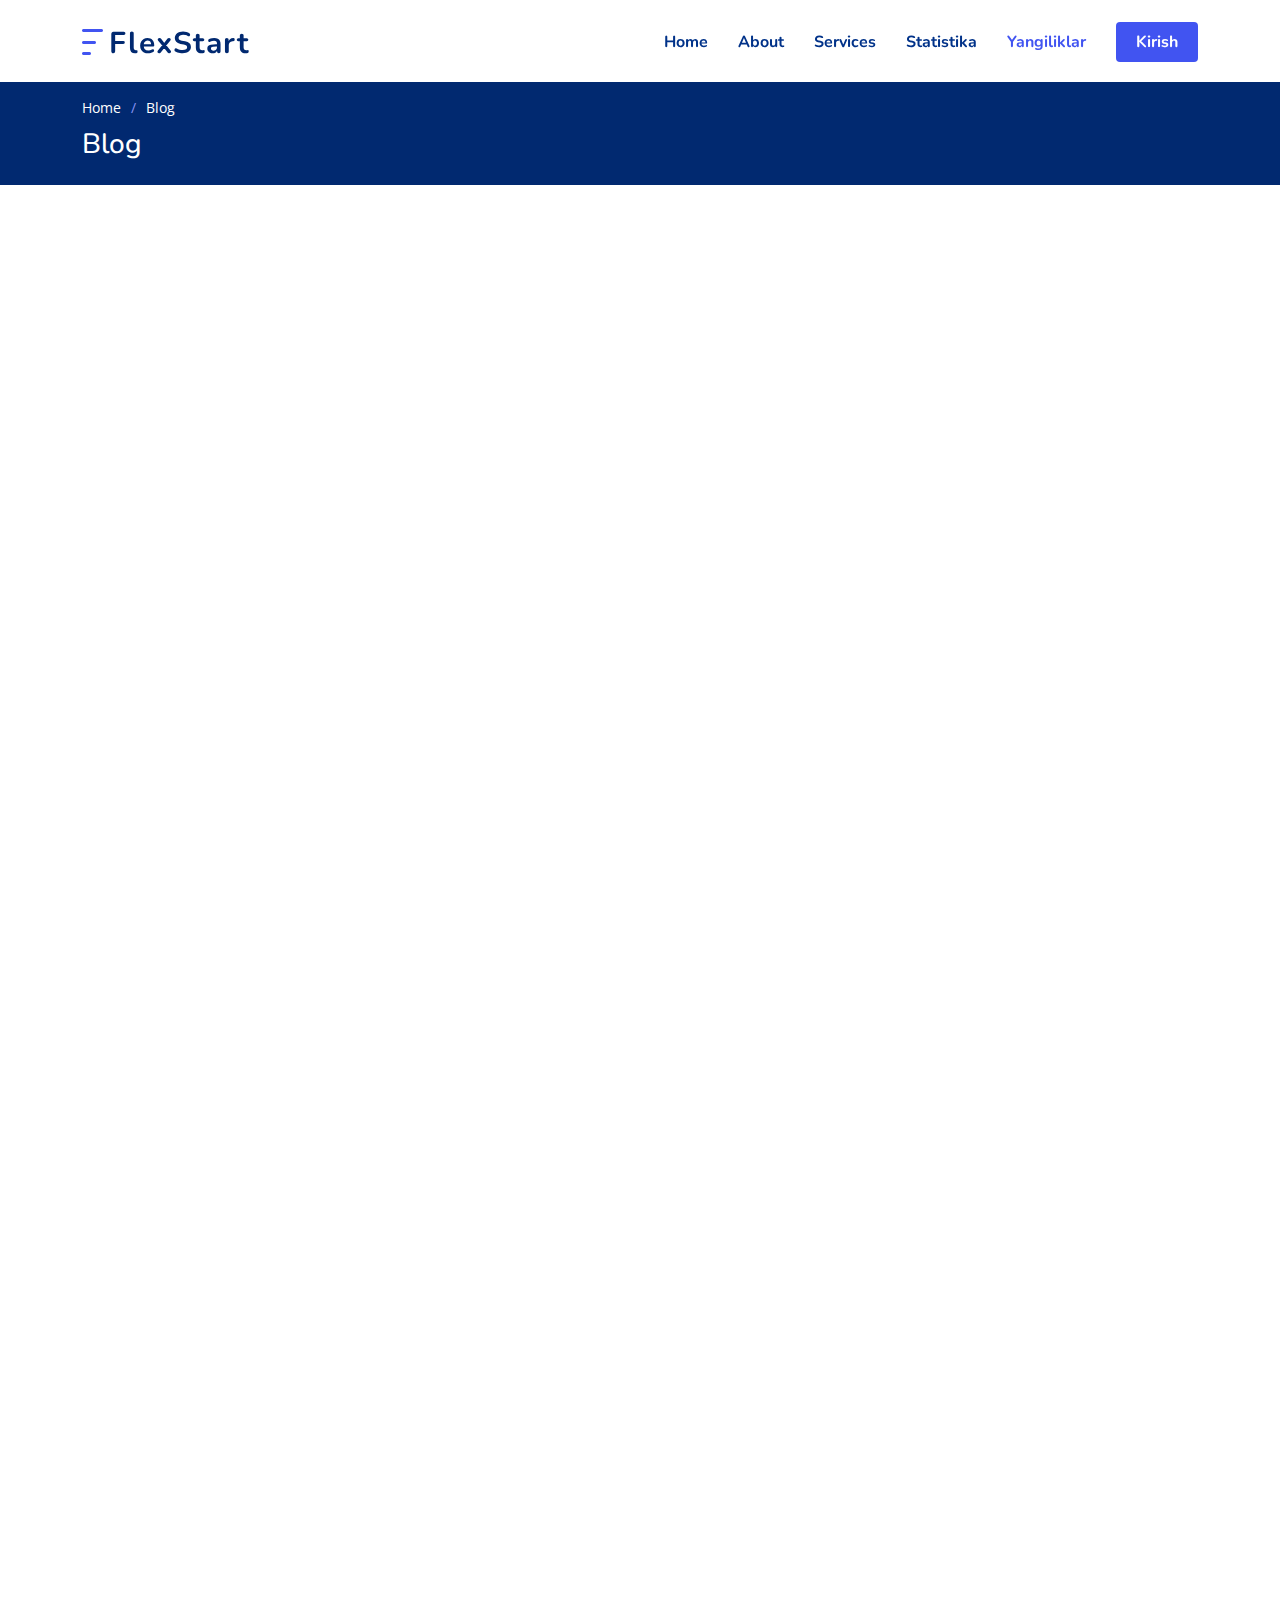
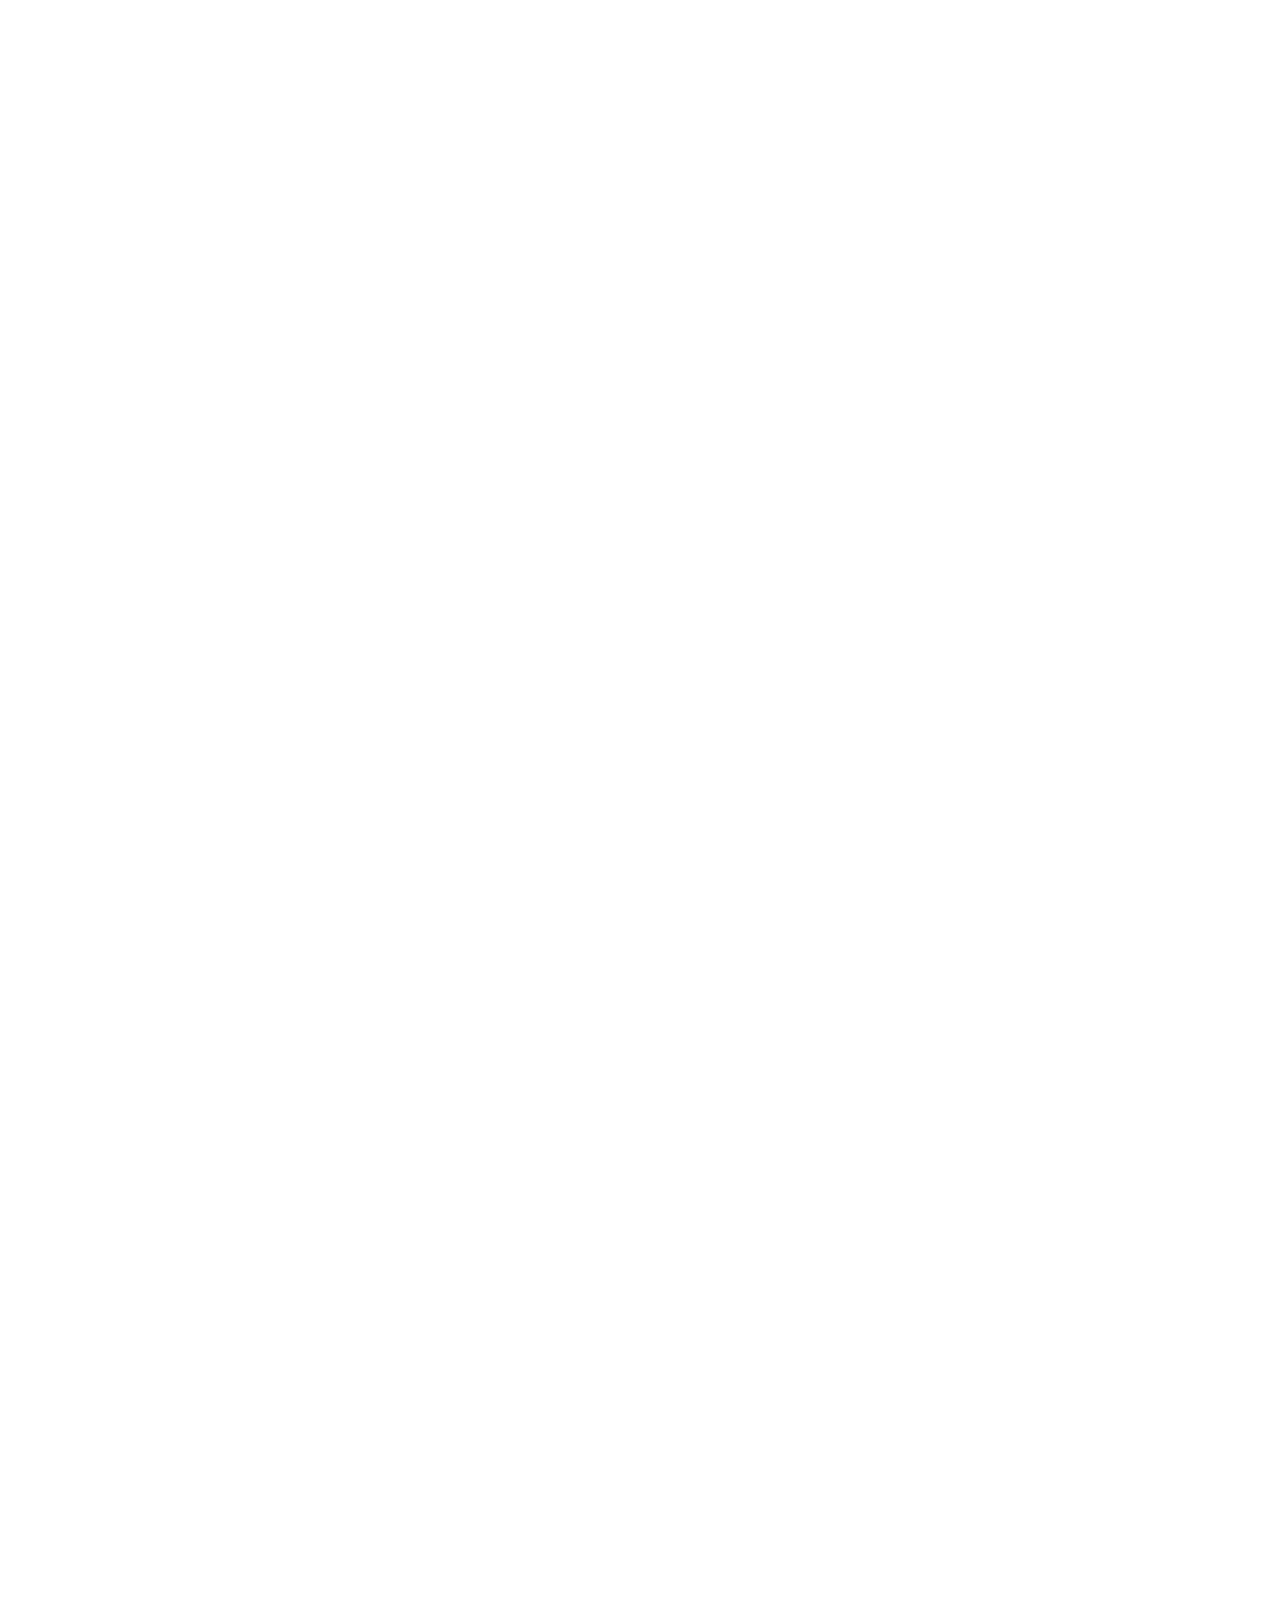
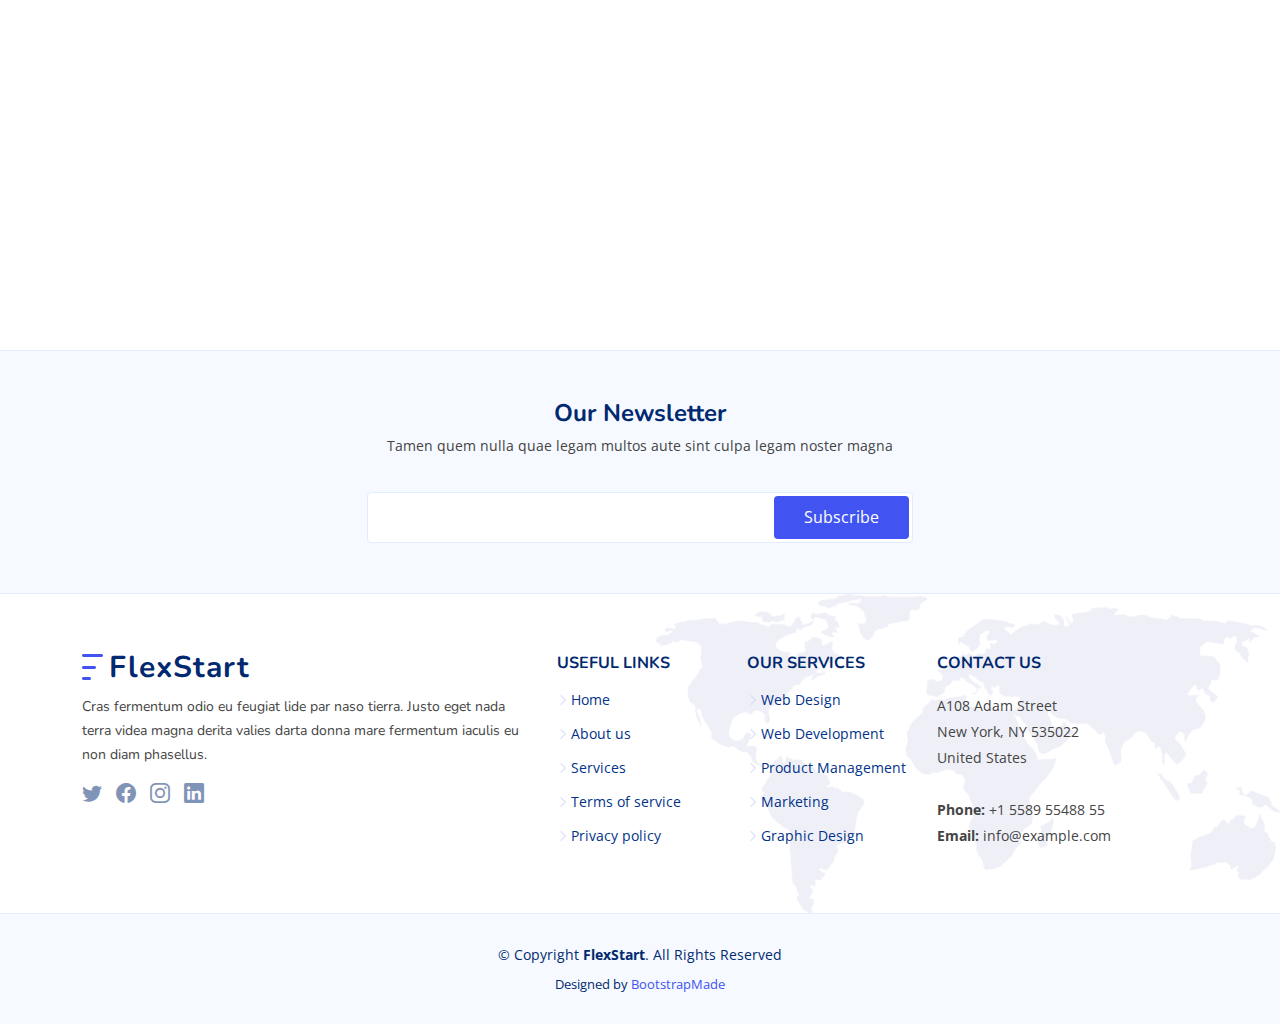
<file: blog.html>
<!DOCTYPE html>
<html lang="en">

<head>
  <meta charset="utf-8">
  <meta content="width=device-width, initial-scale=1.0" name="viewport">

  <title>Blog - FlexStart Bootstrap Template</title>
  <meta content="" name="description">
  <meta content="" name="keywords">

  <!-- Favicons -->
  <link href="assets/img/favicon.png" rel="icon">
  <link href="assets/img/apple-touch-icon.png" rel="apple-touch-icon">

  <!-- Google Fonts -->
  <link href="https://fonts.googleapis.com/css?family=Open+Sans:300,300i,400,400i,600,600i,700,700i|Nunito:300,300i,400,400i,600,600i,700,700i|Poppins:300,300i,400,400i,500,500i,600,600i,700,700i" rel="stylesheet">

  <!-- Vendor CSS Files -->
  <link href="assets/vendor/aos/aos.css" rel="stylesheet">
  <link href="assets/vendor/bootstrap/css/bootstrap.min.css" rel="stylesheet">
  <link href="assets/vendor/bootstrap-icons/bootstrap-icons.css" rel="stylesheet">
  <link href="assets/vendor/glightbox/css/glightbox.min.css" rel="stylesheet">
  <link href="assets/vendor/remixicon/remixicon.css" rel="stylesheet">
  <link href="assets/vendor/swiper/swiper-bundle.min.css" rel="stylesheet">

  <!-- Template Main CSS File -->
  <link href="assets/css/style.css" rel="stylesheet">

  <!-- =======================================================
  * Template Name: FlexStart
  * Updated: Jan 29 2024 with Bootstrap v5.3.2
  * Template URL: https://bootstrapmade.com/flexstart-bootstrap-startup-template/
  * Author: BootstrapMade.com
  * License: https://bootstrapmade.com/license/
  ======================================================== -->
</head>

<body>

  <!-- ======= Header ======= -->
  <header id="header" class="header fixed-top">
    <div class="container-fluid container-xl d-flex align-items-center justify-content-between">

      <a href="index.html" class="logo d-flex align-items-center">
        <img src="assets/img/logo.png" alt="">
        <span>FlexStart</span>
      </a>

      <nav id="navbar" class="navbar">
        <ul>
          <li><a class="nav-link scrollto " href="#hero">Home</a></li>
          <li><a class="nav-link scrollto" href="#about">About</a></li>
          <li><a class="nav-link scrollto" href="#services">Services</a></li>
          <li><a class="nav-link scrollto" href="#statistices">Statistika</a></li>
          <!-- <li><a class="nav-link scrollto" href="#portfolio">Portfolio</a></li> -->
          <!-- <li><a class="nav-link scrollto" href="#team">Team</a></li> -->
          <li><a class="active" href="blog.html">Yangiliklar</a></li>
         
         <!-- Drop down list -->
          <!-- <li class="dropdown"><a href="#"><span>Drop Down</span> <i class="bi bi-chevron-down"></i></a>
            <ul>
              <li><a href="#">Drop Down 1</a></li>
              <li class="dropdown"><a href="#"><span>Deep Drop Down</span> <i class="bi bi-chevron-right"></i></a>
                <ul>
                  <li><a href="#">Deep Drop Down 1</a></li>
                  <li><a href="#">Deep Drop Down 2</a></li>
                  <li><a href="#">Deep Drop Down 3</a></li>
                  <li><a href="#">Deep Drop Down 4</a></li>
                  <li><a href="#">Deep Drop Down 5</a></li>
                </ul>
              </li>
              <li><a href="#">Drop Down 2</a></li>
              <li><a href="#">Drop Down 3</a></li>
              <li><a href="#">Drop Down 4</a></li>
            </ul>
          </li> -->

          <!-- <li class="dropdown megamenu"><a href="#"><span>Mega Menu</span> <i class="bi bi-chevron-down"></i></a>
            <ul>
              <li>
                <a href="#">Column 1 link 1</a>
                <a href="#">Column 1 link 2</a>
                <a href="#">Column 1 link 3</a>
              </li>
              <li>
                <a href="#">Column 2 link 1</a>
                <a href="#">Column 2 link 2</a>
                <a href="#">Column 3 link 3</a>
              </li>
              <li>
                <a href="#">Column 3 link 1</a>
                <a href="#">Column 3 link 2</a>
                <a href="#">Column 3 link 3</a>
              </li>
              <li>
                <a href="#">Column 4 link 1</a>
                <a href="#">Column 4 link 2</a>
                <a href="#">Column 4 link 3</a>
              </li>
            </ul>
          </li> -->

          <!-- <li><a class="nav-link scrollto" href="#contact">Bog`lanish</a></li> -->
          <li><a class="getstarted scrollto" href="#about">Kirish</a></li>
        </ul>
        <i class="bi bi-list mobile-nav-toggle"></i>
      </nav><!-- .navbar -->

    </div>
  </header><!-- End Header -->

  <main id="main">

    <!-- ======= Breadcrumbs ======= -->
    <section class="breadcrumbs">
      <div class="container">

        <ol>
          <li><a href="index.html">Home</a></li>
          <li>Blog</li>
        </ol>
        <h2>Blog</h2>

      </div>
    </section><!-- End Breadcrumbs -->

    <!-- ======= Blog Section ======= -->
    <section id="blog" class="blog">
      <div class="container" data-aos="fade-up">

        <div class="row">

          <div class="col-lg-8 entries">

            <article class="entry">

              <div class="entry-img">
                <img src="assets/img/blog/blog-1.jpg" alt="" class="img-fluid">
              </div>

              <h2 class="entry-title">
                <a href="blog-single.html">Dolorum optio tempore voluptas dignissimos cumque fuga qui quibusdam quia</a>
              </h2>

              <div class="entry-meta">
                <ul>
                  <li class="d-flex align-items-center"><i class="bi bi-person"></i> <a href="blog-single.html">John Doe</a></li>
                  <li class="d-flex align-items-center"><i class="bi bi-clock"></i> <a href="blog-single.html"><time datetime="2020-01-01">Jan 1, 2020</time></a></li>
                  <li class="d-flex align-items-center"><i class="bi bi-chat-dots"></i> <a href="blog-single.html">12 Comments</a></li>
                </ul>
              </div>

              <div class="entry-content">
                <p>
                  Similique neque nam consequuntur ad non maxime aliquam quas. Quibusdam animi praesentium. Aliquam et laboriosam eius aut nostrum quidem aliquid dicta.
                  Et eveniet enim. Qui velit est ea dolorem doloremque deleniti aperiam unde soluta. Est cum et quod quos aut ut et sit sunt. Voluptate porro consequatur assumenda perferendis dolore.
                </p>
                <div class="read-more">
                  <a href="blog-single.html">Read More</a>
                </div>
              </div>

            </article><!-- End blog entry -->

            <article class="entry">

              <div class="entry-img">
                <img src="assets/img/blog/blog-2.jpg" alt="" class="img-fluid">
              </div>

              <h2 class="entry-title">
                <a href="blog-single.html">Nisi magni odit consequatur autem nulla dolorem</a>
              </h2>

              <div class="entry-meta">
                <ul>
                  <li class="d-flex align-items-center"><i class="bi bi-person"></i> <a href="blog-single.html">John Doe</a></li>
                  <li class="d-flex align-items-center"><i class="bi bi-clock"></i> <a href="blog-single.html"><time datetime="2020-01-01">Jan 1, 2020</time></a></li>
                  <li class="d-flex align-items-center"><i class="bi bi-chat-dots"></i> <a href="blog-single.html">12 Comments</a></li>
                </ul>
              </div>

              <div class="entry-content">
                <p>
                  Incidunt voluptate sit temporibus aperiam. Quia vitae aut sint ullam quis illum voluptatum et. Quo libero rerum voluptatem pariatur nam.
                  Ad impedit qui officiis est in non aliquid veniam laborum. Id ipsum qui aut. Sit aliquam et quia molestias laboriosam. Tempora nam odit omnis eum corrupti qui aliquid excepturi molestiae. Facilis et sint quos sed voluptas. Maxime sed tempore enim omnis non alias odio quos distinctio.
                </p>
                <div class="read-more">
                  <a href="blog-single.html">Read More</a>
                </div>
              </div>

            </article><!-- End blog entry -->

            <article class="entry">

              <div class="entry-img">
                <img src="assets/img/blog/blog-3.jpg" alt="" class="img-fluid">
              </div>

              <h2 class="entry-title">
                <a href="blog-single.html">Possimus soluta ut id suscipit ea ut. In quo quia et soluta libero sit sint.</a>
              </h2>

              <div class="entry-meta">
                <ul>
                  <li class="d-flex align-items-center"><i class="bi bi-person"></i> <a href="blog-single.html">John Doe</a></li>
                  <li class="d-flex align-items-center"><i class="bi bi-clock"></i> <a href="blog-single.html"><time datetime="2020-01-01">Jan 1, 2020</time></a></li>
                  <li class="d-flex align-items-center"><i class="bi bi-chat-dots"></i> <a href="blog-single.html">12 Comments</a></li>
                </ul>
              </div>

              <div class="entry-content">
                <p>
                  Aut iste neque ut illum qui perspiciatis similique recusandae non. Fugit autem dolorem labore omnis et. Eum temporibus fugiat voluptate enim tenetur sunt omnis.
                  Doloremque est saepe laborum aut. Ipsa cupiditate ex harum at recusandae nesciunt. Ut dolores velit.
                </p>
                <div class="read-more">
                  <a href="blog-single.html">Read More</a>
                </div>
              </div>

            </article><!-- End blog entry -->

            <article class="entry">

              <div class="entry-img">
                <img src="assets/img/blog/blog-4.jpg" alt="" class="img-fluid">
              </div>

              <h2 class="entry-title">
                <a href="blog-single.html">Non rem rerum nam cum quo minus. Dolor distinctio deleniti explicabo eius exercitationem.</a>
              </h2>

              <div class="entry-meta">
                <ul>
                  <li class="d-flex align-items-center"><i class="bi bi-person"></i> <a href="blog-single.html">John Doe</a></li>
                  <li class="d-flex align-items-center"><i class="bi bi-clock"></i> <a href="blog-single.html"><time datetime="2020-01-01">Jan 1, 2020</time></a></li>
                  <li class="d-flex align-items-center"><i class="bi bi-chat-dots"></i> <a href="blog-single.html">12 Comments</a></li>
                </ul>
              </div>

              <div class="entry-content">
                <p>
                  Aspernatur rerum perferendis et sint. Voluptates cupiditate voluptas atque quae. Rem veritatis rerum enim et autem. Saepe atque cum eligendi eaque iste omnis a qui.
                  Quia sed sunt. Ea asperiores expedita et et delectus voluptates rerum. Id saepe ut itaque quod qui voluptas nobis porro rerum. Quam quia nesciunt qui aut est non omnis. Inventore occaecati et quaerat magni itaque nam voluptas. Voluptatem ducimus sint id earum ut nesciunt sed corrupti nemo.
                </p>
                <div class="read-more">
                  <a href="blog-single.html">Read More</a>
                </div>
              </div>

            </article><!-- End blog entry -->

            <div class="blog-pagination">
              <ul class="justify-content-center">
                <li><a href="#">1</a></li>
                <li class="active"><a href="#">2</a></li>
                <li><a href="#">3</a></li>
              </ul>
            </div>

          </div><!-- End blog entries list -->

          <div class="col-lg-4">

            <div class="sidebar">

              <h3 class="sidebar-title">Search</h3>
              <div class="sidebar-item search-form">
                <form action="">
                  <input type="text">
                  <button type="submit"><i class="bi bi-search"></i></button>
                </form>
              </div><!-- End sidebar search formn-->

              <h3 class="sidebar-title">Categories</h3>
              <div class="sidebar-item categories">
                <ul>
                  <li><a href="#">General <span>(25)</span></a></li>
                  <li><a href="#">Lifestyle <span>(12)</span></a></li>
                  <li><a href="#">Travel <span>(5)</span></a></li>
                  <li><a href="#">Design <span>(22)</span></a></li>
                  <li><a href="#">Creative <span>(8)</span></a></li>
                  <li><a href="#">Educaion <span>(14)</span></a></li>
                </ul>
              </div><!-- End sidebar categories-->

              <h3 class="sidebar-title">Recent Posts</h3>
              <div class="sidebar-item recent-posts">
                <div class="post-item clearfix">
                  <img src="assets/img/blog/blog-recent-1.jpg" alt="">
                  <h4><a href="blog-single.html">Nihil blanditiis at in nihil autem</a></h4>
                  <time datetime="2020-01-01">Jan 1, 2020</time>
                </div>

                <div class="post-item clearfix">
                  <img src="assets/img/blog/blog-recent-2.jpg" alt="">
                  <h4><a href="blog-single.html">Quidem autem et impedit</a></h4>
                  <time datetime="2020-01-01">Jan 1, 2020</time>
                </div>

                <div class="post-item clearfix">
                  <img src="assets/img/blog/blog-recent-3.jpg" alt="">
                  <h4><a href="blog-single.html">Id quia et et ut maxime similique occaecati ut</a></h4>
                  <time datetime="2020-01-01">Jan 1, 2020</time>
                </div>

                <div class="post-item clearfix">
                  <img src="assets/img/blog/blog-recent-4.jpg" alt="">
                  <h4><a href="blog-single.html">Laborum corporis quo dara net para</a></h4>
                  <time datetime="2020-01-01">Jan 1, 2020</time>
                </div>

                <div class="post-item clearfix">
                  <img src="assets/img/blog/blog-recent-5.jpg" alt="">
                  <h4><a href="blog-single.html">Et dolores corrupti quae illo quod dolor</a></h4>
                  <time datetime="2020-01-01">Jan 1, 2020</time>
                </div>

              </div><!-- End sidebar recent posts-->

              <h3 class="sidebar-title">Tags</h3>
              <div class="sidebar-item tags">
                <ul>
                  <li><a href="#">App</a></li>
                  <li><a href="#">IT</a></li>
                  <li><a href="#">Business</a></li>
                  <li><a href="#">Mac</a></li>
                  <li><a href="#">Design</a></li>
                  <li><a href="#">Office</a></li>
                  <li><a href="#">Creative</a></li>
                  <li><a href="#">Studio</a></li>
                  <li><a href="#">Smart</a></li>
                  <li><a href="#">Tips</a></li>
                  <li><a href="#">Marketing</a></li>
                </ul>
              </div><!-- End sidebar tags-->

            </div><!-- End sidebar -->

          </div><!-- End blog sidebar -->

        </div>

      </div>
    </section><!-- End Blog Section -->

  </main><!-- End #main -->

  <!-- ======= Footer ======= -->
  <footer id="footer" class="footer">

    <div class="footer-newsletter">
      <div class="container">
        <div class="row justify-content-center">
          <div class="col-lg-12 text-center">
            <h4>Our Newsletter</h4>
            <p>Tamen quem nulla quae legam multos aute sint culpa legam noster magna</p>
          </div>
          <div class="col-lg-6">
            <form action="" method="post">
              <input type="email" name="email"><input type="submit" value="Subscribe">
            </form>
          </div>
        </div>
      </div>
    </div>

    <div class="footer-top">
      <div class="container">
        <div class="row gy-4">
          <div class="col-lg-5 col-md-12 footer-info">
            <a href="index.html" class="logo d-flex align-items-center">
              <img src="assets/img/logo.png" alt="">
              <span>FlexStart</span>
            </a>
            <p>Cras fermentum odio eu feugiat lide par naso tierra. Justo eget nada terra videa magna derita valies darta donna mare fermentum iaculis eu non diam phasellus.</p>
            <div class="social-links mt-3">
              <a href="#" class="twitter"><i class="bi bi-twitter"></i></a>
              <a href="#" class="facebook"><i class="bi bi-facebook"></i></a>
              <a href="#" class="instagram"><i class="bi bi-instagram"></i></a>
              <a href="#" class="linkedin"><i class="bi bi-linkedin"></i></a>
            </div>
          </div>

          <div class="col-lg-2 col-6 footer-links">
            <h4>Useful Links</h4>
            <ul>
              <li><i class="bi bi-chevron-right"></i> <a href="#">Home</a></li>
              <li><i class="bi bi-chevron-right"></i> <a href="#">About us</a></li>
              <li><i class="bi bi-chevron-right"></i> <a href="#">Services</a></li>
              <li><i class="bi bi-chevron-right"></i> <a href="#">Terms of service</a></li>
              <li><i class="bi bi-chevron-right"></i> <a href="#">Privacy policy</a></li>
            </ul>
          </div>

          <div class="col-lg-2 col-6 footer-links">
            <h4>Our Services</h4>
            <ul>
              <li><i class="bi bi-chevron-right"></i> <a href="#">Web Design</a></li>
              <li><i class="bi bi-chevron-right"></i> <a href="#">Web Development</a></li>
              <li><i class="bi bi-chevron-right"></i> <a href="#">Product Management</a></li>
              <li><i class="bi bi-chevron-right"></i> <a href="#">Marketing</a></li>
              <li><i class="bi bi-chevron-right"></i> <a href="#">Graphic Design</a></li>
            </ul>
          </div>

          <div class="col-lg-3 col-md-12 footer-contact text-center text-md-start">
            <h4>Contact Us</h4>
            <p>
              A108 Adam Street <br>
              New York, NY 535022<br>
              United States <br><br>
              <strong>Phone:</strong> +1 5589 55488 55<br>
              <strong>Email:</strong> info@example.com<br>
            </p>

          </div>

        </div>
      </div>
    </div>

    <div class="container">
      <div class="copyright">
        &copy; Copyright <strong><span>FlexStart</span></strong>. All Rights Reserved
      </div>
      <div class="credits">
        <!-- All the links in the footer should remain intact. -->
        <!-- You can delete the links only if you purchased the pro version. -->
        <!-- Licensing information: https://bootstrapmade.com/license/ -->
        <!-- Purchase the pro version with working PHP/AJAX contact form: https://bootstrapmade.com/flexstart-bootstrap-startup-template/ -->
        Designed by <a href="https://bootstrapmade.com/">BootstrapMade</a>
      </div>
    </div>
  </footer><!-- End Footer -->

  <a href="#" class="back-to-top d-flex align-items-center justify-content-center"><i class="bi bi-arrow-up-short"></i></a>

  <!-- Vendor JS Files -->
  <script src="assets/vendor/purecounter/purecounter_vanilla.js"></script>
  <script src="assets/vendor/aos/aos.js"></script>
  <script src="assets/vendor/bootstrap/js/bootstrap.bundle.min.js"></script>
  <script src="assets/vendor/glightbox/js/glightbox.min.js"></script>
  <script src="assets/vendor/isotope-layout/isotope.pkgd.min.js"></script>
  <script src="assets/vendor/swiper/swiper-bundle.min.js"></script>
  <script src="assets/vendor/php-email-form/validate.js"></script>

  <!-- Template Main JS File -->
  <script src="assets/js/main.js"></script>

</body>

</html>
</file>
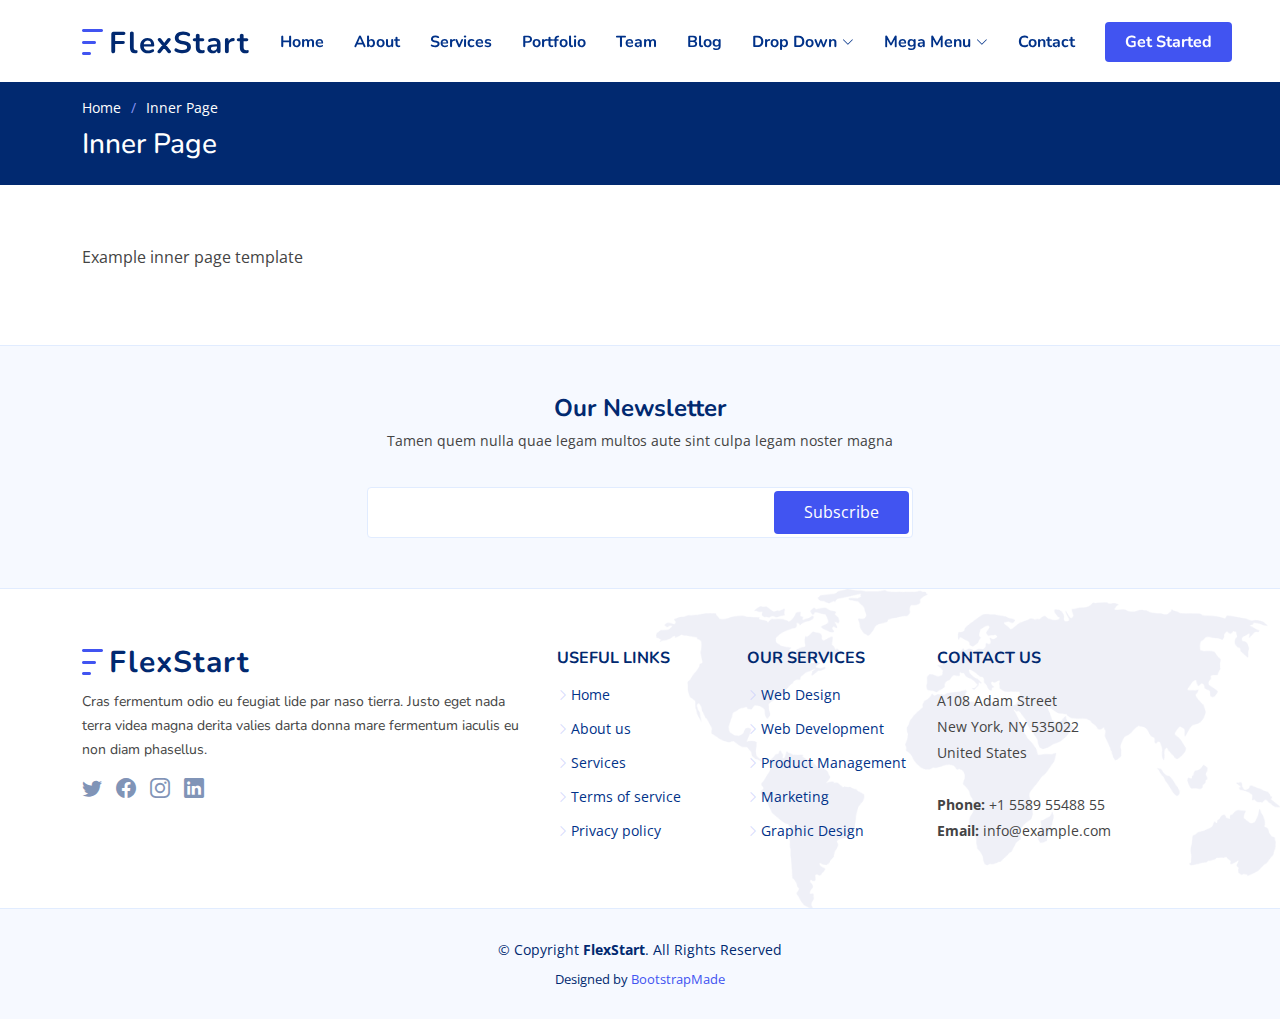
<file: inner-page.html>
<!DOCTYPE html>
<html lang="en">

<head>
  <meta charset="utf-8">
  <meta content="width=device-width, initial-scale=1.0" name="viewport">

  <title>Inner Page - FlexStart Bootstrap Template</title>
  <meta content="" name="description">
  <meta content="" name="keywords">

  <!-- Favicons -->
  <link href="assets/img/favicon.png" rel="icon">
  <link href="assets/img/apple-touch-icon.png" rel="apple-touch-icon">

  <!-- Google Fonts -->
  <link href="https://fonts.googleapis.com/css?family=Open+Sans:300,300i,400,400i,600,600i,700,700i|Nunito:300,300i,400,400i,600,600i,700,700i|Poppins:300,300i,400,400i,500,500i,600,600i,700,700i" rel="stylesheet">

  <!-- Vendor CSS Files -->
  <link href="assets/vendor/aos/aos.css" rel="stylesheet">
  <link href="assets/vendor/bootstrap/css/bootstrap.min.css" rel="stylesheet">
  <link href="assets/vendor/bootstrap-icons/bootstrap-icons.css" rel="stylesheet">
  <link href="assets/vendor/glightbox/css/glightbox.min.css" rel="stylesheet">
  <link href="assets/vendor/remixicon/remixicon.css" rel="stylesheet">
  <link href="assets/vendor/swiper/swiper-bundle.min.css" rel="stylesheet">

  <!-- Template Main CSS File -->
  <link href="assets/css/style.css" rel="stylesheet">

  <!-- =======================================================
  * Template Name: FlexStart
  * Updated: Jan 29 2024 with Bootstrap v5.3.2
  * Template URL: https://bootstrapmade.com/flexstart-bootstrap-startup-template/
  * Author: BootstrapMade.com
  * License: https://bootstrapmade.com/license/
  ======================================================== -->
</head>

<body>

  <!-- ======= Header ======= -->
  <header id="header" class="header fixed-top">
    <div class="container-fluid container-xl d-flex align-items-center justify-content-between">

      <a href="index.html" class="logo d-flex align-items-center">
        <img src="assets/img/logo.png" alt="">
        <span>FlexStart</span>
      </a>

      <nav id="navbar" class="navbar">
        <ul>
          <li><a class="nav-link scrollto " href="#hero">Home</a></li>
          <li><a class="nav-link scrollto" href="#about">About</a></li>
          <li><a class="nav-link scrollto" href="#services">Services</a></li>
          <li><a class="nav-link scrollto" href="#portfolio">Portfolio</a></li>
          <li><a class="nav-link scrollto" href="#team">Team</a></li>
          <li><a href="blog.html">Blog</a></li>
          <li class="dropdown"><a href="#"><span>Drop Down</span> <i class="bi bi-chevron-down"></i></a>
            <ul>
              <li><a href="#">Drop Down 1</a></li>
              <li class="dropdown"><a href="#"><span>Deep Drop Down</span> <i class="bi bi-chevron-right"></i></a>
                <ul>
                  <li><a href="#">Deep Drop Down 1</a></li>
                  <li><a href="#">Deep Drop Down 2</a></li>
                  <li><a href="#">Deep Drop Down 3</a></li>
                  <li><a href="#">Deep Drop Down 4</a></li>
                  <li><a href="#">Deep Drop Down 5</a></li>
                </ul>
              </li>
              <li><a href="#">Drop Down 2</a></li>
              <li><a href="#">Drop Down 3</a></li>
              <li><a href="#">Drop Down 4</a></li>
            </ul>
          </li>

          <li class="dropdown megamenu"><a href="#"><span>Mega Menu</span> <i class="bi bi-chevron-down"></i></a>
            <ul>
              <li>
                <a href="#">Column 1 link 1</a>
                <a href="#">Column 1 link 2</a>
                <a href="#">Column 1 link 3</a>
              </li>
              <li>
                <a href="#">Column 2 link 1</a>
                <a href="#">Column 2 link 2</a>
                <a href="#">Column 3 link 3</a>
              </li>
              <li>
                <a href="#">Column 3 link 1</a>
                <a href="#">Column 3 link 2</a>
                <a href="#">Column 3 link 3</a>
              </li>
              <li>
                <a href="#">Column 4 link 1</a>
                <a href="#">Column 4 link 2</a>
                <a href="#">Column 4 link 3</a>
              </li>
            </ul>
          </li>

          <li><a class="nav-link scrollto" href="#contact">Contact</a></li>
          <li><a class="getstarted scrollto" href="#about">Get Started</a></li>
        </ul>
        <i class="bi bi-list mobile-nav-toggle"></i>
      </nav><!-- .navbar -->

    </div>
  </header><!-- End Header -->

  <main id="main">

    <!-- ======= Breadcrumbs ======= -->
    <section class="breadcrumbs">
      <div class="container">

        <ol>
          <li><a href="index.html">Home</a></li>
          <li>Inner Page</li>
        </ol>
        <h2>Inner Page</h2>

      </div>
    </section><!-- End Breadcrumbs -->

    <section class="inner-page">
      <div class="container">
        <p>
          Example inner page template
        </p>
      </div>
    </section>

  </main><!-- End #main -->

  <!-- ======= Footer ======= -->
  <footer id="footer" class="footer">

    <div class="footer-newsletter">
      <div class="container">
        <div class="row justify-content-center">
          <div class="col-lg-12 text-center">
            <h4>Our Newsletter</h4>
            <p>Tamen quem nulla quae legam multos aute sint culpa legam noster magna</p>
          </div>
          <div class="col-lg-6">
            <form action="" method="post">
              <input type="email" name="email"><input type="submit" value="Subscribe">
            </form>
          </div>
        </div>
      </div>
    </div>

    <div class="footer-top">
      <div class="container">
        <div class="row gy-4">
          <div class="col-lg-5 col-md-12 footer-info">
            <a href="index.html" class="logo d-flex align-items-center">
              <img src="assets/img/logo.png" alt="">
              <span>FlexStart</span>
            </a>
            <p>Cras fermentum odio eu feugiat lide par naso tierra. Justo eget nada terra videa magna derita valies darta donna mare fermentum iaculis eu non diam phasellus.</p>
            <div class="social-links mt-3">
              <a href="#" class="twitter"><i class="bi bi-twitter"></i></a>
              <a href="#" class="facebook"><i class="bi bi-facebook"></i></a>
              <a href="#" class="instagram"><i class="bi bi-instagram"></i></a>
              <a href="#" class="linkedin"><i class="bi bi-linkedin"></i></a>
            </div>
          </div>

          <div class="col-lg-2 col-6 footer-links">
            <h4>Useful Links</h4>
            <ul>
              <li><i class="bi bi-chevron-right"></i> <a href="#">Home</a></li>
              <li><i class="bi bi-chevron-right"></i> <a href="#">About us</a></li>
              <li><i class="bi bi-chevron-right"></i> <a href="#">Services</a></li>
              <li><i class="bi bi-chevron-right"></i> <a href="#">Terms of service</a></li>
              <li><i class="bi bi-chevron-right"></i> <a href="#">Privacy policy</a></li>
            </ul>
          </div>

          <div class="col-lg-2 col-6 footer-links">
            <h4>Our Services</h4>
            <ul>
              <li><i class="bi bi-chevron-right"></i> <a href="#">Web Design</a></li>
              <li><i class="bi bi-chevron-right"></i> <a href="#">Web Development</a></li>
              <li><i class="bi bi-chevron-right"></i> <a href="#">Product Management</a></li>
              <li><i class="bi bi-chevron-right"></i> <a href="#">Marketing</a></li>
              <li><i class="bi bi-chevron-right"></i> <a href="#">Graphic Design</a></li>
            </ul>
          </div>

          <div class="col-lg-3 col-md-12 footer-contact text-center text-md-start">
            <h4>Contact Us</h4>
            <p>
              A108 Adam Street <br>
              New York, NY 535022<br>
              United States <br><br>
              <strong>Phone:</strong> +1 5589 55488 55<br>
              <strong>Email:</strong> info@example.com<br>
            </p>

          </div>

        </div>
      </div>
    </div>

    <div class="container">
      <div class="copyright">
        &copy; Copyright <strong><span>FlexStart</span></strong>. All Rights Reserved
      </div>
      <div class="credits">
        <!-- All the links in the footer should remain intact. -->
        <!-- You can delete the links only if you purchased the pro version. -->
        <!-- Licensing information: https://bootstrapmade.com/license/ -->
        <!-- Purchase the pro version with working PHP/AJAX contact form: https://bootstrapmade.com/flexstart-bootstrap-startup-template/ -->
        Designed by <a href="https://bootstrapmade.com/">BootstrapMade</a>
      </div>
    </div>
  </footer><!-- End Footer -->

  <a href="#" class="back-to-top d-flex align-items-center justify-content-center"><i class="bi bi-arrow-up-short"></i></a>

  <!-- Vendor JS Files -->
  <script src="assets/vendor/purecounter/purecounter_vanilla.js"></script>
  <script src="assets/vendor/aos/aos.js"></script>
  <script src="assets/vendor/bootstrap/js/bootstrap.bundle.min.js"></script>
  <script src="assets/vendor/glightbox/js/glightbox.min.js"></script>
  <script src="assets/vendor/isotope-layout/isotope.pkgd.min.js"></script>
  <script src="assets/vendor/swiper/swiper-bundle.min.js"></script>
  <script src="assets/vendor/php-email-form/validate.js"></script>

  <!-- Template Main JS File -->
  <script src="assets/js/main.js"></script>

</body>

</html>
</file>
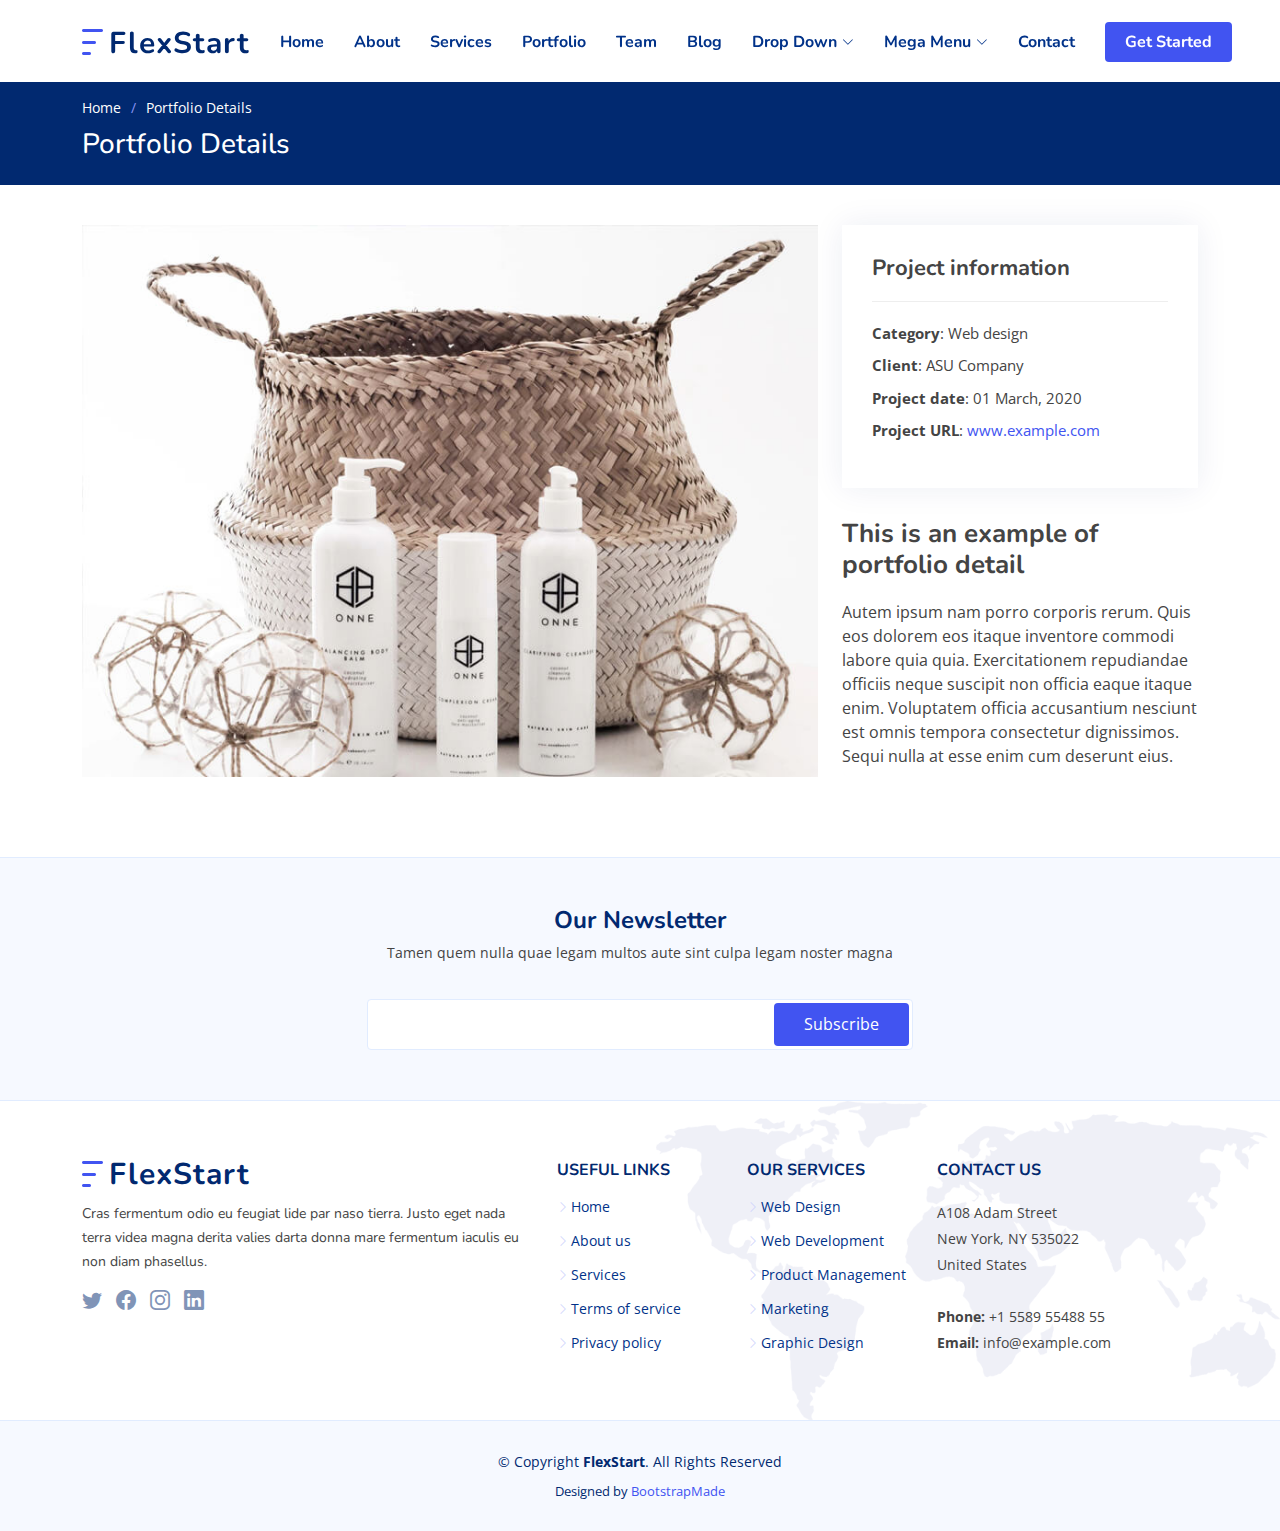
<file: portfolio-details.html>
<!DOCTYPE html>
<html lang="en">

<head>
  <meta charset="utf-8">
  <meta content="width=device-width, initial-scale=1.0" name="viewport">

  <title>Portfolio Details - FlexStart Bootstrap Template</title>
  <meta content="" name="description">
  <meta content="" name="keywords">

  <!-- Favicons -->
  <link href="assets/img/favicon.png" rel="icon">
  <link href="assets/img/apple-touch-icon.png" rel="apple-touch-icon">

  <!-- Google Fonts -->
  <link href="https://fonts.googleapis.com/css?family=Open+Sans:300,300i,400,400i,600,600i,700,700i|Nunito:300,300i,400,400i,600,600i,700,700i|Poppins:300,300i,400,400i,500,500i,600,600i,700,700i" rel="stylesheet">

  <!-- Vendor CSS Files -->
  <link href="assets/vendor/aos/aos.css" rel="stylesheet">
  <link href="assets/vendor/bootstrap/css/bootstrap.min.css" rel="stylesheet">
  <link href="assets/vendor/bootstrap-icons/bootstrap-icons.css" rel="stylesheet">
  <link href="assets/vendor/glightbox/css/glightbox.min.css" rel="stylesheet">
  <link href="assets/vendor/remixicon/remixicon.css" rel="stylesheet">
  <link href="assets/vendor/swiper/swiper-bundle.min.css" rel="stylesheet">

  <!-- Template Main CSS File -->
  <link href="assets/css/style.css" rel="stylesheet">

  <!-- =======================================================
  * Template Name: FlexStart
  * Updated: Jan 29 2024 with Bootstrap v5.3.2
  * Template URL: https://bootstrapmade.com/flexstart-bootstrap-startup-template/
  * Author: BootstrapMade.com
  * License: https://bootstrapmade.com/license/
  ======================================================== -->
</head>

<body>

  <!-- ======= Header ======= -->
  <header id="header" class="header fixed-top">
    <div class="container-fluid container-xl d-flex align-items-center justify-content-between">

      <a href="index.html" class="logo d-flex align-items-center">
        <img src="assets/img/logo.png" alt="">
        <span>FlexStart</span>
      </a>

      <nav id="navbar" class="navbar">
        <ul>
          <li><a class="nav-link scrollto " href="#hero">Home</a></li>
          <li><a class="nav-link scrollto" href="#about">About</a></li>
          <li><a class="nav-link scrollto" href="#services">Services</a></li>
          <li><a class="nav-link scrollto" href="#portfolio">Portfolio</a></li>
          <li><a class="nav-link scrollto" href="#team">Team</a></li>
          <li><a href="blog.html">Blog</a></li>
          <li class="dropdown"><a href="#"><span>Drop Down</span> <i class="bi bi-chevron-down"></i></a>
            <ul>
              <li><a href="#">Drop Down 1</a></li>
              <li class="dropdown"><a href="#"><span>Deep Drop Down</span> <i class="bi bi-chevron-right"></i></a>
                <ul>
                  <li><a href="#">Deep Drop Down 1</a></li>
                  <li><a href="#">Deep Drop Down 2</a></li>
                  <li><a href="#">Deep Drop Down 3</a></li>
                  <li><a href="#">Deep Drop Down 4</a></li>
                  <li><a href="#">Deep Drop Down 5</a></li>
                </ul>
              </li>
              <li><a href="#">Drop Down 2</a></li>
              <li><a href="#">Drop Down 3</a></li>
              <li><a href="#">Drop Down 4</a></li>
            </ul>
          </li>

          <li class="dropdown megamenu"><a href="#"><span>Mega Menu</span> <i class="bi bi-chevron-down"></i></a>
            <ul>
              <li>
                <a href="#">Column 1 link 1</a>
                <a href="#">Column 1 link 2</a>
                <a href="#">Column 1 link 3</a>
              </li>
              <li>
                <a href="#">Column 2 link 1</a>
                <a href="#">Column 2 link 2</a>
                <a href="#">Column 3 link 3</a>
              </li>
              <li>
                <a href="#">Column 3 link 1</a>
                <a href="#">Column 3 link 2</a>
                <a href="#">Column 3 link 3</a>
              </li>
              <li>
                <a href="#">Column 4 link 1</a>
                <a href="#">Column 4 link 2</a>
                <a href="#">Column 4 link 3</a>
              </li>
            </ul>
          </li>

          <li><a class="nav-link scrollto" href="#contact">Contact</a></li>
          <li><a class="getstarted scrollto" href="#about">Get Started</a></li>
        </ul>
        <i class="bi bi-list mobile-nav-toggle"></i>
      </nav><!-- .navbar -->

    </div>
  </header><!-- End Header -->

  <main id="main">

    <!-- ======= Breadcrumbs ======= -->
    <section class="breadcrumbs">
      <div class="container">

        <ol>
          <li><a href="index.html">Home</a></li>
          <li>Portfolio Details</li>
        </ol>
        <h2>Portfolio Details</h2>

      </div>
    </section><!-- End Breadcrumbs -->

    <!-- ======= Portfolio Details Section ======= -->
    <section id="portfolio-details" class="portfolio-details">
      <div class="container">

        <div class="row gy-4">

          <div class="col-lg-8">
            <div class="portfolio-details-slider swiper">
              <div class="swiper-wrapper align-items-center">

                <div class="swiper-slide">
                  <img src="assets/img/portfolio/portfolio-1.jpg" alt="">
                </div>

                <div class="swiper-slide">
                  <img src="assets/img/portfolio/portfolio-2.jpg" alt="">
                </div>

                <div class="swiper-slide">
                  <img src="assets/img/portfolio/portfolio-3.jpg" alt="">
                </div>

              </div>
              <div class="swiper-pagination"></div>
            </div>
          </div>

          <div class="col-lg-4">
            <div class="portfolio-info">
              <h3>Project information</h3>
              <ul>
                <li><strong>Category</strong>: Web design</li>
                <li><strong>Client</strong>: ASU Company</li>
                <li><strong>Project date</strong>: 01 March, 2020</li>
                <li><strong>Project URL</strong>: <a href="#">www.example.com</a></li>
              </ul>
            </div>
            <div class="portfolio-description">
              <h2>This is an example of portfolio detail</h2>
              <p>
                Autem ipsum nam porro corporis rerum. Quis eos dolorem eos itaque inventore commodi labore quia quia. Exercitationem repudiandae officiis neque suscipit non officia eaque itaque enim. Voluptatem officia accusantium nesciunt est omnis tempora consectetur dignissimos. Sequi nulla at esse enim cum deserunt eius.
              </p>
            </div>
          </div>

        </div>

      </div>
    </section><!-- End Portfolio Details Section -->

  </main><!-- End #main -->

  <!-- ======= Footer ======= -->
  <footer id="footer" class="footer">

    <div class="footer-newsletter">
      <div class="container">
        <div class="row justify-content-center">
          <div class="col-lg-12 text-center">
            <h4>Our Newsletter</h4>
            <p>Tamen quem nulla quae legam multos aute sint culpa legam noster magna</p>
          </div>
          <div class="col-lg-6">
            <form action="" method="post">
              <input type="email" name="email"><input type="submit" value="Subscribe">
            </form>
          </div>
        </div>
      </div>
    </div>

    <div class="footer-top">
      <div class="container">
        <div class="row gy-4">
          <div class="col-lg-5 col-md-12 footer-info">
            <a href="index.html" class="logo d-flex align-items-center">
              <img src="assets/img/logo.png" alt="">
              <span>FlexStart</span>
            </a>
            <p>Cras fermentum odio eu feugiat lide par naso tierra. Justo eget nada terra videa magna derita valies darta donna mare fermentum iaculis eu non diam phasellus.</p>
            <div class="social-links mt-3">
              <a href="#" class="twitter"><i class="bi bi-twitter"></i></a>
              <a href="#" class="facebook"><i class="bi bi-facebook"></i></a>
              <a href="#" class="instagram"><i class="bi bi-instagram"></i></a>
              <a href="#" class="linkedin"><i class="bi bi-linkedin"></i></a>
            </div>
          </div>

          <div class="col-lg-2 col-6 footer-links">
            <h4>Useful Links</h4>
            <ul>
              <li><i class="bi bi-chevron-right"></i> <a href="#">Home</a></li>
              <li><i class="bi bi-chevron-right"></i> <a href="#">About us</a></li>
              <li><i class="bi bi-chevron-right"></i> <a href="#">Services</a></li>
              <li><i class="bi bi-chevron-right"></i> <a href="#">Terms of service</a></li>
              <li><i class="bi bi-chevron-right"></i> <a href="#">Privacy policy</a></li>
            </ul>
          </div>

          <div class="col-lg-2 col-6 footer-links">
            <h4>Our Services</h4>
            <ul>
              <li><i class="bi bi-chevron-right"></i> <a href="#">Web Design</a></li>
              <li><i class="bi bi-chevron-right"></i> <a href="#">Web Development</a></li>
              <li><i class="bi bi-chevron-right"></i> <a href="#">Product Management</a></li>
              <li><i class="bi bi-chevron-right"></i> <a href="#">Marketing</a></li>
              <li><i class="bi bi-chevron-right"></i> <a href="#">Graphic Design</a></li>
            </ul>
          </div>

          <div class="col-lg-3 col-md-12 footer-contact text-center text-md-start">
            <h4>Contact Us</h4>
            <p>
              A108 Adam Street <br>
              New York, NY 535022<br>
              United States <br><br>
              <strong>Phone:</strong> +1 5589 55488 55<br>
              <strong>Email:</strong> info@example.com<br>
            </p>

          </div>

        </div>
      </div>
    </div>

    <div class="container">
      <div class="copyright">
        &copy; Copyright <strong><span>FlexStart</span></strong>. All Rights Reserved
      </div>
      <div class="credits">
        <!-- All the links in the footer should remain intact. -->
        <!-- You can delete the links only if you purchased the pro version. -->
        <!-- Licensing information: https://bootstrapmade.com/license/ -->
        <!-- Purchase the pro version with working PHP/AJAX contact form: https://bootstrapmade.com/flexstart-bootstrap-startup-template/ -->
        Designed by <a href="https://bootstrapmade.com/">BootstrapMade</a>
      </div>
    </div>
  </footer><!-- End Footer -->

  <a href="#" class="back-to-top d-flex align-items-center justify-content-center"><i class="bi bi-arrow-up-short"></i></a>

  <!-- Vendor JS Files -->
  <script src="assets/vendor/purecounter/purecounter_vanilla.js"></script>
  <script src="assets/vendor/aos/aos.js"></script>
  <script src="assets/vendor/bootstrap/js/bootstrap.bundle.min.js"></script>
  <script src="assets/vendor/glightbox/js/glightbox.min.js"></script>
  <script src="assets/vendor/isotope-layout/isotope.pkgd.min.js"></script>
  <script src="assets/vendor/swiper/swiper-bundle.min.js"></script>
  <script src="assets/vendor/php-email-form/validate.js"></script>

  <!-- Template Main JS File -->
  <script src="assets/js/main.js"></script>

</body>

</html>
</file>
<file: assets/css/style.css>
/**
* Template Name: FlexStart
* Updated: Jan 29 2024 with Bootstrap v5.3.2
* Template URL: https://bootstrapmade.com/flexstart-bootstrap-startup-template/
* Author: BootstrapMade.com
* License: https://bootstrapmade.com/license/
*/

/*--------------------------------------------------------------
# General
--------------------------------------------------------------*/
https://fonts.google.com/share?query=poppins

:root {
  scroll-behavior: smooth;
}

body {
  font-family: "Open Sans", sans-serif;
  color: #444444;
}

a {
  color: #4154f1;
  text-decoration: none;
}

a:hover {
  color: #717ff5;
  text-decoration: none;
}

h1,
h2,
h3,
h4,
h5,
h6 {
  font-family: "Nunito", sans-serif;
}

/*--------------------------------------------------------------
# Sections
--------------------------------------------------------------*/
section {
  padding: 60px 0;
  overflow: hidden;
}

.section-header {
  text-align: center;
  padding-bottom: 40px;
}

.section-header h2 {
  font-size: 13px;
  letter-spacing: 1px;
  font-weight: 700;
  margin: 0;
  color: #4154f1;
  text-transform: uppercase;
}

.section-header p {
  margin: 10px 0 0 0;
  padding: 0;
  font-size: 38px;
  line-height: 42px;
  font-weight: 700;
  color: #012970;
}

@media (max-width: 768px) {
  .section-header p {
    font-size: 28px;
    line-height: 32px;
  }
}

/*--------------------------------------------------------------
# Breadcrumbs
--------------------------------------------------------------*/
.breadcrumbs {
  padding: 15px 0;
  background: #012970;
  min-height: 40px;
  margin-top: 82px;
  color: #fff;
}

@media (max-width: 992px) {
  .breadcrumbs {
    margin-top: 57px;
  }
}

.breadcrumbs h2 {
  font-size: 28px;
  font-weight: 500;
}

.breadcrumbs ol {
  display: flex;
  flex-wrap: wrap;
  list-style: none;
  padding: 0 0 10px 0;
  margin: 0;
  font-size: 14px;
}

.breadcrumbs ol a {
  color: #fff;
  transition: 0.3s;
}

.breadcrumbs ol a:hover {
  text-decoration: underline;
}

.breadcrumbs ol li+li {
  padding-left: 10px;
}

.breadcrumbs ol li+li::before {
  display: inline-block;
  padding-right: 10px;
  color: #8894f6;
  content: "/";
}

/*--------------------------------------------------------------
# Back to top button
--------------------------------------------------------------*/
.back-to-top {
  position: fixed;
  visibility: hidden;
  opacity: 0;
  right: 15px;
  bottom: 15px;
  z-index: 99999;
  background: #4154f1;
  width: 40px;
  height: 40px;
  border-radius: 4px;
  transition: all 0.4s;
}

.back-to-top i {
  font-size: 24px;
  color: #fff;
  line-height: 0;
}

.back-to-top:hover {
  background: #6776f4;
  color: #fff;
}

.back-to-top.active {
  visibility: visible;
  opacity: 1;
}

/*--------------------------------------------------------------
# Disable aos animation delay on mobile devices
--------------------------------------------------------------*/
@media screen and (max-width: 768px) {
  [data-aos-delay] {
    transition-delay: 0 !important;
  }
}

/*--------------------------------------------------------------
# Header
--------------------------------------------------------------*/
.header {
  transition: all 0.5s;
  z-index: 997;
  padding: 20px 0;
}

.header.header-scrolled {
  background: #fff;
  padding: 15px 0;
  box-shadow: 0px 2px 20px rgba(1, 41, 112, 0.1);
}

.header .logo {
  line-height: 0;
}

.header .logo img {
  max-height: 40px;
  margin-right: 6px;
}

.header .logo span {
  font-size: 30px;
  font-weight: 700;
  letter-spacing: 1px;
  color: #012970;
  font-family: "Nunito", sans-serif;
  margin-top: 3px;
}

/*--------------------------------------------------------------
# Navigation Menu
--------------------------------------------------------------*/
/**
* Desktop Navigation 
*/
.navbar {
  padding: 0;
}

.navbar ul {
  margin: 0;
  padding: 0;
  display: flex;
  list-style: none;
  align-items: center;
}

.navbar li {
  position: relative;
}

.navbar a,
.navbar a:focus {
  display: flex;
  align-items: center;
  justify-content: space-between;
  padding: 10px 0 10px 30px;
  font-family: "Nunito", sans-serif;
  font-size: 16px;
  font-weight: 700;
  color: #013289;
  white-space: nowrap;
  transition: 0.3s;
}

.navbar a i,
.navbar a:focus i {
  font-size: 12px;
  line-height: 0;
  margin-left: 5px;
}

.navbar a:hover,
.navbar .active,
.navbar .active:focus,
.navbar li:hover>a {
  color: #4154f1;
}

.navbar .getstarted,
.navbar .getstarted:focus {
  background: #4154f1;
  padding: 8px 20px;
  margin-left: 30px;
  border-radius: 4px;
  color: #fff;
}

.navbar .getstarted:hover,
.navbar .getstarted:focus:hover {
  color: #fff;
  background: #5969f3;
}

.navbar .dropdown ul {
  display: block;
  position: absolute;
  left: 14px;
  top: calc(100% + 30px);
  margin: 0;
  padding: 10px 0;
  z-index: 99;
  opacity: 0;
  visibility: hidden;
  background: #fff;
  box-shadow: 0px 0px 30px rgba(127, 137, 161, 0.25);
  transition: 0.3s;
  border-radius: 4px;
}

.navbar .dropdown ul li {
  min-width: 200px;
}

.navbar .dropdown ul a {
  padding: 10px 20px;
  font-size: 15px;
  text-transform: none;
  font-weight: 600;
}

.navbar .dropdown ul a i {
  font-size: 12px;
}

.navbar .dropdown ul a:hover,
.navbar .dropdown ul .active:hover,
.navbar .dropdown ul li:hover>a {
  color: #4154f1;
}

.navbar .dropdown:hover>ul {
  opacity: 1;
  top: 100%;
  visibility: visible;
}

.navbar .megamenu {
  position: static;
}

.navbar .megamenu ul {
  margin-top: 5px;
  right: 0;
  padding: 10px;
  display: flex;
}

.navbar .megamenu ul li {
  flex: 1;
}

.navbar .megamenu ul li a,
.navbar .megamenu ul li:hover>a {
  color: #013289;
}

.navbar .megamenu ul li a:hover,
.navbar .megamenu ul li .active,
.navbar .megamenu ul li .active:hover {
  color: #4154f1;
}

.navbar .dropdown .dropdown ul {
  top: 0;
  left: calc(100% - 30px);
  visibility: hidden;
}

.navbar .dropdown .dropdown:hover>ul {
  opacity: 1;
  top: 0;
  left: 100%;
  visibility: visible;
}

@media (max-width: 1366px) {
  .navbar .dropdown .dropdown ul {
    left: -90%;
  }

  .navbar .dropdown .dropdown:hover>ul {
    left: -100%;
  }
}

/**
* Mobile Navigation 
*/
.mobile-nav-toggle {
  color: #012970;
  font-size: 28px;
  cursor: pointer;
  display: none;
  line-height: 0;
  transition: 0.5s;
}

.mobile-nav-toggle.bi-x {
  color: #fff;
}

@media (max-width: 1200px) {
  .mobile-nav-toggle {
    display: block;
  }

  .navbar ul {
    display: none;
  }
}

.navbar-mobile {
  position: fixed;
  overflow: hidden;
  top: 0;
  right: 0;
  left: 0;
  bottom: 0;
  background: rgba(1, 22, 61, 0.9);
  transition: 0.3s;
}

.navbar-mobile .mobile-nav-toggle {
  position: absolute;
  top: 15px;
  right: 15px;
}

.navbar-mobile ul {
  display: block;
  position: absolute;
  top: 55px;
  right: 15px;
  bottom: 15px;
  left: 15px;
  padding: 10px 0;
  border-radius: 10px;
  background-color: #fff;
  overflow-y: auto;
  transition: 0.3s;
}

.navbar-mobile a,
.navbar-mobile a:focus {
  padding: 10px 20px;
  font-size: 15px;
  color: #012970;
}

.navbar-mobile a:hover,
.navbar-mobile .active,
.navbar-mobile li:hover>a {
  color: #4154f1;
}

.navbar-mobile .getstarted,
.navbar-mobile .getstarted:focus {
  margin: 15px;
}

.navbar-mobile .dropdown ul {
  position: static;
  display: none;
  margin: 10px 20px;
  padding: 10px 0;
  z-index: 99;
  opacity: 1;
  visibility: visible;
  background: #fff;
  box-shadow: 0px 0px 30px rgba(127, 137, 161, 0.25);
}

.navbar-mobile .dropdown ul li {
  min-width: 200px;
}

.navbar-mobile .dropdown ul a {
  padding: 10px 20px;
}

.navbar-mobile .dropdown ul a i {
  font-size: 12px;
}

.navbar-mobile .dropdown ul a:hover,
.navbar-mobile .dropdown ul .active:hover,
.navbar-mobile .dropdown ul li:hover>a {
  color: #4154f1;
}

.navbar-mobile .dropdown>.dropdown-active {
  display: block;
}

/*--------------------------------------------------------------
# Hero Section
--------------------------------------------------------------*/
.hero {
  position: relative;
  width: 100%;
  height: 100vh;
  background: url(../img/hero-bg.png) top center no-repeat;
  background-size: cover;
}

.hero::before{
  content: "";
  position: absolute;
  height: 100%;
  width: 100%;
  background-color: rgba(0, 0, 0, 0.6);
  z-index: 100;
  opacity: 0;
  pointer-events: none;
  transition: all 0.5s ease-out;
}
.hero.show::before{
  opacity: 1;
  pointer-events: auto;
}
/*--------------------------------------------------------
# Form style 
--------------------------------------------------------*/
.form_container{
  position: absolute;
  max-width: 500px;
  width: 100%;
  top: 50%;
  left: 50%;
  transform: translate(-50%, -50%) scale(1.2);
  z-index: 101;
  background-color: #ffffff;
  padding: 25px;
  border-radius: 12px;
  box-shadow: rgba(0,0,0,0.1);
  opacity: 0;
  pointer-events: none;
  transition: all 0.4s ease-out;
}
.hero.show .form_container{
  opacity: 1;
  pointer-events: auto;
  transform: translate(-50%, -50%) scale(1);
}
.signup-form{
  display: none;
}
.form_container.active .signup-form{
display: block;
}
.form_container.active .login-form{
  display: none;
  }

.form-close{
  position: absolute;
  top: 10px;
  right: 20px;
  color: #0b0217;
  font-size: 22px;
  opacity: 0.7;
  cursor: pointer;
}
.form_container h2{
  font-size: 22px;
  color: #0b0217;
  text-align: center;
}
.input_box{
  position: relative;
  margin-top: 30px;
  width: 100%;
  height: 40px;
}
.input_box input{
  height: 100%;
  width: 100%;
  padding: 0 30px;
  color: #333;
  outline: none;
  border: none;
  transition: all 0.2s ease;
  border-bottom: 1.5px solid #aaaaaa;
}
.input_box input:focus{
  border-color: #4154f1;
}

.input_box i{
  position:absolute;
  top: 50%;
  transform: translateY(-50%);
  font-size: 20px;
}
.input_box i.email,
.input_box i.password{
  left: 0;
  color: #070707;
}

.input_box input:focus ~ i.email,
.input_box input:focus ~ i.password{
  color: #4154f1;
}

.input_box i.pw_hide{
  right: 0;
  font-size: 18px;
}
.option_field{
  margin-top: 14px;
  display: flex;
  align-items: center;
  justify-content: space-between;
}
.form_container a{
  color: #4154f1;
  font-size: 16px;
}
.form_container a:hover{
  text-decoration: underline;
}
.checkbox{
  display: flex;
  column-gap: 8px;
  white-space: nowrap;
  font-size: 16px;
}
.checkbox input{
  accent-color: #4154f1;
}
.checkbox label{
  font-size: 16px;
  user-select: none;
  cursor: pointer;
  color: #0b0217;
}
.form_container .button{
  background: #4154f1;
  margin-top: 30px;
  width: 100%;
  padding: 10px 0;
  border-radius: 10px;
  color: #fff;
  border: none;
}
.login_signup{
  font-size: 16px;
  text-align: center;
  margin-top: 15px;
}


/* end form style */


.hero h1 {
  margin: 0;
  font-size: 48px;
  font-weight: 700;
  color: #012970;
}

.hero h2 {
  color: #444444;
  margin: 15px 0 0 0;
  font-size: 26px;
}

.hero .btn-get-started {
  margin-top: 30px;
  line-height: 0;
  padding: 15px 40px;
  border-radius: 4px;
  transition: 0.5s;
  color: #fff;
  background: #4154f1;
  box-shadow: 0px 5px 30px rgba(65, 84, 241, 0.4);
}

.hero .btn-get-started span {
  font-family: "Nunito", sans-serif;
  font-weight: 600;
  font-size: 16px;
  letter-spacing: 1px;
}

.hero .btn-get-started i {
  margin-left: 5px;
  font-size: 18px;
  transition: 0.3s;
}

.hero .btn-get-started:hover i {
  transform: translateX(5px);
}

.hero .hero-img {
  text-align: right;
}

@media (min-width: 1024px) {
  .hero {
    background-attachment: fixed;
  }
}

@media (max-width: 991px) {
  .hero {
    height: auto;
    padding: 120px 0 60px 0;
  }

  .hero .hero-img {
    text-align: center;
    margin-top: 80px;
  }

  .hero .hero-img img {
    width: 80%;
  }
}

@media (max-width: 768px) {
  .hero {
    text-align: center;
  }

  .hero h1 {
    font-size: 32px;
  }

  .hero h2 {
    font-size: 24px;
  }

  .hero .hero-img img {
    width: 100%;
  }
}

/*--------------------------------------------------------------
# Index Page
--------------------------------------------------------------*/
/*--------------------------------------------------------------
# About
--------------------------------------------------------------*/
.about .content {
  background-color: #f6f9ff;
  padding: 40px;
}

.about h3 {
  font-size: 14px;
  font-weight: 700;
  color: #4154f1;
  text-transform: uppercase;
}

.about h2 {
  font-size: 24px;
  font-weight: 700;
  color: #012970;
}

.about p {
  margin: 15px 0 30px 0;
  line-height: 24px;
}

.about .btn-read-more {
  line-height: 0;
  padding: 15px 40px;
  border-radius: 4px;
  transition: 0.5s;
  color: #fff;
  background: #4154f1;
  box-shadow: 0px 5px 25px rgba(65, 84, 241, 0.3);
}

.about .btn-read-more span {
  font-family: "Nunito", sans-serif;
  font-weight: 600;
  font-size: 16px;
  letter-spacing: 1px;
}

.about .btn-read-more i {
  margin-left: 5px;
  font-size: 18px;
  transition: 0.3s;
}

.about .btn-read-more:hover i {
  transform: translateX(5px);
}

/*--------------------------------------------------------------
# Values
--------------------------------------------------------------*/
.values .box {
  padding: 30px;
  box-shadow: 0px 0 5px rgba(1, 41, 112, 0.08);
  text-align: center;
  transition: 0.3s;
  height: 100%;
}

.values .box img {
  padding: 30px 50px;
  transition: 0.5s;
  transform: scale(1.1);
}

.values .box h3 {
  font-size: 24px;
  color: #012970;
  font-weight: 700;
  margin-bottom: 18px;
}

.values .box:hover {
  box-shadow: 0px 0 30px rgba(1, 41, 112, 0.08);
}

.values .box:hover img {
  transform: scale(1);
}

/*--------------------------------------------------------------
# Counts
--------------------------------------------------------------*/
.counts {
  padding: 70px 0 60px;
}

.counts .count-box {
  display: flex;
  align-items: center;
  padding: 30px;
  width: 100%;
  background: #fff;
  box-shadow: 0px 0 30px rgba(1, 41, 112, 0.08);
}

.counts .count-box i {
  font-size: 42px;
  line-height: 0;
  margin-right: 20px;
  color: #4154f1;
}

.counts .count-box span {
  font-size: 36px;
  display: block;
  font-weight: 600;
  color: #0b198f;
}

.counts .count-box p {
  padding: 0;
  margin: 0;
  font-family: "Nunito", sans-serif;
  font-size: 14px;
}

/*--------------------------------------------------------------
# Features
--------------------------------------------------------------*/
.features .feature-box {
  padding: 24px 20px;
  box-shadow: 0px 0 30px rgba(1, 41, 112, 0.08);
  transition: 0.3s;
  height: 100%;
}

.features .feature-box h3 {
  font-size: 18px;
  color: #012970;
  font-weight: 700;
  margin: 0;
}

.features .feature-box i {
  line-height: 0;
  background: #ecf3ff;
  padding: 4px;
  margin-right: 10px;
  font-size: 24px;
  border-radius: 3px;
  transition: 0.3s;
}

.features .feature-box:hover i {
  background: #4154f1;
  color: #fff;
}

.features .feture-tabs {
  margin-top: 120px;
}

.features .feture-tabs h3 {
  color: #012970;
  font-weight: 700;
  font-size: 32px;
  margin-bottom: 10px;
}

@media (max-width: 768px) {
  .features .feture-tabs h3 {
    font-size: 28px;
  }
}

.features .feture-tabs .nav-pills {
  border-bottom: 1px solid #eee;
}

.features .feture-tabs .nav-link {
  background: none;
  text-transform: uppercase;
  font-size: 15px;
  font-weight: 600;
  color: #012970;
  padding: 12px 0;
  margin-right: 25px;
  margin-bottom: -2px;
  border-radius: 0;
}

.features .feture-tabs .nav-link.active {
  color: #4154f1;
  border-bottom: 3px solid #4154f1;
}

.features .feture-tabs .tab-content h4 {
  font-size: 18px;
  margin: 0;
  font-weight: 700;
  color: #012970;
}

.features .feture-tabs .tab-content i {
  font-size: 24px;
  line-height: 0;
  margin-right: 8px;
  color: #4154f1;
}

.features .feature-icons {
  margin-top: 120px;
}

.features .feature-icons h3 {
  color: #012970;
  font-weight: 700;
  font-size: 32px;
  margin-bottom: 20px;
  text-align: center;
}

@media (max-width: 768px) {
  .features .feature-icons h3 {
    font-size: 28px;
  }
}

.features .feature-icons .content .icon-box {
  display: flex;
}

.features .feature-icons .content .icon-box h4 {
  font-size: 20px;
  font-weight: 700;
  margin: 0 0 10px 0;
  color: #012970;
}

.features .feature-icons .content .icon-box i {
  font-size: 44px;
  line-height: 44px;
  color: #0245bc;
  margin-right: 15px;
}

.features .feature-icons .content .icon-box p {
  font-size: 15px;
  color: #848484;
}

/*--------------------------------------------------------------
# Services
--------------------------------------------------------------*/
.services .service-box {
  box-shadow: 0px 0 30px rgba(1, 41, 112, 0.08);
  height: 100%;
  padding: 60px 30px;
  text-align: center;
  transition: 0.3s;
  border-radius: 5px;
}

.services .service-box .icon {
  font-size: 36px;
  padding: 40px 20px;
  border-radius: 4px;
  position: relative;
  margin-bottom: 25px;
  display: inline-block;
  line-height: 0;
  transition: 0.3s;
}

.services .service-box h3 {
  color: #444444;
  font-weight: 700;
}

.services .service-box .read-more {
  display: inline-flex;
  align-items: center;
  justify-content: center;
  font-weight: 600;
  font-size: 16px;
  padding: 8px 20px;
}

.services .service-box .read-more i {
  line-height: 0;
  margin-left: 5px;
  font-size: 18px;
}

.services .service-box.blue {
  border-bottom: 3px solid #2db6fa;
}

.services .service-box.blue .icon {
  color: #2db6fa;
  background: #dbf3fe;
}

.services .service-box.blue .read-more {
  color: #2db6fa;
}

.services .service-box.blue:hover {
  background: #2db6fa;
}

.services .service-box.orange {
  border-bottom: 3px solid #f68c09;
}

.services .service-box.orange .icon {
  color: #f68c09;
  background: #fde3c4;
}

.services .service-box.orange .read-more {
  color: #f68c09;
}

.services .service-box.orange:hover {
  background: #f68c09;
}

.services .service-box.green {
  border-bottom: 3px solid #08da4e;
}

.services .service-box.green .icon {
  color: #08da4e;
  background: #cffddf;
}

.services .service-box.green .read-more {
  color: #08da4e;
}

.services .service-box.green:hover {
  background: #08da4e;
}

.services .service-box.red {
  border-bottom: 3px solid #e9222c;
}

.services .service-box.red .icon {
  color: #e9222c;
  background: #fef7f8;
}

.services .service-box.red .read-more {
  color: #e9222c;
}

.services .service-box.red:hover {
  background: #e9222c;
}

.services .service-box.purple {
  border-bottom: 3px solid #b50edf;
}

.services .service-box.purple .icon {
  color: #b50edf;
  background: #f8e4fd;
}

.services .service-box.purple .read-more {
  color: #b50edf;
}

.services .service-box.purple:hover {
  background: #b50edf;
}

.services .service-box.pink {
  border-bottom: 3px solid #f51f9c;
}

.services .service-box.pink .icon {
  color: #f51f9c;
  background: #feecf7;
}

.services .service-box.pink .read-more {
  color: #f51f9c;
}

.services .service-box.pink:hover {
  background: #f51f9c;
}

.services .service-box:hover h3,
.services .service-box:hover p,
.services .service-box:hover .read-more {
  color: #fff;
}

.services .service-box:hover .icon {
  background: #fff;
}

/*--------------------------------------------------------------
# Pricing
--------------------------------------------------------------*/
.pricing .box {
  padding: 40px 20px;
  background: #fff;
  text-align: center;
  box-shadow: 0px 0 30px rgba(1, 41, 112, 0.08);
  border-radius: 4px;
  position: relative;
  overflow: hidden;
  transition: 0.3s;
}

.pricing .box:hover {
  transform: scale(1.1);
  box-shadow: 0px 0 30px rgba(1, 41, 112, 0.1);
}

.pricing h3 {
  font-weight: 700;
  font-size: 18px;
  margin-bottom: 15px;
}

.pricing .price {
  font-size: 36px;
  color: #444444;
  font-weight: 600;
  font-family: "Poppins", sans-serif;
}

.pricing .price sup {
  font-size: 20px;
  top: -15px;
  left: -3px;
}

.pricing .price span {
  color: #bababa;
  font-size: 16px;
  font-weight: 300;
}

.pricing img {
  padding: 30px 40px;
}

.pricing ul {
  padding: 0;
  list-style: none;
  color: #444444;
  text-align: center;
  line-height: 26px;
  font-size: 16px;
  margin-bottom: 25px;
}

.pricing ul li {
  padding-bottom: 10px;
}

.pricing ul .na {
  color: #ccc;
  text-decoration: line-through;
}

.pricing .btn-buy {
  display: inline-block;
  padding: 8px 40px 10px 40px;
  border-radius: 50px;
  color: #4154f1;
  transition: none;
  font-size: 16px;
  font-weight: 400;
  font-family: "Nunito", sans-serif;
  font-weight: 600;
  transition: 0.3s;
  border: 1px solid #4154f1;
}

.pricing .btn-buy:hover {
  background: #4154f1;
  color: #fff;
}

.pricing .featured {
  width: 200px;
  position: absolute;
  top: 18px;
  right: -68px;
  transform: rotate(45deg);
  z-index: 1;
  font-size: 14px;
  padding: 1px 0 3px 0;
  background: #4154f1;
  color: #fff;
}

/*--------------------------------------------------------------
# F.A.Q
--------------------------------------------------------------*/
.faq .accordion-collapse {
  border: 0;
}

.faq .accordion-button {
  padding: 15px 15px 20px 0;
  font-weight: 600;
  border: 0;
  font-size: 18px;
  color: #444444;
  text-align: left;
}

.faq .accordion-button:focus {
  box-shadow: none;
}

.faq .accordion-button:not(.collapsed) {
  background: none;
  color: #4154f1;
  border-bottom: 0;
}

.faq .accordion-body {
  padding: 0 0 25px 0;
  border: 0;
}

/*--------------------------------------------------------------
# Portfolio
--------------------------------------------------------------*/
.portfolio #portfolio-flters {
  padding: 0;
  margin: 0 auto 25px auto;
  list-style: none;
  text-align: center;
  background: white;
  border-radius: 50px;
  padding: 2px 15px;
}

.portfolio #portfolio-flters li {
  cursor: pointer;
  display: inline-block;
  padding: 8px 20px 10px 20px;
  font-size: 15px;
  font-weight: 600;
  line-height: 1;
  color: #444444;
  margin: 0 4px 8px 4px;
  transition: 0.3s;
  border-radius: 50px;
  border: 1px solid #fff;
}

.portfolio #portfolio-flters li:hover,
.portfolio #portfolio-flters li.filter-active {
  color: #4154f1;
  border-color: #4154f1;
}

.portfolio #portfolio-flters li:last-child {
  margin-right: 0;
}

.portfolio .portfolio-wrap {
  transition: 0.3s;
  position: relative;
  overflow: hidden;
  z-index: 1;
  background: rgba(255, 255, 255, 0.75);
}

.portfolio .portfolio-wrap::before {
  content: "";
  background: rgba(255, 255, 255, 0.75);
  position: absolute;
  left: 30px;
  right: 30px;
  top: 30px;
  bottom: 30px;
  transition: all ease-in-out 0.3s;
  z-index: 2;
  opacity: 0;
}

.portfolio .portfolio-wrap img {
  transition: 1s;
}

.portfolio .portfolio-wrap .portfolio-info {
  opacity: 0;
  position: absolute;
  top: 0;
  left: 0;
  right: 0;
  bottom: 0;
  text-align: center;
  z-index: 3;
  transition: all ease-in-out 0.3s;
  display: flex;
  flex-direction: column;
  justify-content: center;
  align-items: center;
}

.portfolio .portfolio-wrap .portfolio-info::before {
  display: block;
  content: "";
  width: 48px;
  height: 48px;
  position: absolute;
  top: 35px;
  left: 35px;
  border-top: 3px solid rgba(1, 41, 112, 0.2);
  border-left: 3px solid rgba(1, 41, 112, 0.2);
  transition: all 0.5s ease 0s;
  z-index: 9994;
}

.portfolio .portfolio-wrap .portfolio-info::after {
  display: block;
  content: "";
  width: 48px;
  height: 48px;
  position: absolute;
  bottom: 35px;
  right: 35px;
  border-bottom: 3px solid rgba(1, 41, 112, 0.2);
  border-right: 3px solid rgba(1, 41, 112, 0.2);
  transition: all 0.5s ease 0s;
  z-index: 9994;
}

.portfolio .portfolio-wrap .portfolio-info h4 {
  font-size: 20px;
  color: #012970;
  font-weight: 700;
}

.portfolio .portfolio-wrap .portfolio-info p {
  color: #012970;
  font-weight: 600;
  font-size: 14px;
  text-transform: uppercase;
  padding: 0;
  margin: 0;
}

.portfolio .portfolio-wrap .portfolio-links {
  text-align: center;
  z-index: 4;
}

.portfolio .portfolio-wrap .portfolio-links a {
  color: #fff;
  background: #4154f1;
  margin: 10px 2px;
  width: 36px;
  height: 36px;
  display: inline-flex;
  align-items: center;
  justify-content: center;
  border-radius: 50%;
  transition: 0.3s;
}

.portfolio .portfolio-wrap .portfolio-links a i {
  font-size: 24px;
  line-height: 0;
}

.portfolio .portfolio-wrap .portfolio-links a:hover {
  background: #5969f3;
}

.portfolio .portfolio-wrap:hover img {
  transform: scale(1.1);
}

.portfolio .portfolio-wrap:hover::before {
  top: 0;
  left: 0;
  right: 0;
  bottom: 0;
  opacity: 1;
}

.portfolio .portfolio-wrap:hover .portfolio-info {
  opacity: 1;
}

.portfolio .portfolio-wrap:hover .portfolio-info::before {
  top: 15px;
  left: 15px;
}

.portfolio .portfolio-wrap:hover .portfolio-info::after {
  bottom: 15px;
  right: 15px;
}

/*--------------------------------------------------------------
# Portfolio Details
--------------------------------------------------------------*/
.portfolio-details {
  padding-top: 40px;
}

.portfolio-details .portfolio-details-slider img {
  width: 100%;
}

.portfolio-details .portfolio-details-slider .swiper-pagination {
  margin-top: 20px;
  position: relative;
}

.portfolio-details .portfolio-details-slider .swiper-pagination .swiper-pagination-bullet {
  width: 12px;
  height: 12px;
  background-color: #fff;
  opacity: 1;
  border: 1px solid #4154f1;
}

.portfolio-details .portfolio-details-slider .swiper-pagination .swiper-pagination-bullet-active {
  background-color: #4154f1;
}

.portfolio-details .portfolio-info {
  padding: 30px;
  box-shadow: 0px 0 30px rgba(1, 41, 112, 0.08);
}

.portfolio-details .portfolio-info h3 {
  font-size: 22px;
  font-weight: 700;
  margin-bottom: 20px;
  padding-bottom: 20px;
  border-bottom: 1px solid #eee;
}

.portfolio-details .portfolio-info ul {
  list-style: none;
  padding: 0;
  font-size: 15px;
}

.portfolio-details .portfolio-info ul li+li {
  margin-top: 10px;
}

.portfolio-details .portfolio-description {
  padding-top: 30px;
}

.portfolio-details .portfolio-description h2 {
  font-size: 26px;
  font-weight: 700;
  margin-bottom: 20px;
}

.portfolio-details .portfolio-description p {
  padding: 0;
}

/*--------------------------------------------------------------
# Testimonials
--------------------------------------------------------------*/
.testimonials .testimonial-item {
  box-sizing: content-box;
  padding: 30px;
  margin: 40px 30px;
  box-shadow: 0px 0 20px rgba(1, 41, 112, 0.1);
  background: #fff;
  min-height: 320px;
  display: flex;
  flex-direction: column;
  text-align: center;
  transition: 0.3s;
}

.testimonials .testimonial-item .stars {
  margin-bottom: 15px;
}

.testimonials .testimonial-item .stars i {
  color: #ffc107;
  margin: 0 1px;
}

.testimonials .testimonial-item .testimonial-img {
  width: 90px;
  border-radius: 50%;
  border: 4px solid #fff;
  margin: 0 auto;
}

.testimonials .testimonial-item h3 {
  font-size: 18px;
  font-weight: bold;
  margin: 10px 0 5px 0;
  color: #111;
}

.testimonials .testimonial-item h4 {
  font-size: 14px;
  color: #999;
  margin: 0;
}

.testimonials .testimonial-item p {
  font-style: italic;
  margin: 0 auto 15px auto;
}

.testimonials .swiper-pagination {
  margin-top: 20px;
  position: relative;
}

.testimonials .swiper-pagination .swiper-pagination-bullet {
  width: 12px;
  height: 12px;
  background-color: #fff;
  opacity: 1;
  border: 1px solid #4154f1;
}

.testimonials .swiper-pagination .swiper-pagination-bullet-active {
  background-color: #4154f1;
}

.testimonials .swiper-slide {
  opacity: 0.3;
}

@media (max-width: 1199px) {
  .testimonials .swiper-slide-active {
    opacity: 1;
  }

  .testimonials .swiper-pagination {
    margin-top: 0;
  }
}

@media (min-width: 1200px) {
  .testimonials .swiper-slide-next {
    opacity: 1;
    transform: scale(1.12);
  }
}

/*--------------------------------------------------------------
# Team
--------------------------------------------------------------*/
.team {
  background: #fff;
  padding: 60px 0;
}

.team .member {
  overflow: hidden;
  text-align: center;
  border-radius: 5px;
  background: #fff;
  box-shadow: 0px 0 30px rgba(1, 41, 112, 0.08);
  transition: 0.3s;
}

.team .member .member-img {
  position: relative;
  overflow: hidden;
}

.team .member .member-img:after {
  position: absolute;
  content: "";
  left: 0;
  bottom: 0;
  height: 100%;
  width: 100%;
  background: url(../img/team-shape.svg) no-repeat center bottom;
  background-size: contain;
  z-index: 1;
}

.team .member .social {
  position: absolute;
  right: -100%;
  top: 30px;
  opacity: 0;
  border-radius: 4px;
  transition: 0.5s;
  background: rgba(255, 255, 255, 0.3);
  z-index: 2;
}

.team .member .social a {
  transition: color 0.3s;
  color: rgba(1, 41, 112, 0.5);
  margin: 15px 12px;
  display: block;
  line-height: 0;
  text-align: center;
}

.team .member .social a:hover {
  color: rgba(1, 41, 112, 0.8);
}

.team .member .social i {
  font-size: 18px;
}

.team .member .member-info {
  padding: 10px 15px 20px 15px;
}

.team .member .member-info h4 {
  font-weight: 700;
  margin-bottom: 5px;
  font-size: 20px;
  color: #012970;
}

.team .member .member-info span {
  display: block;
  font-size: 14px;
  font-weight: 400;
  color: #aaaaaa;
}

.team .member .member-info p {
  font-style: italic;
  font-size: 14px;
  padding-top: 15px;
  line-height: 26px;
  color: #5e5e5e;
}

.team .member:hover {
  transform: scale(1.08);
  box-shadow: 0px 0 30px rgba(1, 41, 112, 0.1);
}

.team .member:hover .social {
  right: 8px;
  opacity: 1;
}

/*--------------------------------------------------------------
# Clients
--------------------------------------------------------------*/
.clients .clients-slider .swiper-slide img {
  opacity: 0.5;
  transition: 0.3s;
}

.clients .clients-slider .swiper-slide img:hover {
  opacity: 1;
}

.clients .clients-slider .swiper-pagination {
  margin-top: 20px;
  position: relative;
}

.clients .clients-slider .swiper-pagination .swiper-pagination-bullet {
  width: 12px;
  height: 12px;
  background-color: #fff;
  opacity: 1;
  border: 1px solid #4154f1;
}

.clients .clients-slider .swiper-pagination .swiper-pagination-bullet-active {
  background-color: #4154f1;
}

/*--------------------------------------------------------------
# Recent Blog Posts
--------------------------------------------------------------*/
.recent-blog-posts .post-box {
  box-shadow: 0px 0 30px rgba(1, 41, 112, 0.08);
  transition: 0.3s;
  height: 100%;
  overflow: hidden;
  padding: 30px;
  border-radius: 8px;
  position: relative;
  display: flex;
  flex-direction: column;
}

.recent-blog-posts .post-box .post-img {
  overflow: hidden;
  margin: -30px -30px 15px -30px;
  position: relative;
}

.recent-blog-posts .post-box .post-img img {
  transition: 0.5s;
}

.recent-blog-posts .post-box .post-date {
  font-size: 16px;
  font-weight: 600;
  color: rgba(1, 41, 112, 0.6);
  display: block;
  margin-bottom: 10px;
}

.recent-blog-posts .post-box .post-title {
  font-size: 24px;
  color: #012970;
  font-weight: 700;
  margin-bottom: 18px;
  position: relative;
  transition: 0.3s;
}

.recent-blog-posts .post-box .readmore {
  display: flex;
  align-items: center;
  font-weight: 600;
  line-height: 1;
  transition: 0.3s;
}

.recent-blog-posts .post-box .readmore i {
  line-height: 0;
  margin-left: 4px;
  font-size: 18px;
}

.recent-blog-posts .post-box:hover .post-title {
  color: #4154f1;
}

.recent-blog-posts .post-box:hover .post-img img {
  transform: rotate(6deg) scale(1.2);
}

/*--------------------------------------------------------------
# Contact
--------------------------------------------------------------*/
.contact .info-box {
  color: #444444;
  background: #fafbff;
  padding: 30px;
}

.contact .info-box i {
  font-size: 38px;
  line-height: 0;
  color: #4154f1;
}

.contact .info-box h3 {
  font-size: 20px;
  color: #012970;
  font-weight: 700;
  margin: 20px 0 10px 0;
}

.contact .info-box p {
  padding: 0;
  line-height: 24px;
  font-size: 14px;
  margin-bottom: 0;
}

.contact .php-email-form {
  background: #fafbff;
  padding: 30px;
  height: 100%;
}

.contact .php-email-form .error-message {
  display: none;
  color: #fff;
  background: #ed3c0d;
  text-align: left;
  padding: 15px;
  margin-bottom: 24px;
  font-weight: 600;
}

.contact .php-email-form .sent-message {
  display: none;
  color: #fff;
  background: #18d26e;
  text-align: center;
  padding: 15px;
  margin-bottom: 24px;
  font-weight: 600;
}

.contact .php-email-form .loading {
  display: none;
  background: #fff;
  text-align: center;
  padding: 15px;
  margin-bottom: 24px;
}

.contact .php-email-form .loading:before {
  content: "";
  display: inline-block;
  border-radius: 50%;
  width: 24px;
  height: 24px;
  margin: 0 10px -6px 0;
  border: 3px solid #18d26e;
  border-top-color: #eee;
  animation: animate-loading 1s linear infinite;
}

.contact .php-email-form input,
.contact .php-email-form textarea {
  border-radius: 0;
  box-shadow: none;
  font-size: 14px;
  border-radius: 0;
}

.contact .php-email-form input:focus,
.contact .php-email-form textarea:focus {
  border-color: #4154f1;
}

.contact .php-email-form input[type=text],
.contact .php-email-form input[type=email] {
  padding: 10px 15px;
}

.contact .php-email-form textarea {
  padding: 12px 15px;
}

.contact .php-email-form button[type=submit] {
  background: #4154f1;
  border: 0;
  padding: 10px 30px;
  color: #fff;
  transition: 0.4s;
  border-radius: 4px;
}

.contact .php-email-form button[type=submit]:hover {
  background: #5969f3;
}

@keyframes animate-loading {
  0% {
    transform: rotate(0deg);
  }

  100% {
    transform: rotate(360deg);
  }
}

/*--------------------------------------------------------------
# Blog
--------------------------------------------------------------*/
.blog {
  padding: 40px 0 20px 0;
}

.blog .entry {
  padding: 30px;
  margin-bottom: 60px;
  box-shadow: 0 4px 16px rgba(0, 0, 0, 0.1);
}

.blog .entry .entry-img {
  max-height: 440px;
  margin: -30px -30px 20px -30px;
  overflow: hidden;
}

.blog .entry .entry-title {
  font-size: 28px;
  font-weight: bold;
  padding: 0;
  margin: 0 0 20px 0;
}

.blog .entry .entry-title a {
  color: #012970;
  transition: 0.3s;
}

.blog .entry .entry-title a:hover {
  color: #4154f1;
}

.blog .entry .entry-meta {
  margin-bottom: 15px;
  color: #4084fd;
}

.blog .entry .entry-meta ul {
  display: flex;
  flex-wrap: wrap;
  list-style: none;
  align-items: center;
  padding: 0;
  margin: 0;
}

.blog .entry .entry-meta ul li+li {
  padding-left: 20px;
}

.blog .entry .entry-meta i {
  font-size: 16px;
  margin-right: 8px;
  line-height: 0;
}

.blog .entry .entry-meta a {
  color: #777777;
  font-size: 14px;
  display: inline-block;
  line-height: 1;
}

.blog .entry .entry-content p {
  line-height: 24px;
}

.blog .entry .entry-content .read-more {
  -moz-text-align-last: right;
  text-align-last: right;
}

.blog .entry .entry-content .read-more a {
  display: inline-block;
  background: #4154f1;
  color: #fff;
  padding: 6px 20px;
  transition: 0.3s;
  font-size: 14px;
  border-radius: 4px;
}

.blog .entry .entry-content .read-more a:hover {
  background: #5969f3;
}

.blog .entry .entry-content h3 {
  font-size: 22px;
  margin-top: 30px;
  font-weight: bold;
}

.blog .entry .entry-content blockquote {
  overflow: hidden;
  background-color: #fafafa;
  padding: 60px;
  position: relative;
  text-align: center;
  margin: 20px 0;
}

.blog .entry .entry-content blockquote p {
  color: #444444;
  line-height: 1.6;
  margin-bottom: 0;
  font-style: italic;
  font-weight: 500;
  font-size: 22px;
}

.blog .entry .entry-content blockquote::after {
  content: "";
  position: absolute;
  left: 0;
  top: 0;
  bottom: 0;
  width: 3px;
  background-color: #012970;
  margin-top: 20px;
  margin-bottom: 20px;
}

.blog .entry .entry-footer {
  padding-top: 10px;
  border-top: 1px solid #e6e6e6;
}

.blog .entry .entry-footer i {
  color: #0d64fd;
  display: inline;
}

.blog .entry .entry-footer a {
  color: #013289;
  transition: 0.3s;
}

.blog .entry .entry-footer a:hover {
  color: #4154f1;
}

.blog .entry .entry-footer .cats {
  list-style: none;
  display: inline;
  padding: 0 20px 0 0;
  font-size: 14px;
}

.blog .entry .entry-footer .cats li {
  display: inline-block;
}

.blog .entry .entry-footer .tags {
  list-style: none;
  display: inline;
  padding: 0;
  font-size: 14px;
}

.blog .entry .entry-footer .tags li {
  display: inline-block;
}

.blog .entry .entry-footer .tags li+li::before {
  padding-right: 6px;
  color: #6c757d;
  content: ",";
}

.blog .entry .entry-footer .share {
  font-size: 16px;
}

.blog .entry .entry-footer .share i {
  padding-left: 5px;
}

.blog .entry-single {
  margin-bottom: 30px;
}

.blog .blog-author {
  padding: 20px;
  margin-bottom: 30px;
  box-shadow: 0 4px 16px rgba(0, 0, 0, 0.1);
}

.blog .blog-author img {
  width: 120px;
  margin-right: 20px;
}

.blog .blog-author h4 {
  font-weight: 600;
  font-size: 22px;
  margin-bottom: 0px;
  padding: 0;
  color: #012970;
}

.blog .blog-author .social-links {
  margin: 0 10px 10px 0;
}

.blog .blog-author .social-links a {
  color: rgba(1, 41, 112, 0.5);
  margin-right: 5px;
}

.blog .blog-author p {
  font-style: italic;
  color: #b7b7b7;
}

.blog .blog-comments {
  margin-bottom: 30px;
}

.blog .blog-comments .comments-count {
  font-weight: bold;
}

.blog .blog-comments .comment {
  margin-top: 30px;
  position: relative;
}

.blog .blog-comments .comment .comment-img {
  margin-right: 14px;
}

.blog .blog-comments .comment .comment-img img {
  width: 60px;
}

.blog .blog-comments .comment h5 {
  font-size: 16px;
  margin-bottom: 2px;
}

.blog .blog-comments .comment h5 a {
  font-weight: bold;
  color: #444444;
  transition: 0.3s;
}

.blog .blog-comments .comment h5 a:hover {
  color: #4154f1;
}

.blog .blog-comments .comment h5 .reply {
  padding-left: 10px;
  color: #012970;
}

.blog .blog-comments .comment h5 .reply i {
  font-size: 20px;
}

.blog .blog-comments .comment time {
  display: block;
  font-size: 14px;
  color: #013ca3;
  margin-bottom: 5px;
}

.blog .blog-comments .comment.comment-reply {
  padding-left: 40px;
}

.blog .blog-comments .reply-form {
  margin-top: 30px;
  padding: 30px;
  box-shadow: 0 4px 16px rgba(0, 0, 0, 0.1);
}

.blog .blog-comments .reply-form h4 {
  font-weight: bold;
  font-size: 22px;
}

.blog .blog-comments .reply-form p {
  font-size: 14px;
}

.blog .blog-comments .reply-form input {
  border-radius: 4px;
  padding: 10px 10px;
  font-size: 14px;
}

.blog .blog-comments .reply-form input:focus {
  box-shadow: none;
  border-color: #a0aaf8;
}

.blog .blog-comments .reply-form textarea {
  border-radius: 4px;
  padding: 10px 10px;
  font-size: 14px;
}

.blog .blog-comments .reply-form textarea:focus {
  box-shadow: none;
  border-color: #a0aaf8;
}

.blog .blog-comments .reply-form .form-group {
  margin-bottom: 25px;
}

.blog .blog-comments .reply-form .btn-primary {
  border-radius: 4px;
  padding: 10px 20px;
  border: 0;
  background-color: #012970;
}

.blog .blog-comments .reply-form .btn-primary:hover {
  background-color: #013289;
}

.blog .blog-pagination {
  color: #024ed5;
}

.blog .blog-pagination ul {
  display: flex;
  padding: 0;
  margin: 0;
  list-style: none;
}

.blog .blog-pagination li {
  margin: 0 5px;
  transition: 0.3s;
}

.blog .blog-pagination li a {
  color: #012970;
  padding: 7px 16px;
  display: flex;
  align-items: center;
  justify-content: center;
}

.blog .blog-pagination li.active,
.blog .blog-pagination li:hover {
  background: #4154f1;
}

.blog .blog-pagination li.active a,
.blog .blog-pagination li:hover a {
  color: #fff;
}

.blog .sidebar {
  padding: 30px;
  margin: 0 0 60px 20px;
  box-shadow: 0 4px 16px rgba(0, 0, 0, 0.1);
}

.blog .sidebar .sidebar-title {
  font-size: 20px;
  font-weight: 700;
  padding: 0 0 0 0;
  margin: 0 0 15px 0;
  color: #012970;
  position: relative;
}

.blog .sidebar .sidebar-item {
  margin-bottom: 30px;
}

.blog .sidebar .search-form form {
  background: #fff;
  border: 1px solid #ddd;
  padding: 3px 10px;
  position: relative;
}

.blog .sidebar .search-form form input[type=text] {
  border: 0;
  padding: 4px;
  border-radius: 4px;
  width: calc(100% - 40px);
}

.blog .sidebar .search-form form button {
  position: absolute;
  top: 0;
  right: 0;
  bottom: 0;
  border: 0;
  background: none;
  font-size: 16px;
  padding: 0 15px;
  margin: -1px;
  background: #4154f1;
  color: #fff;
  transition: 0.3s;
  border-radius: 0 4px 4px 0;
  line-height: 0;
}

.blog .sidebar .search-form form button i {
  line-height: 0;
}

.blog .sidebar .search-form form button:hover {
  background: #5465f2;
}

.blog .sidebar .categories ul {
  list-style: none;
  padding: 0;
}

.blog .sidebar .categories ul li+li {
  padding-top: 10px;
}

.blog .sidebar .categories ul a {
  color: #012970;
  transition: 0.3s;
}

.blog .sidebar .categories ul a:hover {
  color: #4154f1;
}

.blog .sidebar .categories ul a span {
  padding-left: 5px;
  color: #aaaaaa;
  font-size: 14px;
}

.blog .sidebar .recent-posts .post-item+.post-item {
  margin-top: 15px;
}

.blog .sidebar .recent-posts img {
  width: 80px;
  float: left;
}

.blog .sidebar .recent-posts h4 {
  font-size: 15px;
  margin-left: 95px;
  font-weight: bold;
}

.blog .sidebar .recent-posts h4 a {
  color: #012970;
  transition: 0.3s;
}

.blog .sidebar .recent-posts h4 a:hover {
  color: #4154f1;
}

.blog .sidebar .recent-posts time {
  display: block;
  margin-left: 95px;
  font-style: italic;
  font-size: 14px;
  color: #aaaaaa;
}

.blog .sidebar .tags {
  margin-bottom: -10px;
}

.blog .sidebar .tags ul {
  list-style: none;
  padding: 0;
}

.blog .sidebar .tags ul li {
  display: inline-block;
}

.blog .sidebar .tags ul a {
  color: #0257ee;
  font-size: 14px;
  padding: 6px 14px;
  margin: 0 6px 8px 0;
  border: 1px solid #d7e6ff;
  display: inline-block;
  transition: 0.3s;
}

.blog .sidebar .tags ul a:hover {
  color: #fff;
  border: 1px solid #4154f1;
  background: #4154f1;
}

.blog .sidebar .tags ul a span {
  padding-left: 5px;
  color: #a5c5fe;
  font-size: 14px;
}

/*--------------------------------------------------------------
# Footer
--------------------------------------------------------------*/
.footer {
  background: #f6f9ff;
  padding: 0 0 30px 0;
  font-size: 14px;
}

.footer .footer-newsletter {
  padding: 50px 0;
  background: #f6f9ff;
  border-top: 1px solid #e1ecff;
}

.footer .footer-newsletter h4 {
  font-size: 24px;
  margin: 0 0 10px 0;
  padding: 0;
  line-height: 1;
  font-weight: 700;
  color: #012970;
}

.footer .footer-newsletter form {
  margin-top: 20px;
  background: #fff;
  padding: 6px 10px;
  position: relative;
  border-radius: 4px;
  border: 1px solid #e1ecff;
}

.footer .footer-newsletter form input[type=email] {
  border: 0;
  padding: 8px;
  width: calc(100% - 140px);
}

.footer .footer-newsletter form input[type=submit] {
  position: absolute;
  top: 0;
  right: 0;
  bottom: 0;
  border: 0;
  background: none;
  font-size: 16px;
  padding: 0 30px;
  margin: 3px;
  background: #4154f1;
  color: #fff;
  transition: 0.3s;
  border-radius: 4px;
}

.footer .footer-newsletter form input[type=submit]:hover {
  background: #5969f3;
}

.footer .footer-top {
  background: white url(../img/footer-bg.png) no-repeat right top;
  background-size: contain;
  border-top: 1px solid #e1ecff;
  border-bottom: 1px solid #e1ecff;
  padding: 60px 0 30px 0;
}

@media (max-width: 992px) {
  .footer .footer-top {
    background-position: center bottom;
  }
}

.footer .footer-top .footer-info {
  margin-bottom: 30px;
}

.footer .footer-top .footer-info .logo {
  line-height: 0;
  margin-bottom: 15px;
}

.footer .footer-top .footer-info .logo img {
  max-height: 40px;
  margin-right: 6px;
}

.footer .footer-top .footer-info .logo span {
  font-size: 30px;
  font-weight: 700;
  letter-spacing: 1px;
  color: #012970;
  font-family: "Nunito", sans-serif;
  margin-top: 3px;
}

.footer .footer-top .footer-info p {
  font-size: 14px;
  line-height: 24px;
  margin-bottom: 0;
  font-family: "Nunito", sans-serif;
}

.footer .footer-top .social-links a {
  font-size: 20px;
  display: inline-block;
  color: rgba(1, 41, 112, 0.5);
  line-height: 0;
  margin-right: 10px;
  transition: 0.3s;
}

.footer .footer-top .social-links a:hover {
  color: #012970;
}

.footer .footer-top h4 {
  font-size: 16px;
  font-weight: bold;
  color: #012970;
  text-transform: uppercase;
  position: relative;
  padding-bottom: 12px;
}

.footer .footer-top .footer-links {
  margin-bottom: 30px;
}

.footer .footer-top .footer-links ul {
  list-style: none;
  padding: 0;
  margin: 0;
}

.footer .footer-top .footer-links ul i {
  padding-right: 2px;
  color: #d0d4fc;
  font-size: 12px;
  line-height: 0;
}

.footer .footer-top .footer-links ul li {
  padding: 10px 0;
  display: flex;
  align-items: center;
}

.footer .footer-top .footer-links ul li:first-child {
  padding-top: 0;
}

.footer .footer-top .footer-links ul a {
  color: #013289;
  transition: 0.3s;
  display: inline-block;
  line-height: 1;
}

.footer .footer-top .footer-links ul a:hover {
  color: #4154f1;
}

.footer .footer-top .footer-contact p {
  line-height: 26px;
}

.footer .copyright {
  text-align: center;
  padding-top: 30px;
  color: #012970;
}

.footer .credits {
  padding-top: 10px;
  text-align: center;
  font-size: 13px;
  color: #012970;
}
</file>
